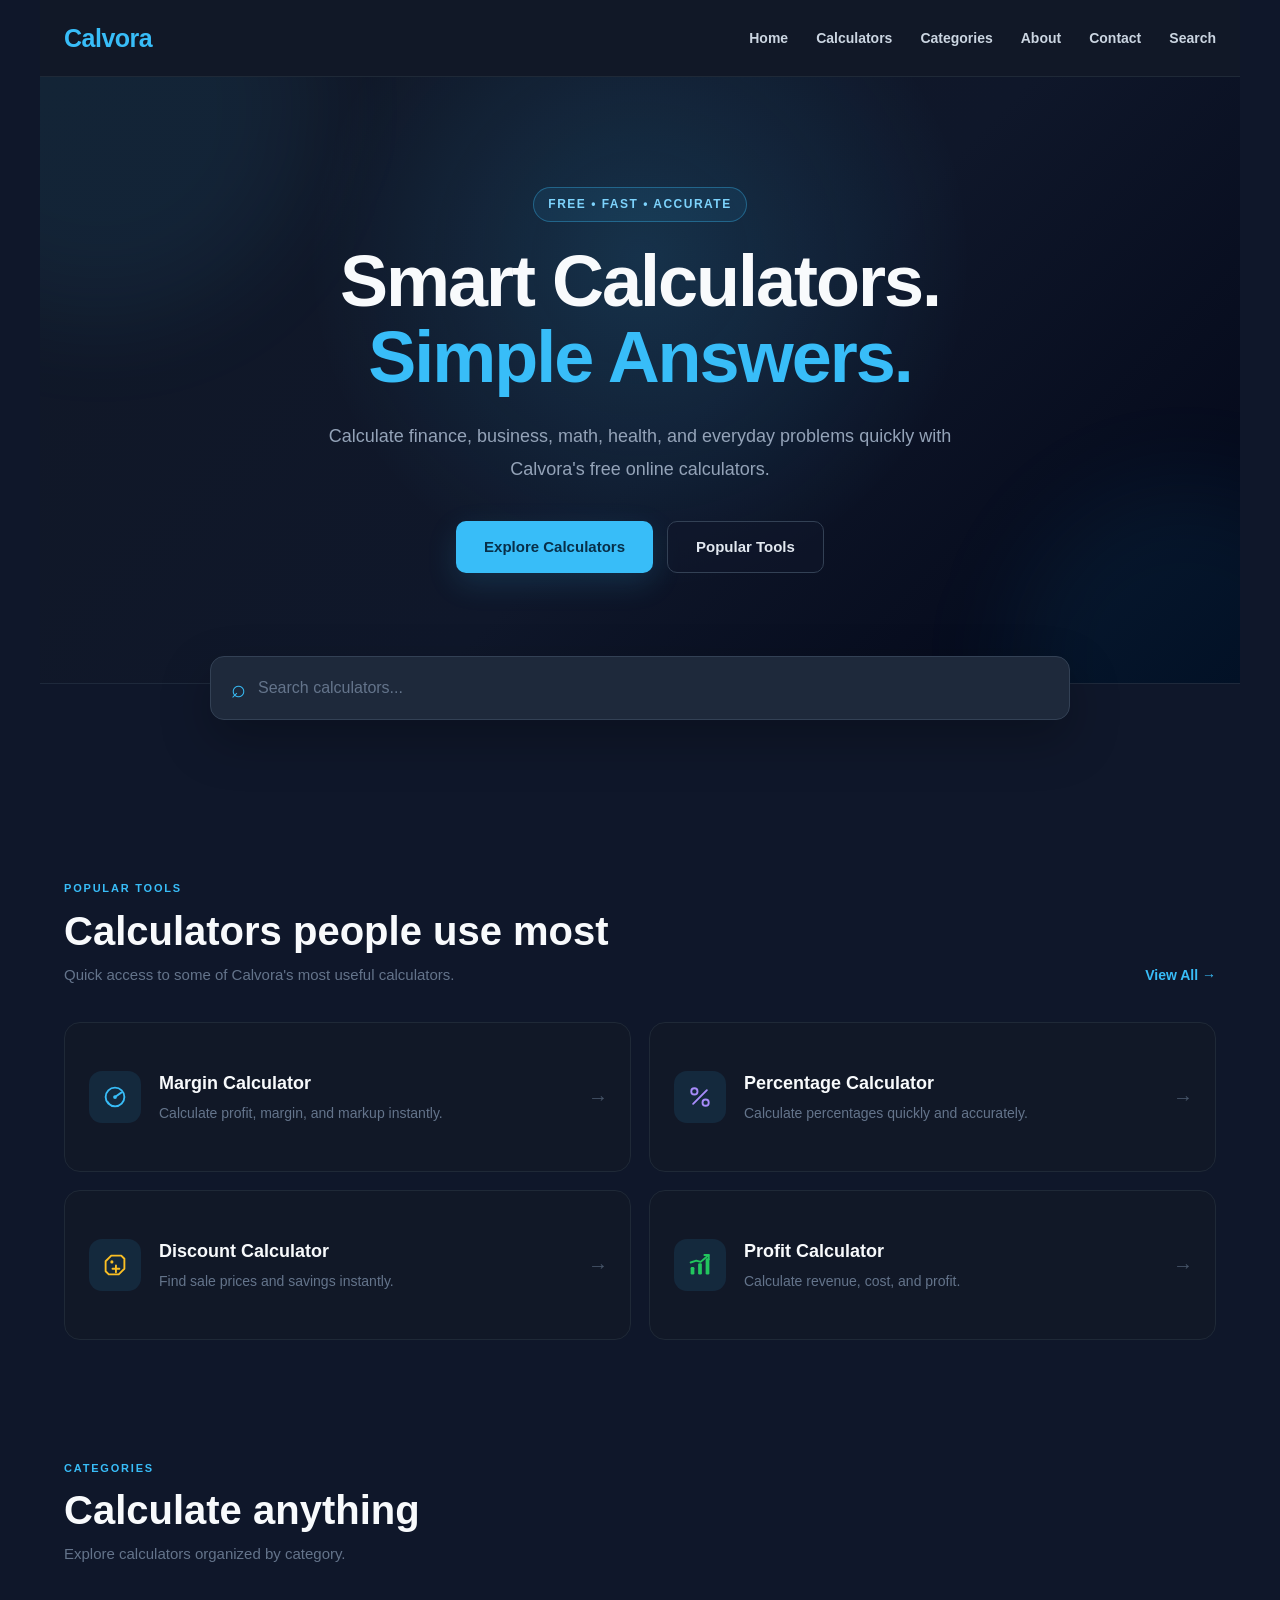
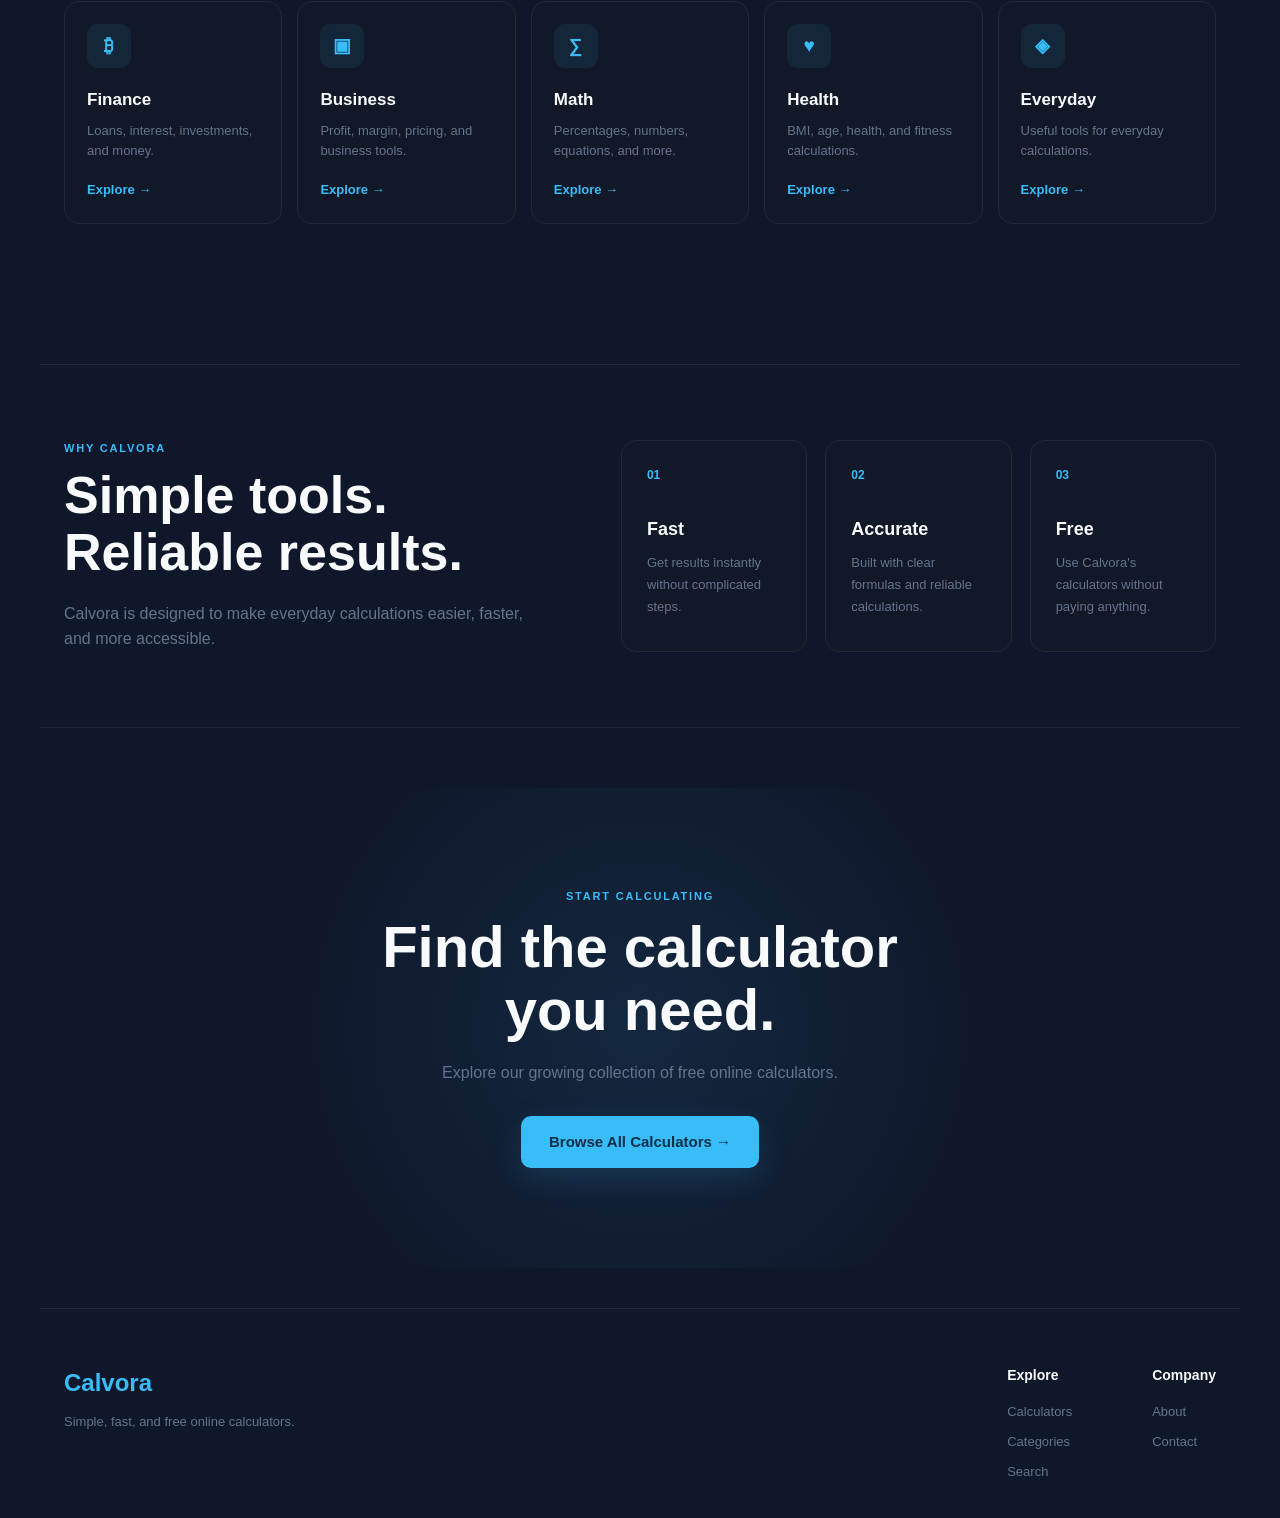
<file: index.html>
<!DOCTYPE html>
<html lang="en">
<head>
  <meta charset="UTF-8">
  <meta name="viewport" content="width=device-width, initial-scale=1.0">

  <title>Calvora – Free Online Calculators</title>

  <meta name="description" content="Calvora provides fast, accurate, and free online calculators for finance, business, math, health, and everyday calculations.">

  <link rel="stylesheet" href="assets/css/style.css">
</head>

<body>

<header id="site-header">

  <div class="logo">
    <a href="./">Calvora</a>
  </div>

  <nav class="main-nav">

    <a href="./">Home</a>

    <a href="./calculators/">Calculators</a>

    <a href="./categories/">Categories</a>

    <a href="./pages/about.html">About</a>

    <a href="./pages/contact.html">Contact</a>

    <a href="./search.html">Search</a>

  </nav>

</header>


<!-- =========================
     PREMIUM HERO SECTION
========================= -->

<section class="hero">

  <div class="hero-content">

    <span class="hero-badge">
      FREE • FAST • ACCURATE
    </span>

    <h1>
      Smart Calculators.<br>
      <span>Simple Answers.</span>
    </h1>

    <p>
      Calculate finance, business, math, health, and everyday problems
      quickly with Calvora's free online calculators.
    </p>

    <div class="hero-actions">

      <a href="./calculators/" class="hero-btn">
        Explore Calculators
      </a>

      <a href="#popular" class="hero-secondary-btn">
        Popular Tools
      </a>

    </div>

  </div>

</section>


<!-- =========================
     CALCULATOR SEARCH
========================= -->

<section class="calculator-search">

  <div class="search-box">

    <span class="search-icon">⌕</span>

    <input
      type="search"
      id="calculatorSearch"
      placeholder="Search calculators..."
      aria-label="Search calculators"
    >

  </div>

</section>


<!-- =========================
     POPULAR CALCULATORS
========================= -->

<section class="section" id="popular">

  <div class="section-heading">

    <div>
      <span class="section-label">POPULAR TOOLS</span>

      <h2>Calculators people use most</h2>

      <p>
        Quick access to some of Calvora's most useful calculators.
      </p>
    </div>

    <a href="./calculators/" class="view-all">
      View All →
    </a>

  </div>


  <div class="calculator-grid">


  <!-- MARGIN CALCULATOR -->

  <a href="./calculators/margin/" class="calculator-card">

    <div class="calculator-icon margin-icon" aria-hidden="true">

      <svg viewBox="0 0 48 48" fill="none">

        <circle
          cx="24"
          cy="24"
          r="15"
          stroke="currentColor"
          stroke-width="3"
        />

        <path
          d="M24 24L34 17"
          stroke="currentColor"
          stroke-width="3"
          stroke-linecap="round"
        />

        <circle
          cx="24"
          cy="24"
          r="3"
          fill="currentColor"
        />

        <path
          d="M13 32C16 37 20 39 24 39"
          stroke="currentColor"
          stroke-width="2"
          stroke-linecap="round"
        />

      </svg>

    </div>

    <div class="calculator-card-content">

      <h3>Margin Calculator</h3>

      <p>
        Calculate profit, margin, and markup instantly.
      </p>

    </div>

    <span class="card-arrow">→</span>

  </a>


  <!-- PERCENTAGE CALCULATOR -->

  <a href="./calculators/percentage/" class="calculator-card">

    <div class="calculator-icon percentage-icon" aria-hidden="true">

      <svg viewBox="0 0 48 48" fill="none">

        <circle
          cx="15"
          cy="15"
          r="5"
          stroke="currentColor"
          stroke-width="3"
        />

        <circle
          cx="33"
          cy="33"
          r="5"
          stroke="currentColor"
          stroke-width="3"
        />

        <path
          d="M35 13L13 35"
          stroke="currentColor"
          stroke-width="3"
          stroke-linecap="round"
        />

      </svg>

    </div>

    <div class="calculator-card-content">

      <h3>Percentage Calculator</h3>

      <p>
        Calculate percentages quickly and accurately.
      </p>

    </div>

    <span class="card-arrow">→</span>

  </a>


  <!-- DISCOUNT CALCULATOR -->

  <a href="./calculators/discount/" class="calculator-card">

    <div class="calculator-icon discount-icon" aria-hidden="true">

      <svg viewBox="0 0 48 48" fill="none">

        <path
          d="M9 18L18 9H34L39 14V30L30 39H14L9 34V18Z"
          stroke="currentColor"
          stroke-width="3"
          stroke-linejoin="round"
        />

        <circle
          cx="19"
          cy="19"
          r="2.5"
          fill="currentColor"
        />

        <path
          d="M20 30H31"
          stroke="currentColor"
          stroke-width="3"
          stroke-linecap="round"
        />

        <path
          d="M25.5 24.5V35.5"
          stroke="currentColor"
          stroke-width="3"
          stroke-linecap="round"
        />

      </svg>

    </div>

    <div class="calculator-card-content">

      <h3>Discount Calculator</h3>

      <p>
        Find sale prices and savings instantly.
      </p>

    </div>

    <span class="card-arrow">→</span>

  </a>


  <!-- PROFIT CALCULATOR -->

  <a href="./calculators/profit/" class="calculator-card">

    <div class="calculator-icon profit-icon" aria-hidden="true">

      <svg viewBox="0 0 48 48" fill="none">

        <rect
          x="9"
          y="27"
          width="6"
          height="12"
          rx="2"
          fill="currentColor"
        />

        <rect
          x="21"
          y="21"
          width="6"
          height="18"
          rx="2"
          fill="currentColor"
        />

        <rect
          x="33"
          y="13"
          width="6"
          height="26"
          rx="2"
          fill="currentColor"
        />

        <path
          d="M9 20L18 17L25 19L38 8"
          stroke="currentColor"
          stroke-width="3"
          stroke-linecap="round"
          stroke-linejoin="round"
        />

        <path
          d="M31 8H38V15"
          stroke="currentColor"
          stroke-width="3"
          stroke-linecap="round"
          stroke-linejoin="round"
        />

      </svg>

    </div>

    <div class="calculator-card-content">

      <h3>Profit Calculator</h3>

      <p>
        Calculate revenue, cost, and profit.
      </p>

    </div>

    <span class="card-arrow">→</span>

  </a>


</div>

</section>


<!-- =========================
     CATEGORIES
========================= -->

<section class="section categories-section">

  <div class="section-heading">

    <div>

      <span class="section-label">CATEGORIES</span>

      <h2>Calculate anything</h2>

      <p>
        Explore calculators organized by category.
      </p>

    </div>

  </div>


  <div class="category-grid">


    <a href="./categories/finance/" class="category-card">

      <span class="category-icon">₿</span>

      <h3>Finance</h3>

      <p>
        Loans, interest, investments, and money.
      </p>

      <span class="category-link">
        Explore →
      </span>

    </a>


    <a href="./categories/business/" class="category-card">

      <span class="category-icon">▣</span>

      <h3>Business</h3>

      <p>
        Profit, margin, pricing, and business tools.
      </p>

      <span class="category-link">
        Explore →
      </span>

    </a>


    <a href="./categories/math/" class="category-card">

      <span class="category-icon">∑</span>

      <h3>Math</h3>

      <p>
        Percentages, numbers, equations, and more.
      </p>

      <span class="category-link">
        Explore →
      </span>

    </a>


    <a href="./categories/health/" class="category-card">

      <span class="category-icon">♥</span>

      <h3>Health</h3>

      <p>
        BMI, age, health, and fitness calculations.
      </p>

      <span class="category-link">
        Explore →
      </span>

    </a>


    <a href="./categories/everyday/" class="category-card">

      <span class="category-icon">◈</span>

      <h3>Everyday</h3>

      <p>
        Useful tools for everyday calculations.
      </p>

      <span class="category-link">
        Explore →
      </span>

    </a>


  </div>

</section>


<!-- =========================
     WHY CALVORA
========================= -->

<section class="why-calvora">

  <div class="why-content">

    <span class="section-label">WHY CALVORA</span>

    <h2>
      Simple tools.<br>
      Reliable results.
    </h2>

    <p>
      Calvora is designed to make everyday calculations easier,
      faster, and more accessible.
    </p>

  </div>


  <div class="features-grid">

    <div class="feature">

      <strong>01</strong>

      <h3>Fast</h3>

      <p>
        Get results instantly without complicated steps.
      </p>

    </div>


    <div class="feature">

      <strong>02</strong>

      <h3>Accurate</h3>

      <p>
        Built with clear formulas and reliable calculations.
      </p>

    </div>


    <div class="feature">

      <strong>03</strong>

      <h3>Free</h3>

      <p>
        Use Calvora's calculators without paying anything.
      </p>

    </div>

  </div>

</section>


<!-- =========================
     CTA
========================= -->

<section class="final-cta">

  <div>

    <span class="section-label">START CALCULATING</span>

    <h2>
      Find the calculator<br>
      you need.
    </h2>

    <p>
      Explore our growing collection of free online calculators.
    </p>

    <a href="./calculators/" class="hero-btn">
      Browse All Calculators →
    </a>

  </div>

</section>


<!-- =========================
     FOOTER
========================= -->

<footer id="site-footer">

  <div class="footer-brand">

    <a href="./" class="footer-logo">
      Calvora
    </a>

    <p>
      Simple, fast, and free online calculators.
    </p>

  </div>


  <div class="footer-links">

    <div>

      <h4>Explore</h4>

      <a href="./calculators/">Calculators</a>
      <a href="./categories/">Categories</a>
      <a href="./search.html">Search</a>

    </div>


    <div>

      <h4>Company</h4>

      <a href="./pages/about.html">About</a>
      <a href="./pages/contact.html">Contact</a>

    </div>

  </div>

</footer>


<script src="assets/js/script.js"></script>

</body>
</html>
</file>
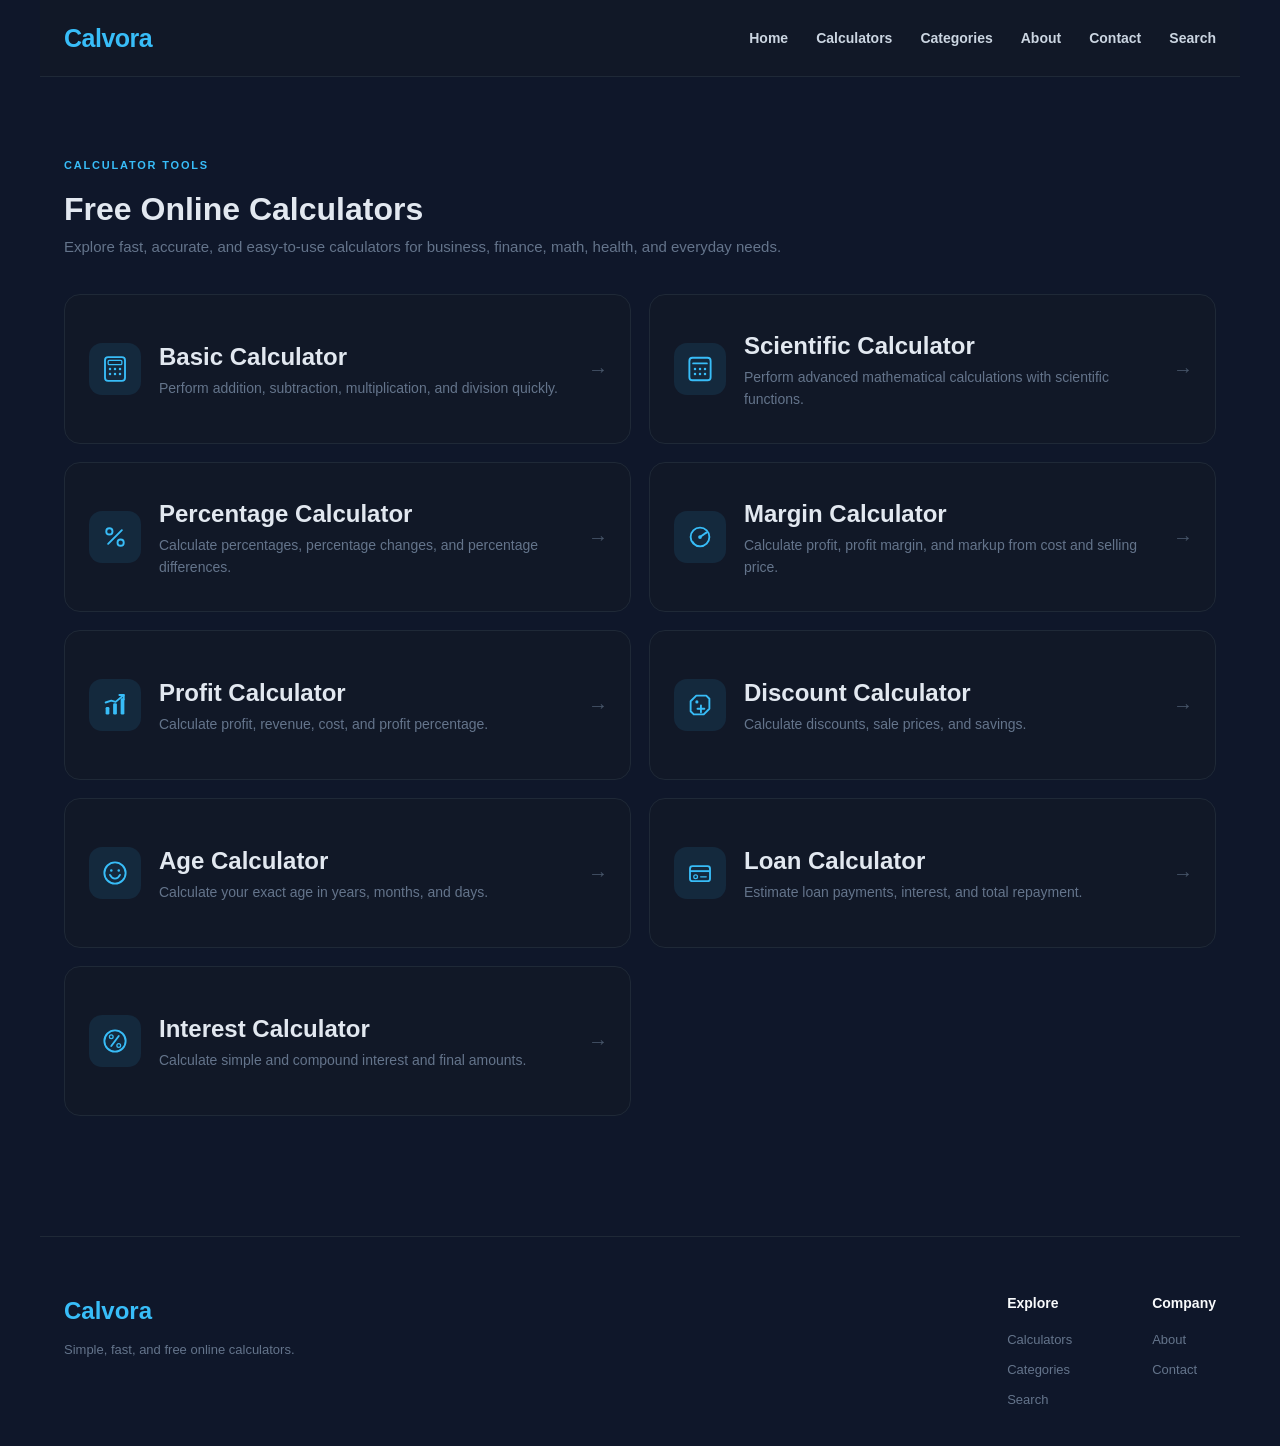
<file: calculators/index.html>
<!DOCTYPE html>
<html lang="en">

<head>

  <meta charset="UTF-8">

  <meta
    name="viewport"
    content="width=device-width, initial-scale=1.0"
  >

  <title>Calculators – Free Online Calculators | Calvora</title>

  <meta
    name="description"
    content="Explore Calvora's free online calculators for business, finance, math, health, and everyday calculations."
  >

  <meta
    name="robots"
    content="index, follow"
  >

  <meta
    name="author"
    content="Calvora"
  >

  <meta
    name="theme-color"
    content="#0f172a"
  >

  <link
    rel="canonical"
    href="https://calvora.net/calculators/"
  >

  <link
    rel="stylesheet"
    href="../assets/css/style.css"
  >

</head>


<body>


<!-- =====================================================
     HEADER
===================================================== -->

<header id="site-header">

  <div class="logo">

    <a href="../">
      Calvora
    </a>

  </div>


  <nav
    class="main-nav"
    aria-label="Main navigation"
  >

    <a href="../">
      Home
    </a>

    <a href="./">
      Calculators
    </a>

    <a href="../categories/">
      Categories
    </a>

    <a href="../pages/about.html">
      About
    </a>

    <a href="../pages/contact.html">
      Contact
    </a>

    <a href="../search.html">
      Search
    </a>

  </nav>

</header>



<!-- =====================================================
     MAIN
===================================================== -->

<main class="section">


  <!-- ===================================================
       PAGE HEADER
  ==================================================== -->

  <div class="section-heading">

    <div>

      <span class="section-label">
        CALCULATOR TOOLS
      </span>

      <h1>
        Free Online Calculators
      </h1>

      <p>
        Explore fast, accurate, and easy-to-use calculators
        for business, finance, math, health, and everyday needs.
      </p>

    </div>

  </div>



  <!-- ===================================================
       CALCULATOR GRID
  ==================================================== -->

  <div class="calculator-grid">


    <!-- BASIC CALCULATOR -->

<a
  href="./basic-calculator/"
  class="calculator-card"
>

      <div
        class="calculator-icon"
        aria-hidden="true"
      >

        <svg
          viewBox="0 0 48 48"
          fill="none"
        >

          <rect
            x="8"
            y="5"
            width="32"
            height="38"
            rx="5"
            stroke="currentColor"
            stroke-width="3"
          />

          <rect
            x="13"
            y="10"
            width="22"
            height="7"
            rx="2"
            stroke="currentColor"
            stroke-width="2"
          />

          <circle
            cx="16"
            cy="24"
            r="2"
            fill="currentColor"
          />

          <circle
            cx="24"
            cy="24"
            r="2"
            fill="currentColor"
          />

          <circle
            cx="32"
            cy="24"
            r="2"
            fill="currentColor"
          />

          <circle
            cx="16"
            cy="32"
            r="2"
            fill="currentColor"
          />

          <circle
            cx="24"
            cy="32"
            r="2"
            fill="currentColor"
          />

          <circle
            cx="32"
            cy="32"
            r="2"
            fill="currentColor"
          />

        </svg>

      </div>


      <div class="calculator-card-content">

        <h2>
          Basic Calculator
        </h2>

        <p>
          Perform addition, subtraction, multiplication,
          and division quickly.
        </p>

      </div>


      <span class="card-arrow">
        →
      </span>

    </a>



    <!-- SCIENTIFIC CALCULATOR -->

    <a
      href="./scientific/"
      class="calculator-card"
    >

      <div
        class="calculator-icon"
        aria-hidden="true"
      >

        <svg
          viewBox="0 0 48 48"
          fill="none"
        >

          <rect
            x="7"
            y="6"
            width="34"
            height="36"
            rx="5"
            stroke="currentColor"
            stroke-width="3"
          />

          <path
            d="M13 15H35"
            stroke="currentColor"
            stroke-width="3"
            stroke-linecap="round"
          />

          <circle
            cx="16"
            cy="24"
            r="2"
            fill="currentColor"
          />

          <circle
            cx="24"
            cy="24"
            r="2"
            fill="currentColor"
          />

          <circle
            cx="32"
            cy="24"
            r="2"
            fill="currentColor"
          />

          <circle
            cx="16"
            cy="32"
            r="2"
            fill="currentColor"
          />

          <circle
            cx="24"
            cy="32"
            r="2"
            fill="currentColor"
          />

          <circle
            cx="32"
            cy="32"
            r="2"
            fill="currentColor"
          />

        </svg>

      </div>


      <div class="calculator-card-content">

        <h2>
          Scientific Calculator
        </h2>

        <p>
          Perform advanced mathematical calculations
          with scientific functions.
        </p>

      </div>


      <span class="card-arrow">
        →
      </span>

    </a>



    <!-- PERCENTAGE CALCULATOR -->

    <a
      href="./percentage/"
      class="calculator-card"
    >

      <div
        class="calculator-icon"
        aria-hidden="true"
      >

        <svg
          viewBox="0 0 48 48"
          fill="none"
        >

          <circle
            cx="15"
            cy="15"
            r="5"
            stroke="currentColor"
            stroke-width="3"
          />

          <circle
            cx="33"
            cy="33"
            r="5"
            stroke="currentColor"
            stroke-width="3"
          />

          <path
            d="M35 13L13 35"
            stroke="currentColor"
            stroke-width="3"
            stroke-linecap="round"
          />

        </svg>

      </div>


      <div class="calculator-card-content">

        <h2>
          Percentage Calculator
        </h2>

        <p>
          Calculate percentages, percentage changes,
          and percentage differences.
        </p>

      </div>


      <span class="card-arrow">
        →
      </span>

    </a>



    <!-- MARGIN CALCULATOR -->

    <a
      href="./margin/"
      class="calculator-card"
    >

      <div
        class="calculator-icon"
        aria-hidden="true"
      >

        <svg
          viewBox="0 0 48 48"
          fill="none"
        >

          <circle
            cx="24"
            cy="24"
            r="15"
            stroke="currentColor"
            stroke-width="3"
          />

          <path
            d="M24 24L34 17"
            stroke="currentColor"
            stroke-width="3"
            stroke-linecap="round"
          />

          <circle
            cx="24"
            cy="24"
            r="3"
            fill="currentColor"
          />

          <path
            d="M13 32C16 37 20 39 24 39"
            stroke="currentColor"
            stroke-width="2"
            stroke-linecap="round"
          />

        </svg>

      </div>


      <div class="calculator-card-content">

        <h2>
          Margin Calculator
        </h2>

        <p>
          Calculate profit, profit margin,
          and markup from cost and selling price.
        </p>

      </div>


      <span class="card-arrow">
        →
      </span>

    </a>



    <!-- PROFIT CALCULATOR -->

    <a
      href="./profit/"
      class="calculator-card"
    >

      <div
        class="calculator-icon"
        aria-hidden="true"
      >

        <svg
          viewBox="0 0 48 48"
          fill="none"
        >

          <rect
            x="9"
            y="27"
            width="6"
            height="12"
            rx="2"
            fill="currentColor"
          />

          <rect
            x="21"
            y="21"
            width="6"
            height="18"
            rx="2"
            fill="currentColor"
          />

          <rect
            x="33"
            y="13"
            width="6"
            height="26"
            rx="2"
            fill="currentColor"
          />

          <path
            d="M9 20L18 17L25 19L38 8"
            stroke="currentColor"
            stroke-width="3"
            stroke-linecap="round"
            stroke-linejoin="round"
          />

          <path
            d="M31 8H38V15"
            stroke="currentColor"
            stroke-width="3"
            stroke-linecap="round"
            stroke-linejoin="round"
          />

        </svg>

      </div>


      <div class="calculator-card-content">

        <h2>
          Profit Calculator
        </h2>

        <p>
          Calculate profit, revenue, cost,
          and profit percentage.
        </p>

      </div>


      <span class="card-arrow">
        →
      </span>

    </a>



    <!-- DISCOUNT CALCULATOR -->

    <a
      href="./discount/"
      class="calculator-card"
    >

      <div
        class="calculator-icon"
        aria-hidden="true"
      >

        <svg
          viewBox="0 0 48 48"
          fill="none"
        >

          <path
            d="M9 18L18 9H34L39 14V30L30 39H14L9 34V18Z"
            stroke="currentColor"
            stroke-width="3"
            stroke-linejoin="round"
          />

          <circle
            cx="19"
            cy="19"
            r="2.5"
            fill="currentColor"
          />

          <path
            d="M20 30H31"
            stroke="currentColor"
            stroke-width="3"
            stroke-linecap="round"
          />

          <path
            d="M25.5 24.5V35.5"
            stroke="currentColor"
            stroke-width="3"
            stroke-linecap="round"
          />

        </svg>

      </div>


      <div class="calculator-card-content">

        <h2>
          Discount Calculator
        </h2>

        <p>
          Calculate discounts, sale prices,
          and savings.
        </p>

      </div>


      <span class="card-arrow">
        →
      </span>

    </a>



    <!-- AGE CALCULATOR -->

    <a
      href="./age/"
      class="calculator-card"
    >

      <div
        class="calculator-icon"
        aria-hidden="true"
      >

        <svg
          viewBox="0 0 48 48"
          fill="none"
        >

          <circle
            cx="24"
            cy="24"
            r="17"
            stroke="currentColor"
            stroke-width="3"
          />

          <path
            d="M16 27C18 31 21 33 24 33C27 33 30 31 32 27"
            stroke="currentColor"
            stroke-width="3"
            stroke-linecap="round"
          />

          <circle
            cx="18"
            cy="20"
            r="2"
            fill="currentColor"
          />

          <circle
            cx="30"
            cy="20"
            r="2"
            fill="currentColor"
          />

        </svg>

      </div>


      <div class="calculator-card-content">

        <h2>
          Age Calculator
        </h2>

        <p>
          Calculate your exact age in years,
          months, and days.
        </p>

      </div>


      <span class="card-arrow">
        →
      </span>

    </a>



    <!-- LOAN CALCULATOR -->

    <a
      href="./loan/"
      class="calculator-card"
    >

      <div
        class="calculator-icon"
        aria-hidden="true"
      >

        <svg
          viewBox="0 0 48 48"
          fill="none"
        >

          <rect
            x="8"
            y="13"
            width="32"
            height="24"
            rx="4"
            stroke="currentColor"
            stroke-width="3"
          />

          <path
            d="M8 21H40"
            stroke="currentColor"
            stroke-width="3"
          />

          <circle
            cx="17"
            cy="30"
            r="3"
            stroke="currentColor"
            stroke-width="2"
          />

          <path
            d="M25 30H34"
            stroke="currentColor"
            stroke-width="2"
            stroke-linecap="round"
          />

        </svg>

      </div>


      <div class="calculator-card-content">

        <h2>
          Loan Calculator
        </h2>

        <p>
          Estimate loan payments, interest,
          and total repayment.
        </p>

      </div>


      <span class="card-arrow">
        →
      </span>

    </a>



    <!-- INTEREST CALCULATOR -->

    <a
      href="./interest/"
      class="calculator-card"
    >

      <div
        class="calculator-icon"
        aria-hidden="true"
      >

        <svg
          viewBox="0 0 48 48"
          fill="none"
        >

          <circle
            cx="24"
            cy="24"
            r="17"
            stroke="currentColor"
            stroke-width="3"
          />

          <path
            d="M30 16L18 32"
            stroke="currentColor"
            stroke-width="3"
            stroke-linecap="round"
          />

          <circle
            cx="18"
            cy="17"
            r="3"
            stroke="currentColor"
            stroke-width="2"
          />

          <circle
            cx="30"
            cy="31"
            r="3"
            stroke="currentColor"
            stroke-width="2"
          />

        </svg>

      </div>


      <div class="calculator-card-content">

        <h2>
          Interest Calculator
        </h2>

        <p>
          Calculate simple and compound interest
          and final amounts.
        </p>

      </div>


      <span class="card-arrow">
        →
      </span>

    </a>


  </div>

</main>



<!-- =====================================================
     FOOTER
===================================================== -->

<footer id="site-footer">

  <div class="footer-brand">

    <a
      href="../"
      class="footer-logo"
    >
      Calvora
    </a>

    <p>
      Simple, fast, and free online calculators.
    </p>

  </div>


  <div class="footer-links">

    <div>

      <h4>
        Explore
      </h4>

      <a href="./">
        Calculators
      </a>

      <a href="../categories/">
        Categories
      </a>

      <a href="../search.html">
        Search
      </a>

    </div>


    <div>

      <h4>
        Company
      </h4>

      <a href="../pages/about.html">
        About
      </a>

      <a href="../pages/contact.html">
        Contact
      </a>

    </div>

  </div>

</footer>



<script src="../assets/js/script.js"></script>

</body>

</html>
</file>
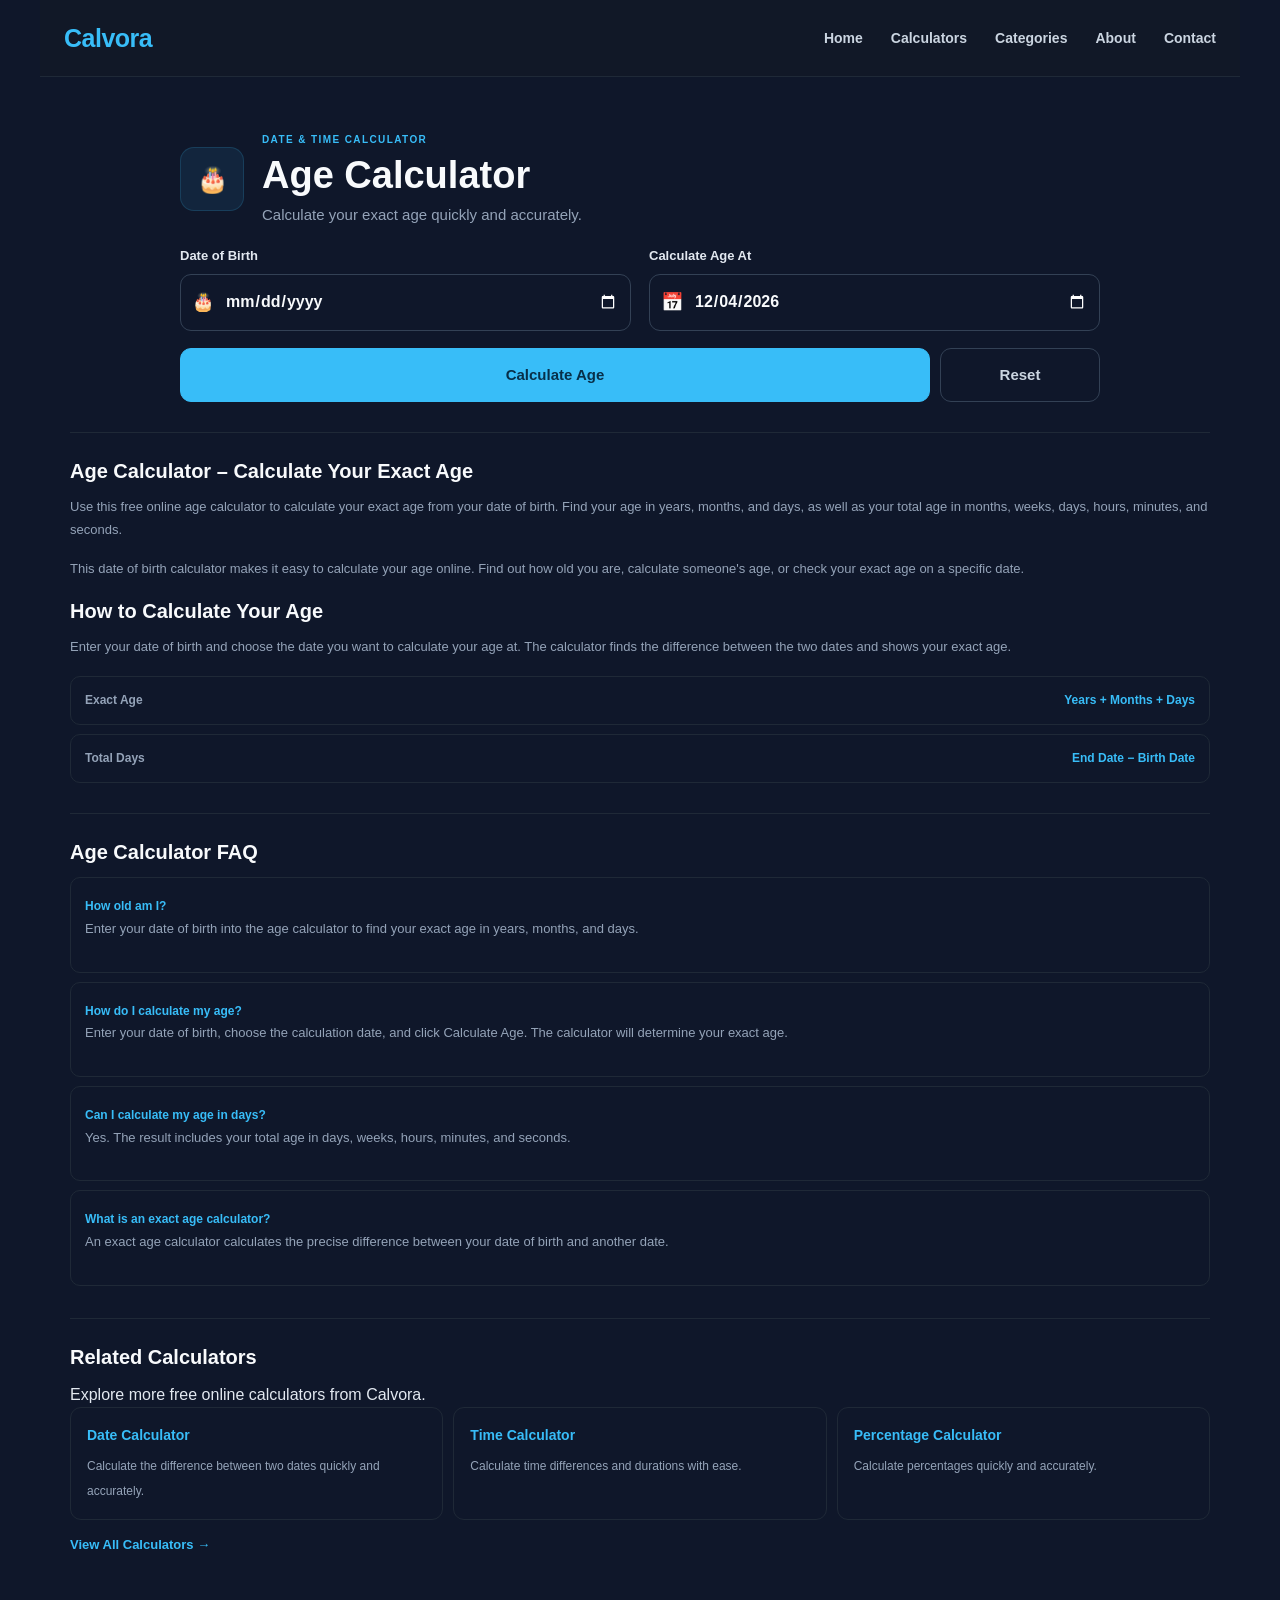
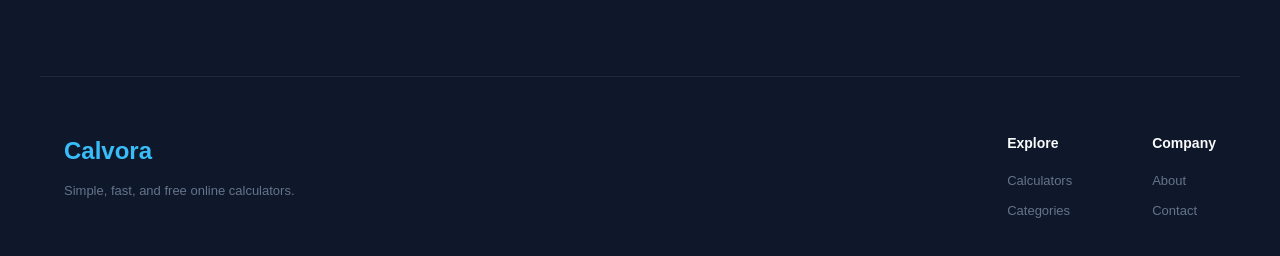
<file: calculators/age/index.html>
<!DOCTYPE html><html lang="en"><head>  <!-- =====================================================
       BASIC SEO
  ====================================================== -->  <meta charset="UTF-8"><meta
name="viewport"
content="width=device-width, initial-scale=1.0"

«»

 
  </title><meta
name="description"
content="Calculate your exact age online in years, months, days, weeks, hours, minutes, and seconds with Calvora's free age calculator."

«»

<meta
name="keywords"
content="age calculator, calculate age, exact age calculator, age calculator online, date of birth calculator, calculate my age, how old am I, age in years months and days, age in days"

«»

<meta
name="robots"
content="index, follow, max-image-preview:large, max-snippet:-1, max-video-preview:-1"

«»

<meta
name="googlebot"
content="index, follow, max-image-preview:large, max-snippet:-1, max-video-preview:-1"

«»

<meta
name="author"
content="Calvora"

«»

<meta
name="theme-color"
content="#0f172a"

«»

  <!-- =====================================================
       CANONICAL
  ====================================================== -->  <link
    rel="canonical"
    href="https://calvora.net/calculators/age/"
  >  <!-- =====================================================
       OPEN GRAPH
  ====================================================== --><meta
property="og:type"
content="website"

«»

<meta
property="og:title"
content="Age Calculator – Calculate Your Exact Age | Calvora"

«»

<meta
property="og:description"
content="Free online age calculator. Calculate your exact age in years, months, days, weeks, hours, minutes, and seconds."

«»

<meta
property="og:url"
content="https://calvora.net/calculators/age/"

«»

<meta
property="og:site_name"
content="Calvora"

«»

<meta
property="og:locale"
content="en_US"

«»

  <!-- =====================================================
       TWITTER CARD
  ====================================================== --><meta
name="twitter:card"
content="summary"

«»

<meta
name="twitter:title"
content="Age Calculator – Calculate Your Exact Age | Calvora"

«»

<meta
name="twitter:description"
content="Calculate your exact age in years, months, days, weeks, hours, minutes, and seconds with Calvora."

«»

<meta
name="twitter:url"
content="https://calvora.net/calculators/age/"

«»

  <!-- =====================================================
       CALVORA GLOBAL CSS
  ====================================================== -->  <link
    rel="stylesheet"
    href="../../assets/css/style.css"
  >  <!-- =====================================================
       AGE CALCULATOR CSS
  ====================================================== -->  <link
    rel="stylesheet"
    href="./age.css"
  >  <!-- =====================================================
       STRUCTURED DATA
       WebApplication
  ====================================================== -->  <script type="application/ld+json">
  {
    "@context": "https://schema.org",
    "@type": "WebApplication",
    "name": "Age Calculator",
    "alternateName": "Exact Age Calculator",
    "url": "https://calvora.net/calculators/age/",
    "description": "Free online age calculator that calculates exact age in years, months, days, weeks, hours, minutes, and seconds.",
    "applicationCategory": "UtilitiesApplication",
    "operatingSystem": "All",
    "browserRequirements": "Requires JavaScript",
    "isAccessibleForFree": true,
    "publisher": {
      "@type": "Organization",
      "name": "Calvora",
      "url": "https://calvora.net/"
    }
  }
  </script>  <!-- =====================================================
       BREADCRUMB STRUCTURED DATA
  ====================================================== -->  <script type="application/ld+json">
  {
    "@context": "https://schema.org",
    "@type": "BreadcrumbList",
    "itemListElement": [
      {
        "@type": "ListItem",
        "position": 1,
        "name": "Home",
        "item": "https://calvora.net/"
      },
      {
        "@type": "ListItem",
        "position": 2,
        "name": "Calculators",
        "item": "https://calvora.net/calculators/"
      },
      {
        "@type": "ListItem",
        "position": 3,
        "name": "Age Calculator",
        "item": "https://calvora.net/calculators/age/"
      }
    ]
  }
  </script>  <!-- =====================================================
       FAQ STRUCTURED DATA
  ====================================================== -->  <script type="application/ld+json">
  {
    "@context": "https://schema.org",
    "@type": "FAQPage",
    "mainEntity": [
      {
        "@type": "Question",
        "name": "How old am I?",
        "acceptedAnswer": {
          "@type": "Answer",
          "text": "Enter your date of birth and choose the date you want to calculate your age at. The calculator will show your exact age in years, months, and days."
        }
      },
      {
        "@type": "Question",
        "name": "How do I calculate my age?",
        "acceptedAnswer": {
          "@type": "Answer",
          "text": "Enter your date of birth, select the date to calculate your age at, and click Calculate Age. The calculator will calculate your exact age."
        }
      },
      {
        "@type": "Question",
        "name": "Can I calculate my age in days?",
        "acceptedAnswer": {
          "@type": "Answer",
          "text": "Yes. The Age Calculator shows your total age in days, weeks, hours, minutes, and seconds."
        }
      },
      {
        "@type": "Question",
        "name": "What is an exact age calculator?",
        "acceptedAnswer": {
          "@type": "Answer",
          "text": "An exact age calculator calculates the difference between a date of birth and a selected date in years, months, and days."
        }
      }
    ]
  }
  </script></head><body><!-- =====================================================
     HEADER
===================================================== --><header id="site-header">  <div class="logo"><a href="../../">
  Calvora
</a>

  </div>  <nav class="main-nav" aria-label="Main navigation"><a href="../../">
  Home
</a>

<a href="../">
  Calculators
</a>

<a href="../../categories/">
  Categories
</a>

<a href="../../pages/about.html">
  About
</a>

<a href="../../pages/contact.html">
  Contact
</a>

  </nav></header><!-- =====================================================
     MAIN CONTENT
===================================================== --><main class="age-page">  <!-- ===================================================
       CALCULATOR
  ==================================================== -->  <section
    class="age-calculator"
    aria-labelledby="age-calculator-title"
  ><!-- =================================================
     CALCULATOR HEADER
================================================== -->

<div class="age-header">

  <div
    class="age-icon"
    aria-hidden="true"
  >
    🎂
  </div>


  <div>

    <span class="calculator-label">
      DATE &amp; TIME CALCULATOR
    </span>


    <h1 id="age-calculator-title">
      Age Calculator
    </h1>


    <p>
      Calculate your exact age quickly and accurately.
    </p>

  </div>

</div>



<!-- =================================================
     INPUT FORM
================================================== -->

<div class="age-form">


  <!-- DATE OF BIRTH -->

  <div class="date-field">

    <label for="birthDate">
      Date of Birth
    </label>


    <div class="date-input-wrap">

      <span aria-hidden="true">
        🎂
      </span>


      <input
        type="date"
        id="birthDate"
        autocomplete="bday"
        aria-label="Date of Birth"
      >

    </div>

  </div>



  <!-- CALCULATION DATE -->

  <div class="date-field">

    <label for="ageAtDate">
      Calculate Age At
    </label>


    <div class="date-input-wrap">

      <span aria-hidden="true">
        📅
      </span>


      <input
        type="date"
        id="ageAtDate"
        aria-label="Calculate Age At"
      >

    </div>

  </div>

</div>



<!-- =================================================
     ERROR MESSAGE
================================================== -->

<div
  id="ageError"
  class="age-error"
  hidden
  role="alert"
></div>



<!-- =================================================
     BUTTONS
================================================== -->

<div class="age-actions">

  <button
    type="button"
    id="calculateAge"
    class="age-btn calculate-btn"
  >
    Calculate Age
  </button>


  <button
    type="button"
    id="resetAge"
    class="age-btn reset-btn"
  >
    Reset
  </button>

</div>



<!-- =================================================
     RESULTS
================================================== -->

<section
  id="ageResults"
  class="age-results"
  hidden
  aria-live="polite"
  aria-label="Age calculation result"
>


  <div class="result-heading">
    Your Exact Age
  </div>



  <div class="age-main-result">


    <div class="result-kicker">
      Age:
    </div>


    <strong id="exactAge">
      —
    </strong>



    <div class="age-lines">


      <div>
        <span>or</span>

        <strong id="totalMonths">
          —
        </strong>

        months

        <strong id="remainingMonthDays">
          —
        </strong>

        days
      </div>



      <div>
        <span>or</span>

        <strong id="totalWeeks">
          —
        </strong>

        weeks

        <strong id="remainingWeekDays">
          —
        </strong>

        days
      </div>



      <div>
        <span>or</span>

        <strong id="totalDays">
          —
        </strong>

        days
      </div>



      <div>
        <span>or</span>

        <strong id="totalHours">
          —
        </strong>

        hours
      </div>



      <div>
        <span>or</span>

        <strong id="totalMinutes">
          —
        </strong>

        minutes
      </div>



      <div>
        <span>or</span>

        <strong id="totalSeconds">
          —
        </strong>

        seconds
      </div>


    </div>

  </div>



  <!-- =================================================
       EXTRA INFORMATION
  ================================================== -->

  <div class="birthday-card">


    <div>

      <span>
        Next Birthday
      </span>

      <strong id="nextBirthday">
        —
      </strong>

    </div>



    <div>

      <span>
        Day of Birth
      </span>

      <strong id="birthWeekday">
        —
      </strong>

    </div>



    <div>

      <span>
        Days Until Birthday
      </span>

      <strong id="daysUntilBirthday">
        —
      </strong>

    </div>


  </div>


</section>

  </section>  <!-- =====================================================
       SEO CONTENT
  ====================================================== -->  <section
    class="age-info"
    aria-labelledby="age-seo-title"
  ><h2 id="age-seo-title">
  Age Calculator – Calculate Your Exact Age
</h2>


<p>
  Use this free online age calculator to calculate your exact age
  from your date of birth. Find your age in years, months, and days,
  as well as your total age in months, weeks, days, hours, minutes,
  and seconds.
</p>


<p>
  This date of birth calculator makes it easy to calculate your age
  online. Find out how old you are, calculate someone's age, or check
  your exact age on a specific date.
</p>



<!-- =================================================
     FORMULA
================================================== -->

<h2>
  How to Calculate Your Age
</h2>


<p>
  Enter your date of birth and choose the date you want to calculate
  your age at. The calculator finds the difference between the two
  dates and shows your exact age.
</p>



<div class="formula-box">

  <span>
    Exact Age
  </span>

  <strong>
    Years + Months + Days
  </strong>

</div>



<div class="formula-box">

  <span>
    Total Days
  </span>

  <strong>
    End Date − Birth Date
  </strong>

</div>

  </section>  <!-- =====================================================
       FAQ
  ====================================================== -->  <section
    class="age-info"
    aria-labelledby="age-faq-title"
  ><h2 id="age-faq-title">
  Age Calculator FAQ
</h2>


<div class="formula-box">

  <div>

    <strong>
      How old am I?
    </strong>

    <p>
      Enter your date of birth into the age calculator
      to find your exact age in years, months, and days.
    </p>

  </div>

</div>



<div class="formula-box">

  <div>

    <strong>
      How do I calculate my age?
    </strong>

    <p>
      Enter your date of birth, choose the calculation date,
      and click Calculate Age. The calculator will determine
      your exact age.
    </p>

  </div>

</div>



<div class="formula-box">

  <div>

    <strong>
      Can I calculate my age in days?
    </strong>

    <p>
      Yes. The result includes your total age in days,
      weeks, hours, minutes, and seconds.
    </p>

  </div>

</div>



<div class="formula-box">

  <div>

    <strong>
      What is an exact age calculator?
    </strong>

    <p>
      An exact age calculator calculates the precise difference
      between your date of birth and another date.
    </p>

  </div>

</div>

  </section>  <!-- =====================================================
       RELATED CALCULATORS
  ====================================================== -->  <section
    class="related-calculators"
    aria-labelledby="related-calculators-title"
  ><h2 id="related-calculators-title">
  Related Calculators
</h2>


<p>
  Explore more free online calculators from Calvora.
</p>



<div class="related-grid">


  <a
    href="../date/"
    class="related-card"
  >

    <strong>
      Date Calculator
    </strong>

    <span>
      Calculate the difference between two dates quickly and accurately.
    </span>

  </a>



  <a
    href="../time/"
    class="related-card"
  >

    <strong>
      Time Calculator
    </strong>

    <span>
      Calculate time differences and durations with ease.
    </span>

  </a>



  <a
    href="../percentage/"
    class="related-card"
  >

    <strong>
      Percentage Calculator
    </strong>

    <span>
      Calculate percentages quickly and accurately.
    </span>

  </a>


</div>



<a
  href="../"
  class="all-calculators-link"
>
  View All Calculators →
</a>

  </section></main><!-- =====================================================
     FOOTER
===================================================== --><footer id="site-footer">  <div class="footer-brand"><a
  href="../../"
  class="footer-logo"
>
  Calvora
</a>


<p>
  Simple, fast, and free online calculators.
</p>

  </div>  <div class="footer-links"><div>

  <h4>
    Explore
  </h4>


  <a href="../">
    Calculators
  </a>


  <a href="../../categories/">
    Categories
  </a>

</div>



<div>

  <h4>
    Company
  </h4>


  <a href="../../pages/about.html">
    About
  </a>


  <a href="../../pages/contact.html">
    Contact
  </a>

</div>

  </div></footer><!-- =====================================================
     JAVASCRIPT
===================================================== --><script src="./age.js"></script></body></html>
</file>
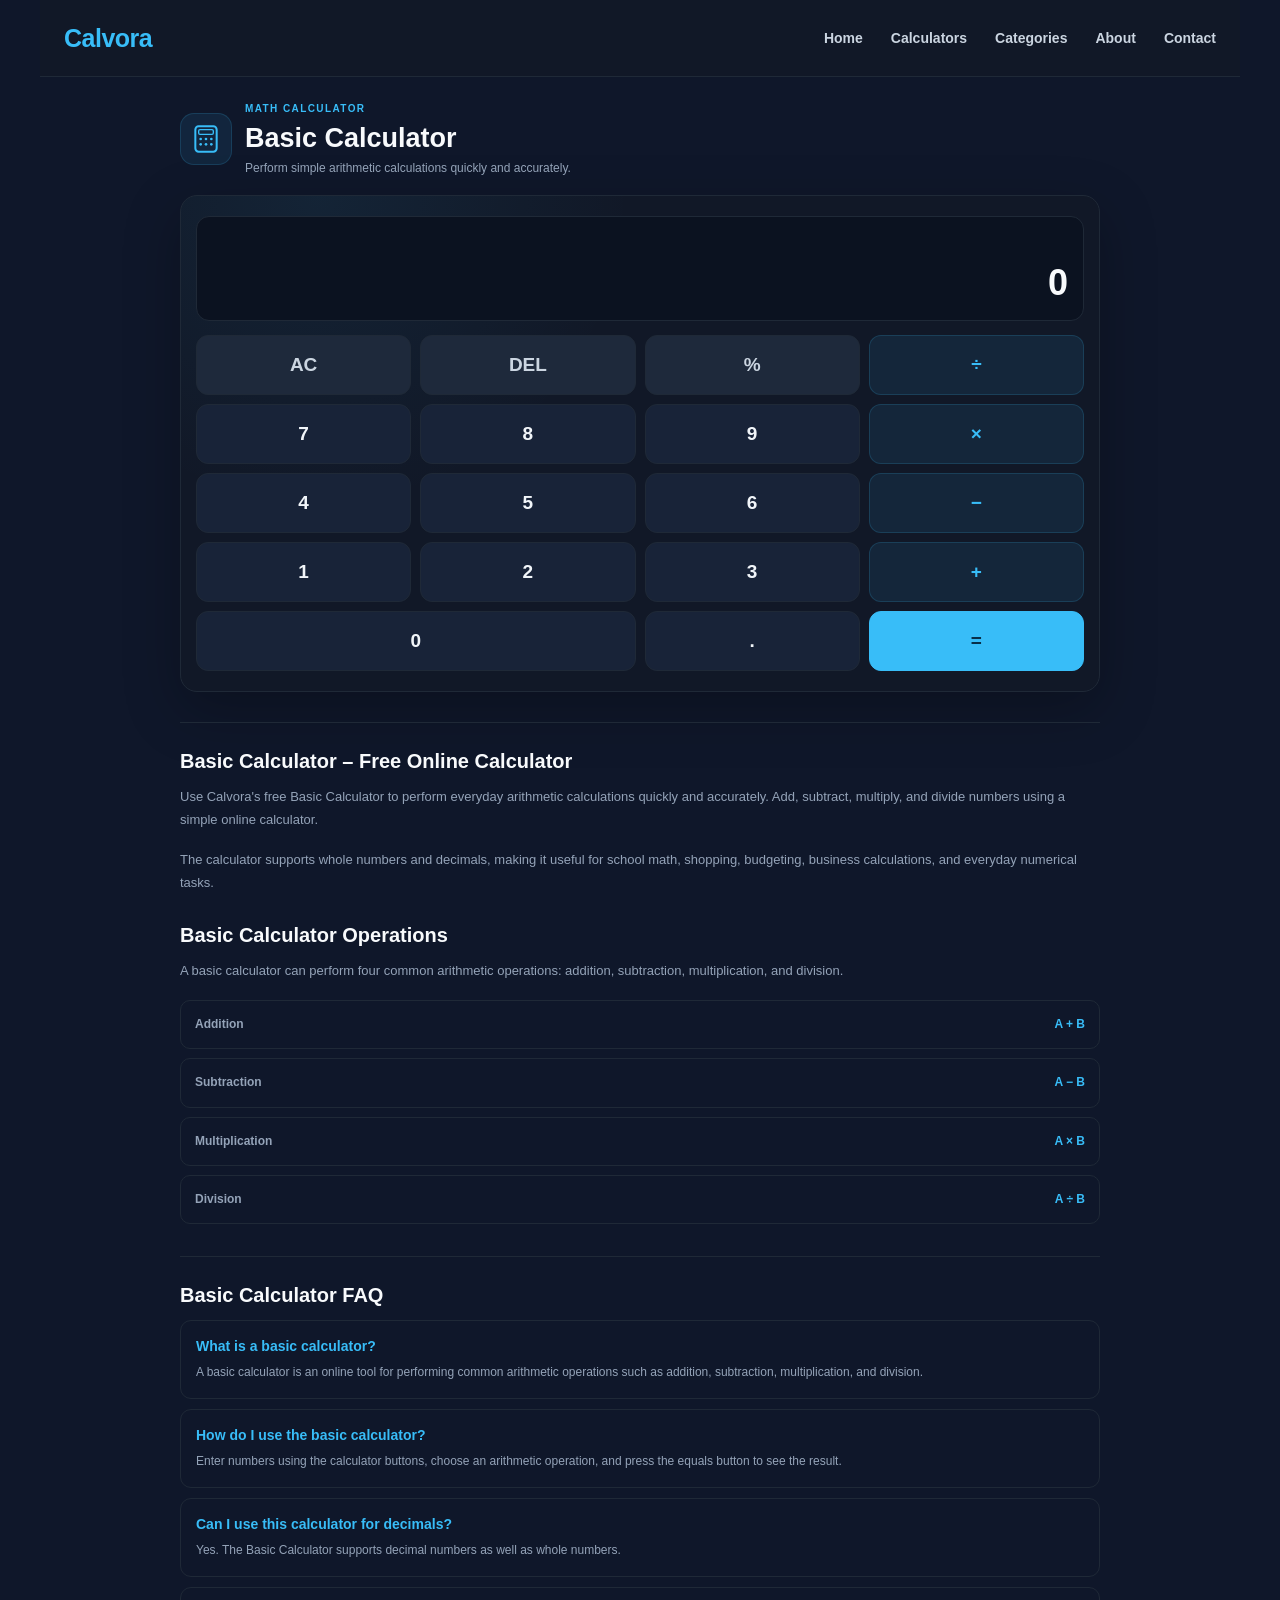
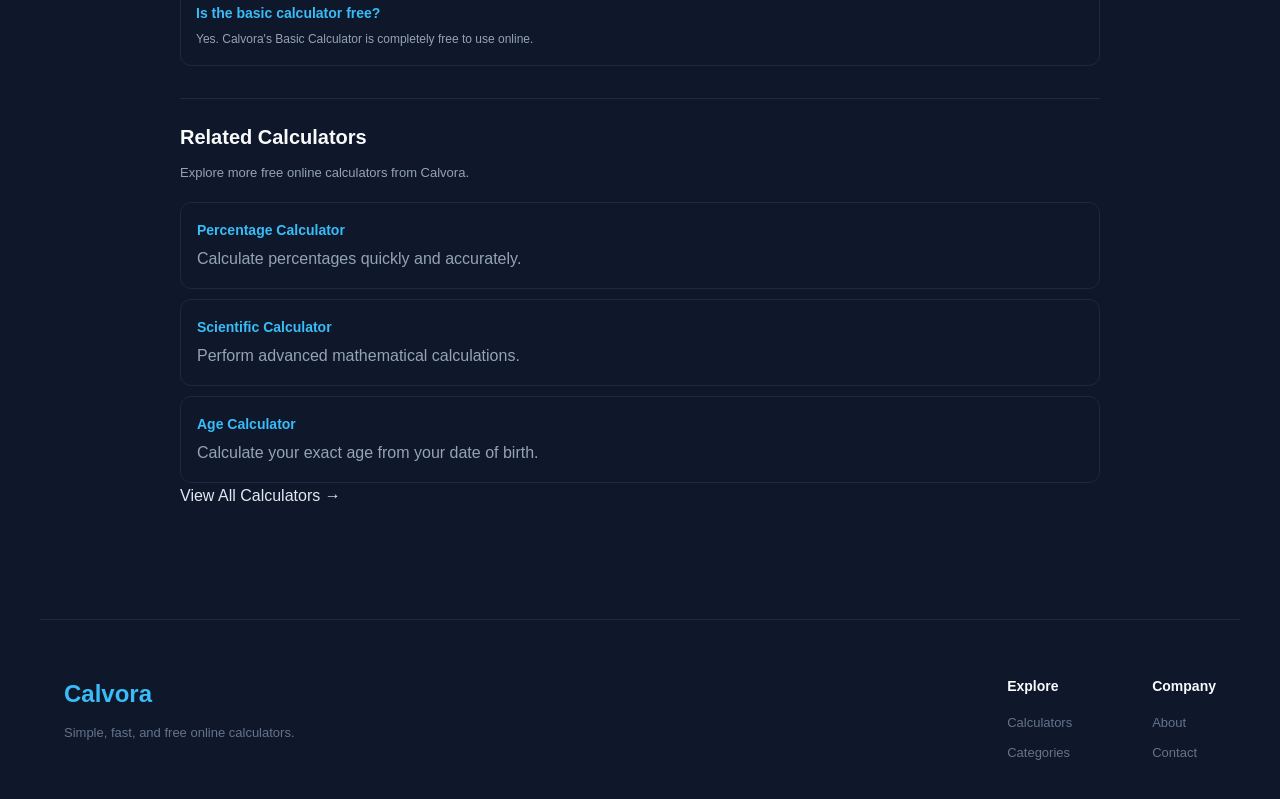
<file: calculators/basic-calculator/index.html>
<!DOCTYPE html>
<html lang="en">

<head>

  <!-- =====================================================
       BASIC SEO
  ====================================================== -->

  <meta charset="UTF-8">

  <meta
    name="viewport"
    content="width=device-width, initial-scale=1.0"
  >

  <title>
    Basic Calculator – Free Online Calculator | Calvora
  </title>

  <meta
    name="description"
    content="Use Calvora's free Basic Calculator for addition, subtraction, multiplication, division, percentages, decimals, and everyday calculations."
  >

  <meta
    name="keywords"
    content="basic calculator, online calculator, free calculator, simple calculator, math calculator, arithmetic calculator, addition calculator, subtraction calculator, multiplication calculator, division calculator"
  >

  <meta
    name="robots"
    content="index, follow, max-image-preview:large, max-snippet:-1, max-video-preview:-1"
  >

  <meta
    name="googlebot"
    content="index, follow, max-image-preview:large, max-snippet:-1, max-video-preview:-1"
  >

  <meta
    name="author"
    content="Calvora"
  >

  <meta
    name="theme-color"
    content="#0f172a"
  >


  <!-- =====================================================
       CANONICAL
  ====================================================== -->

  <link
    rel="canonical"
    href="https://calvora.net/calculators/basic-calculator/"
  >


  <!-- =====================================================
       OPEN GRAPH
  ====================================================== -->

  <meta
    property="og:type"
    content="website"
  >

  <meta
    property="og:title"
    content="Basic Calculator – Free Online Calculator | Calvora"
  >

  <meta
    property="og:description"
    content="Use Calvora's free Basic Calculator for everyday arithmetic calculations including addition, subtraction, multiplication, and division."
  >

  <meta
    property="og:url"
    content="https://calvora.net/calculators/basic-calculator/"
  >

  <meta
    property="og:site_name"
    content="Calvora"
  >

  <meta
    property="og:locale"
    content="en_US"
  >


  <!-- =====================================================
       TWITTER CARD
  ====================================================== -->

  <meta
    name="twitter:card"
    content="summary"
  >

  <meta
    name="twitter:title"
    content="Basic Calculator – Free Online Calculator | Calvora"
  >

  <meta
    name="twitter:description"
    content="Free online basic calculator for addition, subtraction, multiplication, division, percentages, and everyday math."
  >

  <meta
    name="twitter:url"
    content="https://calvora.net/calculators/basic-calculator/"
  >


  <!-- =====================================================
       GLOBAL CSS
  ====================================================== -->

  <link
    rel="stylesheet"
    href="../../assets/css/style.css"
  >


  <!-- =====================================================
       BASIC CALCULATOR CSS
  ====================================================== -->

  <link
    rel="stylesheet"
    href="./basic-calculator.css"
  >


  <!-- =====================================================
       WEB APPLICATION SCHEMA
  ====================================================== -->

  <script type="application/ld+json">
  {
    "@context": "https://schema.org",
    "@type": "WebApplication",
    "name": "Basic Calculator",
    "alternateName": "Online Basic Calculator",
    "url": "https://calvora.net/calculators/basic-calculator/",
    "description": "Free online basic calculator for addition, subtraction, multiplication, division, percentages, decimals, and everyday arithmetic.",
    "applicationCategory": "CalculatorApplication",
    "operatingSystem": "All",
    "browserRequirements": "Requires JavaScript",
    "isAccessibleForFree": true,
    "publisher": {
      "@type": "Organization",
      "name": "Calvora",
      "url": "https://calvora.net/"
    }
  }
  </script>


  <!-- =====================================================
       BREADCRUMB SCHEMA
  ====================================================== -->

  <script type="application/ld+json">
  {
    "@context": "https://schema.org",
    "@type": "BreadcrumbList",
    "itemListElement": [
      {
        "@type": "ListItem",
        "position": 1,
        "name": "Home",
        "item": "https://calvora.net/"
      },
      {
        "@type": "ListItem",
        "position": 2,
        "name": "Calculators",
        "item": "https://calvora.net/calculators/"
      },
      {
        "@type": "ListItem",
        "position": 3,
        "name": "Basic Calculator",
        "item": "https://calvora.net/calculators/basic-calculator/"
      }
    ]
  }
  </script>


  <!-- =====================================================
       FAQ SCHEMA
  ====================================================== -->

  <script type="application/ld+json">
  {
    "@context": "https://schema.org",
    "@type": "FAQPage",
    "mainEntity": [
      {
        "@type": "Question",
        "name": "What is a basic calculator?",
        "acceptedAnswer": {
          "@type": "Answer",
          "text": "A basic calculator is an online tool used for common arithmetic operations such as addition, subtraction, multiplication, and division."
        }
      },
      {
        "@type": "Question",
        "name": "How do I use the basic calculator?",
        "acceptedAnswer": {
          "@type": "Answer",
          "text": "Enter numbers using the calculator buttons and select the arithmetic operation you want to perform. Press the equals button to calculate the result."
        }
      },
      {
        "@type": "Question",
        "name": "Can I use this calculator for decimals?",
        "acceptedAnswer": {
          "@type": "Answer",
          "text": "Yes. The Basic Calculator supports decimal numbers and common arithmetic calculations."
        }
      },
      {
        "@type": "Question",
        "name": "Is the basic calculator free?",
        "acceptedAnswer": {
          "@type": "Answer",
          "text": "Yes. Calvora's Basic Calculator is free to use online."
        }
      }
    ]
  }
  </script>

</head>


<body>


<!-- =====================================================
     HEADER
===================================================== -->

<header id="site-header">

  <div class="logo">

    <a href="../../">
      Calvora
    </a>

  </div>


  <nav
    class="main-nav"
    aria-label="Main navigation"
  >

    <a href="../../">
      Home
    </a>

    <a href="../">
      Calculators
    </a>

    <a href="../../categories/">
      Categories
    </a>

    <a href="../../pages/about.html">
      About
    </a>

    <a href="../../pages/contact.html">
      Contact
    </a>

  </nav>

</header>



<!-- =====================================================
     MAIN
===================================================== -->

<main class="basic-calculator-page">


  <!-- ===================================================
       CALCULATOR
  ==================================================== -->

  <section
    class="basic-calculator"
    aria-labelledby="basic-calculator-title"
  >


    <!-- =================================================
         CALCULATOR HEADER
    ================================================== -->

    <div class="basic-header">


      <div
        class="basic-icon"
        aria-hidden="true"
      >

        <svg
          viewBox="0 0 48 48"
          fill="none"
        >

          <rect
            x="8"
            y="5"
            width="32"
            height="38"
            rx="5"
            stroke="currentColor"
            stroke-width="3"
          />

          <rect
            x="13"
            y="10"
            width="22"
            height="7"
            rx="2"
            stroke="currentColor"
            stroke-width="2"
          />

          <circle
            cx="16"
            cy="24"
            r="2"
            fill="currentColor"
          />

          <circle
            cx="24"
            cy="24"
            r="2"
            fill="currentColor"
          />

          <circle
            cx="32"
            cy="24"
            r="2"
            fill="currentColor"
          />

          <circle
            cx="16"
            cy="32"
            r="2"
            fill="currentColor"
          />

          <circle
            cx="24"
            cy="32"
            r="2"
            fill="currentColor"
          />

          <circle
            cx="32"
            cy="32"
            r="2"
            fill="currentColor"
          />

        </svg>

      </div>


      <div>

        <span class="calculator-label">
          MATH CALCULATOR
        </span>


        <h1 id="basic-calculator-title">
          Basic Calculator
        </h1>


        <p>
          Perform simple arithmetic calculations quickly and accurately.
        </p>

      </div>

    </div>



    <!-- =================================================
         CALCULATOR BOX
    ================================================== -->

    <div class="calculator-box">


      <!-- DISPLAY -->

      <div class="basic-display">

        <div
          id="basicExpression"
          class="basic-expression"
          aria-hidden="true"
        ></div>


        <output
          id="basicDisplay"
          class="basic-result"
          aria-label="Calculator display"
        >
          0
        </output>

      </div>



      <!-- =================================================
           CALCULATOR BUTTONS
      ================================================== -->

      <div
        class="basic-keypad"
        role="group"
        aria-label="Basic calculator keypad"
      >


        <!-- ROW 1 -->

        <button
          type="button"
          class="calc-key function-key"
          data-action="clear"
          aria-label="Clear"
        >
          AC
        </button>


        <button
          type="button"
          class="calc-key function-key"
          data-action="delete"
          aria-label="Delete"
        >
          DEL
        </button>


        <button
          type="button"
          class="calc-key function-key"
          data-action="percent"
          aria-label="Percent"
        >
          %
        </button>


        <button
          type="button"
          class="calc-key operator-key"
          data-action="operator"
          data-value="÷"
          aria-label="Divide"
        >
          ÷
        </button>



        <!-- ROW 2 -->

        <button
          type="button"
          class="calc-key number-key"
          data-value="7"
        >
          7
        </button>


        <button
          type="button"
          class="calc-key number-key"
          data-value="8"
        >
          8
        </button>


        <button
          type="button"
          class="calc-key number-key"
          data-value="9"
        >
          9
        </button>


        <button
          type="button"
          class="calc-key operator-key"
          data-action="operator"
          data-value="×"
          aria-label="Multiply"
        >
          ×
        </button>



        <!-- ROW 3 -->

        <button
          type="button"
          class="calc-key number-key"
          data-value="4"
        >
          4
        </button>


        <button
          type="button"
          class="calc-key number-key"
          data-value="5"
        >
          5
        </button>


        <button
          type="button"
          class="calc-key number-key"
          data-value="6"
        >
          6
        </button>


        <button
          type="button"
          class="calc-key operator-key"
          data-action="operator"
          data-value="−"
          aria-label="Subtract"
        >
          −
        </button>



        <!-- ROW 4 -->

        <button
          type="button"
          class="calc-key number-key"
          data-value="1"
        >
          1
        </button>


        <button
          type="button"
          class="calc-key number-key"
          data-value="2"
        >
          2
        </button>


        <button
          type="button"
          class="calc-key number-key"
          data-value="3"
        >
          3
        </button>


        <button
          type="button"
          class="calc-key operator-key"
          data-action="operator"
          data-value="+"
          aria-label="Add"
        >
          +
        </button>



        <!-- ROW 5 -->

        <button
          type="button"
          class="calc-key number-key zero-key"
          data-value="0"
        >
          0
        </button>


        <button
          type="button"
          class="calc-key number-key"
          data-value="."
          aria-label="Decimal point"
        >
          .
        </button>


        <button
          type="button"
          class="calc-key equals-key"
          data-action="equals"
          aria-label="Equals"
        >
          =
        </button>


      </div>


    </div>


  </section>



  <!-- =====================================================
       SEO CONTENT
  ====================================================== -->

  <section
    class="basic-info"
    aria-labelledby="basic-seo-title"
  >


    <h2 id="basic-seo-title">
      Basic Calculator – Free Online Calculator
    </h2>


    <p>
      Use Calvora's free Basic Calculator to perform everyday arithmetic
      calculations quickly and accurately. Add, subtract, multiply, and
      divide numbers using a simple online calculator.
    </p>


    <p>
      The calculator supports whole numbers and decimals, making it useful
      for school math, shopping, budgeting, business calculations, and
      everyday numerical tasks.
    </p>



    <!-- =================================================
         CALCULATOR OPERATIONS
    ================================================== -->

    <h2>
      Basic Calculator Operations
    </h2>


    <p>
      A basic calculator can perform four common arithmetic operations:
      addition, subtraction, multiplication, and division.
    </p>



    <div class="formula-box">

      <span>
        Addition
      </span>

      <strong>
        A + B
      </strong>

    </div>


    <div class="formula-box">

      <span>
        Subtraction
      </span>

      <strong>
        A − B
      </strong>

    </div>



    <div class="formula-box">

      <span>
        Multiplication
      </span>

      <strong>
        A × B
      </strong>

    </div>



    <div class="formula-box">

      <span>
        Division
      </span>

      <strong>
        A ÷ B
      </strong>

    </div>


  </section>



  <!-- =====================================================
       FAQ
  ====================================================== -->

  <section
    class="basic-faq"
    aria-labelledby="basic-faq-title"
  >


    <h2 id="basic-faq-title">
      Basic Calculator FAQ
    </h2>



    <div class="faq-card">

      <h3>
        What is a basic calculator?
      </h3>

      <p>
        A basic calculator is an online tool for performing common
        arithmetic operations such as addition, subtraction,
        multiplication, and division.
      </p>

    </div>



    <div class="faq-card">

      <h3>
        How do I use the basic calculator?
      </h3>

      <p>
        Enter numbers using the calculator buttons, choose an
        arithmetic operation, and press the equals button to see
        the result.
      </p>

    </div>



    <div class="faq-card">

      <h3>
        Can I use this calculator for decimals?
      </h3>

      <p>
        Yes. The Basic Calculator supports decimal numbers as well
        as whole numbers.
      </p>

    </div>



    <div class="faq-card">

      <h3>
        Is the basic calculator free?
      </h3>

      <p>
        Yes. Calvora's Basic Calculator is completely free to use
        online.
      </p>

    </div>


  </section>



  <!-- =====================================================
       RELATED CALCULATORS
  ====================================================== -->

  <section
    class="related-calculators"
    aria-labelledby="related-calculators-title"
  >


    <h2 id="related-calculators-title">
      Related Calculators
    </h2>


    <p>
      Explore more free online calculators from Calvora.
    </p>



    <div class="related-grid">


      <a
        href="../percentage/"
        class="related-card"
      >

        <strong>
          Percentage Calculator
        </strong>

        <span>
          Calculate percentages quickly and accurately.
        </span>

      </a>



      <a
        href="../scientific/"
        class="related-card"
      >

        <strong>
          Scientific Calculator
        </strong>

        <span>
          Perform advanced mathematical calculations.
        </span>

      </a>



      <a
        href="../age/"
        class="related-card"
      >

        <strong>
          Age Calculator
        </strong>

        <span>
          Calculate your exact age from your date of birth.
        </span>

      </a>


    </div>


    <a
      href="../"
      class="all-calculators-link"
    >
      View All Calculators →
    </a>


  </section>


</main>



<!-- =====================================================
     FOOTER
===================================================== -->

<footer id="site-footer">


  <div class="footer-brand">

    <a
      href="../../"
      class="footer-logo"
    >
      Calvora
    </a>


    <p>
      Simple, fast, and free online calculators.
    </p>

  </div>



  <div class="footer-links">


    <div>

      <h4>
        Explore
      </h4>


      <a href="../">
        Calculators
      </a>


      <a href="../../categories/">
        Categories
      </a>

    </div>



    <div>

      <h4>
        Company
      </h4>


      <a href="../../pages/about.html">
        About
      </a>


      <a href="../../pages/contact.html">
        Contact
      </a>

    </div>


  </div>


</footer>



<!-- =====================================================
     JAVASCRIPT
===================================================== -->

<script src="./basic-calculator.js"></script>


</body>

</html>
</file>
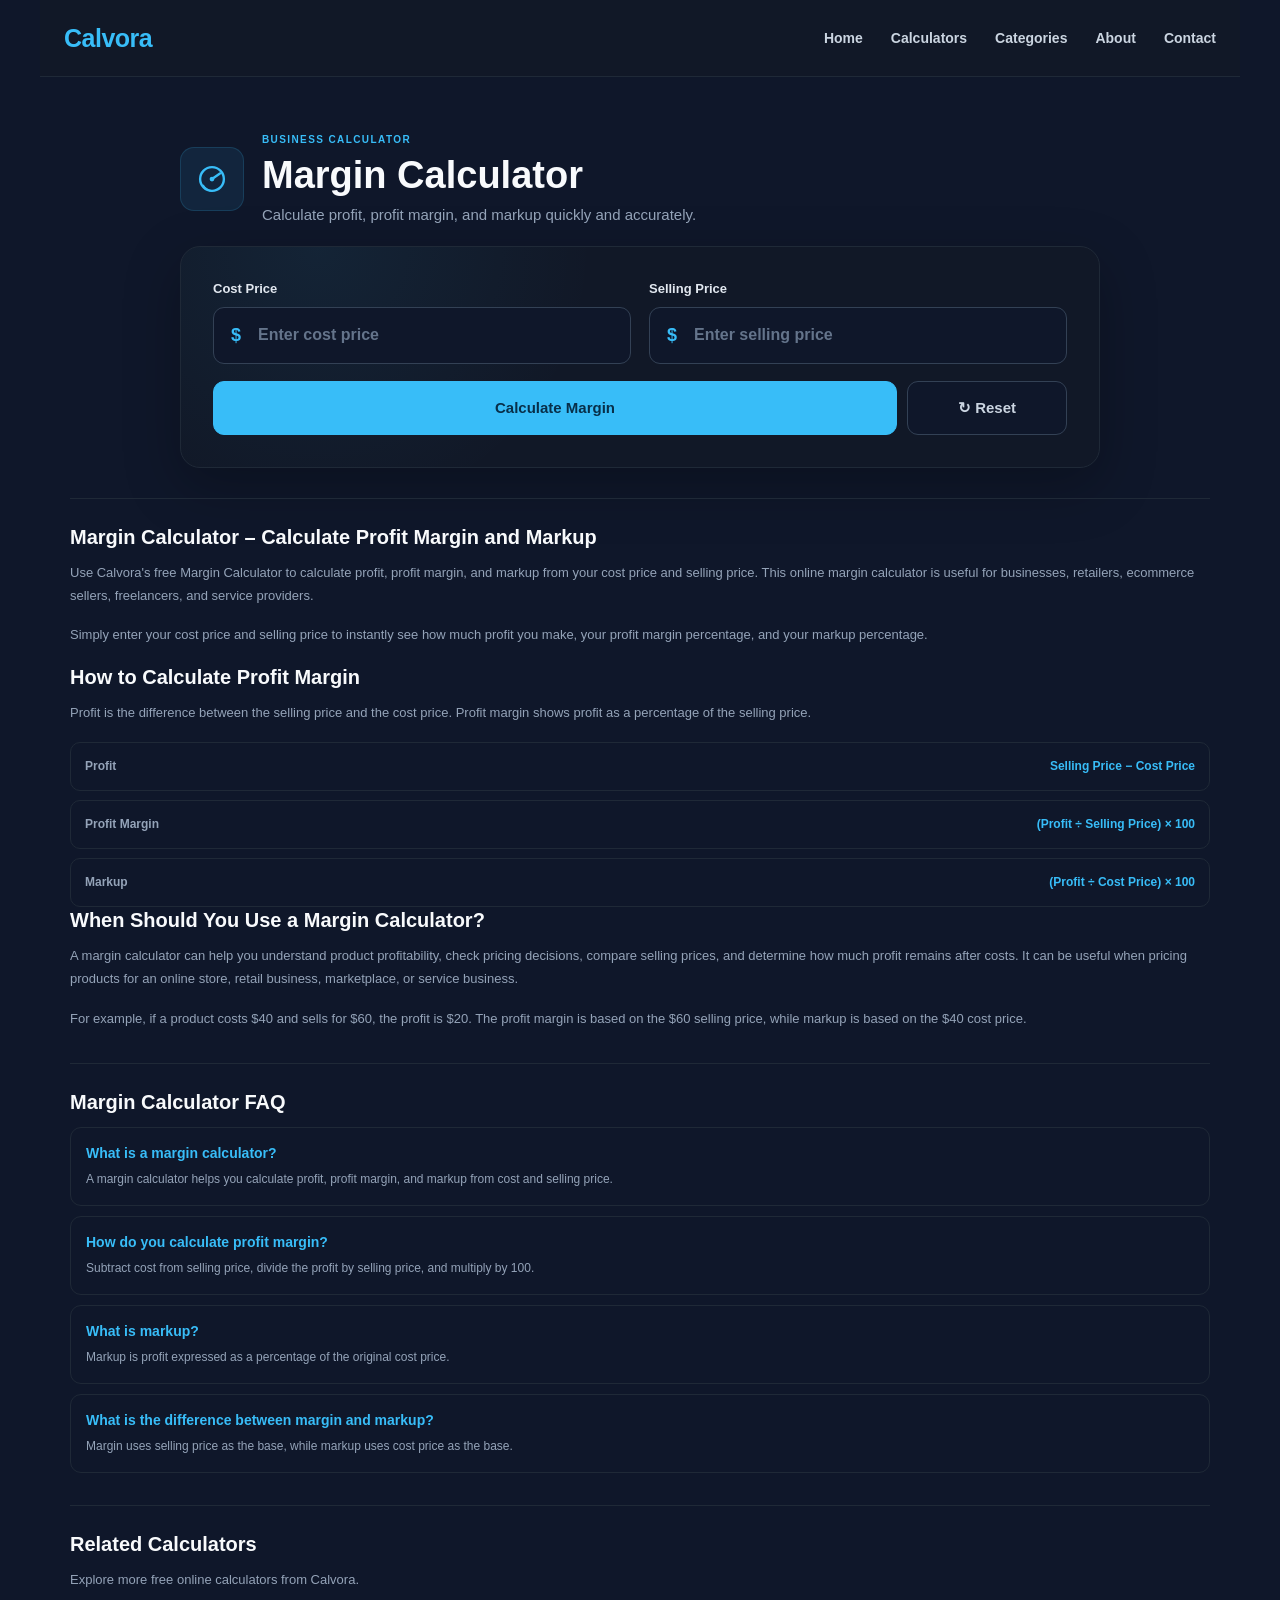
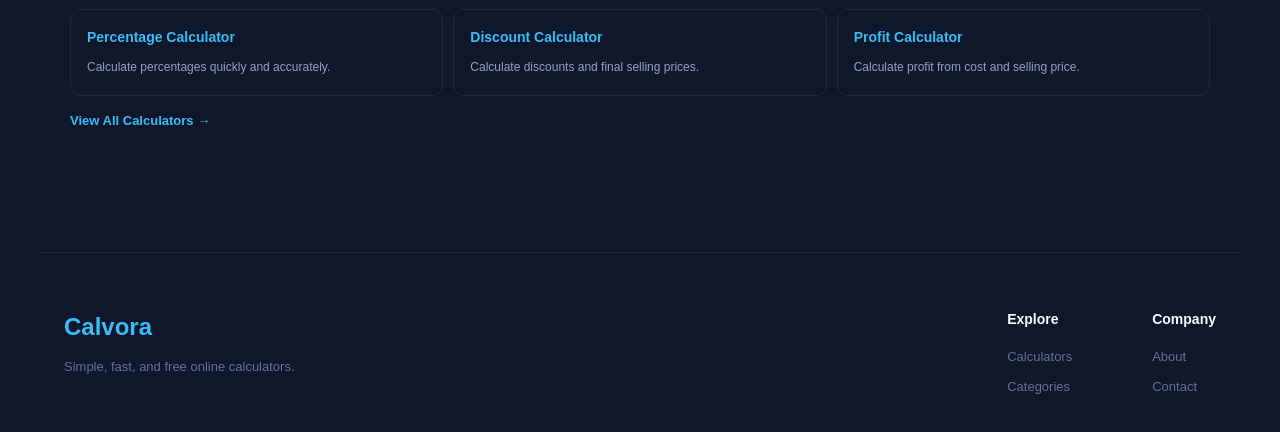
<file: calculators/margin/index.html>
<!DOCTYPE html>
<html lang="en">

<head>

  <meta charset="UTF-8">

  <meta
    name="viewport"
    content="width=device-width, initial-scale=1.0"
  >

  <title>Margin Calculator – Profit Margin & Markup Calculator | Calvora</title>

  <meta
    name="description"
    content="Use Calvora's free Margin Calculator to calculate profit, profit margin, and markup from cost price and selling price. Fast, simple, and accurate."
  >

  <meta
    name="keywords"
    content="margin calculator, profit margin calculator, markup calculator, gross margin calculator, profit calculator, calculate profit margin, selling price calculator, business margin calculator"
  >

  <meta
    name="robots"
    content="index, follow, max-image-preview:large, max-snippet:-1, max-video-preview:-1"
  >

  <meta
    name="googlebot"
    content="index, follow, max-image-preview:large, max-snippet:-1, max-video-preview:-1"
  >

  <meta
    name="author"
    content="Calvora"
  >

  <meta
    name="theme-color"
    content="#0f172a"
  >


  <!-- CANONICAL -->

  <link
    rel="canonical"
    href="https://calvora.net/calculators/margin/"
  >


  <!-- OPEN GRAPH -->

  <meta
    property="og:type"
    content="website"
  >

  <meta
    property="og:title"
    content="Margin Calculator – Profit Margin & Markup Calculator | Calvora"
  >

  <meta
    property="og:description"
    content="Calculate profit, profit margin, and markup instantly with Calvora's free Margin Calculator."
  >

  <meta
    property="og:url"
    content="https://calvora.net/calculators/margin/"
  >

  <meta
    property="og:site_name"
    content="Calvora"
  >

  <meta
    property="og:locale"
    content="en_US"
  >


  <!-- TWITTER -->

  <meta
    name="twitter:card"
    content="summary"
  >

  <meta
    name="twitter:title"
    content="Margin Calculator – Profit Margin & Markup Calculator | Calvora"
  >

  <meta
    name="twitter:description"
    content="Calculate profit, profit margin, and markup quickly with Calvora's free Margin Calculator."
  >

  <meta
    name="twitter:url"
    content="https://calvora.net/calculators/margin/"
  >


  <!-- GLOBAL CSS -->

  <link
    rel="stylesheet"
    href="../../assets/css/style.css"
  >

  <!-- MARGIN CSS -->

  <link
    rel="stylesheet"
    href="./margin.css"
  >


  <!-- WEB APPLICATION SCHEMA -->

  <script type="application/ld+json">
  {
    "@context": "https://schema.org",
    "@type": "WebApplication",
    "name": "Margin Calculator",
    "alternateName": "Profit Margin Calculator",
    "url": "https://calvora.net/calculators/margin/",
    "description": "Free online margin calculator for calculating profit, profit margin, and markup.",
    "applicationCategory": "BusinessApplication",
    "operatingSystem": "All",
    "browserRequirements": "Requires JavaScript",
    "isAccessibleForFree": true,
    "publisher": {
      "@type": "Organization",
      "name": "Calvora",
      "url": "https://calvora.net/"
    }
  }
  </script>


  <!-- BREADCRUMB SCHEMA -->

  <script type="application/ld+json">
  {
    "@context": "https://schema.org",
    "@type": "BreadcrumbList",
    "itemListElement": [
      {
        "@type": "ListItem",
        "position": 1,
        "name": "Home",
        "item": "https://calvora.net/"
      },
      {
        "@type": "ListItem",
        "position": 2,
        "name": "Calculators",
        "item": "https://calvora.net/calculators/"
      },
      {
        "@type": "ListItem",
        "position": 3,
        "name": "Margin Calculator",
        "item": "https://calvora.net/calculators/margin/"
      }
    ]
  }
  </script>


  <!-- FAQ SCHEMA -->

  <script type="application/ld+json">
  {
    "@context": "https://schema.org",
    "@type": "FAQPage",
    "mainEntity": [
      {
        "@type": "Question",
        "name": "What is a margin calculator?",
        "acceptedAnswer": {
          "@type": "Answer",
          "text": "A margin calculator calculates profit, profit margin, and markup using the cost price and selling price of a product or service."
        }
      },
      {
        "@type": "Question",
        "name": "How do you calculate profit margin?",
        "acceptedAnswer": {
          "@type": "Answer",
          "text": "Subtract the cost price from the selling price to find profit. Then divide the profit by the selling price and multiply by 100."
        }
      },
      {
        "@type": "Question",
        "name": "What is markup?",
        "acceptedAnswer": {
          "@type": "Answer",
          "text": "Markup is the profit expressed as a percentage of the cost price. It is calculated by dividing profit by cost price and multiplying by 100."
        }
      },
      {
        "@type": "Question",
        "name": "What is the difference between margin and markup?",
        "acceptedAnswer": {
          "@type": "Answer",
          "text": "Profit margin uses selling price as the base, while markup uses cost price as the base."
        }
      }
    ]
  }
  </script>

</head>


<body>


<header id="site-header">

  <div class="logo">
    <a href="../../">Calvora</a>
  </div>

  <nav
    class="main-nav"
    aria-label="Main navigation"
  >
    <a href="../../">Home</a>
    <a href="../">Calculators</a>
    <a href="../../categories/">Categories</a>
    <a href="../../pages/about.html">About</a>
    <a href="../../pages/contact.html">Contact</a>
  </nav>

</header>



<main class="margin-page">


  <!-- =====================================================
       CALCULATOR
  ====================================================== -->

  <section
    class="margin-calculator"
    aria-labelledby="margin-calculator-title"
  >


    <div class="margin-header">


      <!-- MARGIN SVG ICON -->

      <div
        class="margin-icon"
        aria-hidden="true"
      >

        <svg
          viewBox="0 0 48 48"
          fill="none"
        >

          <circle
            cx="24"
            cy="24"
            r="15"
            stroke="currentColor"
            stroke-width="3"
          />

          <path
            d="M24 24L34 17"
            stroke="currentColor"
            stroke-width="3"
            stroke-linecap="round"
          />

          <circle
            cx="24"
            cy="24"
            r="3"
            fill="currentColor"
          />

          <path
            d="M13 32C16 37 20 39 24 39"
            stroke="currentColor"
            stroke-width="2"
            stroke-linecap="round"
          />

        </svg>

      </div>


      <div>

        <span class="calculator-label">
          BUSINESS CALCULATOR
        </span>

        <h1 id="margin-calculator-title">
          Margin Calculator
        </h1>

        <p>
          Calculate profit, profit margin, and markup quickly and accurately.
        </p>

      </div>

    </div>



    <!-- CALCULATOR BOX -->

    <div class="calculator-box">


      <div class="margin-form">


        <!-- COST PRICE -->

        <div class="input-group">

          <label for="cost">
            Cost Price
          </label>

          <div class="input-wrapper">

            <span class="currency-symbol">
              $
            </span>

            <input
              type="number"
              id="cost"
              name="cost"
              placeholder="Enter cost price"
              min="0"
              step="0.01"
              inputmode="decimal"
              autocomplete="off"
            >

          </div>

        </div>


        <!-- SELLING PRICE -->

        <div class="input-group">

          <label for="price">
            Selling Price
          </label>

          <div class="input-wrapper">

            <span class="currency-symbol">
              $
            </span>

            <input
              type="number"
              id="price"
              name="price"
              placeholder="Enter selling price"
              min="0"
              step="0.01"
              inputmode="decimal"
              autocomplete="off"
            >

          </div>

        </div>

      </div>



      <!-- ERROR -->

      <div
        id="marginError"
        class="margin-error"
        hidden
        role="alert"
      ></div>



      <!-- BUTTONS -->

      <div class="margin-actions">

        <button
          type="button"
          id="calculateMargin"
          class="margin-btn calculate-btn"
        >
          Calculate Margin
        </button>


        <button
          type="button"
          id="resetMargin"
          class="margin-btn reset-btn"
        >
          <span aria-hidden="true">↻</span>
          Reset
        </button>

      </div>



      <!-- RESULTS -->

      <section
        id="marginResults"
        class="margin-results"
        hidden
        aria-live="polite"
        aria-label="Margin calculation result"
      >

        <div class="result-heading">
          Margin Calculation Results
        </div>


        <div class="result-grid">


          <div class="result-card">

            <span class="result-label">
              Profit / Loss
            </span>

            <strong
              id="profitResult"
              class="result-value"
            >
              —
            </strong>

          </div>


          <div class="result-card">

            <span class="result-label">
              Profit Margin
            </span>

            <strong
              id="marginResult"
              class="result-value"
            >
              —
            </strong>

          </div>


          <div class="result-card">

            <span class="result-label">
              Markup
            </span>

            <strong
              id="markupResult"
              class="result-value"
            >
              —
            </strong>

          </div>


        </div>

      </section>


    </div>

  </section>



  <!-- =====================================================
       SEO CONTENT
  ====================================================== -->

  <section
    class="margin-info"
    aria-labelledby="margin-seo-title"
  >

    <h2 id="margin-seo-title">
      Margin Calculator – Calculate Profit Margin and Markup
    </h2>

    <p>
      Use Calvora's free Margin Calculator to calculate profit,
      profit margin, and markup from your cost price and selling price.
      This online margin calculator is useful for businesses,
      retailers, ecommerce sellers, freelancers, and service providers.
    </p>

    <p>
      Simply enter your cost price and selling price to instantly see
      how much profit you make, your profit margin percentage, and your
      markup percentage.
    </p>


    <h2>
      How to Calculate Profit Margin
    </h2>

    <p>
      Profit is the difference between the selling price and the cost price.
      Profit margin shows profit as a percentage of the selling price.
    </p>


    <div class="formula-box">

      <span>Profit</span>

      <strong>
        Selling Price − Cost Price
      </strong>

    </div>


    <div class="formula-box">

      <span>Profit Margin</span>

      <strong>
        (Profit ÷ Selling Price) × 100
      </strong>

    </div>


    <div class="formula-box">

      <span>Markup</span>

      <strong>
        (Profit ÷ Cost Price) × 100
      </strong>

    </div>


    <h2>
      When Should You Use a Margin Calculator?
    </h2>

    <p>
      A margin calculator can help you understand product profitability,
      check pricing decisions, compare selling prices, and determine
      how much profit remains after costs. It can be useful when pricing
      products for an online store, retail business, marketplace, or
      service business.
    </p>

    <p>
      For example, if a product costs $40 and sells for $60, the profit
      is $20. The profit margin is based on the $60 selling price,
      while markup is based on the $40 cost price.
    </p>

  </section>



  <!-- =====================================================
       FAQ
  ====================================================== -->

  <section
    class="margin-faq"
    aria-labelledby="margin-faq-title"
  >

    <h2 id="margin-faq-title">
      Margin Calculator FAQ
    </h2>


    <div class="faq-card">

      <h3>
        What is a margin calculator?
      </h3>

      <p>
        A margin calculator helps you calculate profit,
        profit margin, and markup from cost and selling price.
      </p>

    </div>


    <div class="faq-card">

      <h3>
        How do you calculate profit margin?
      </h3>

      <p>
        Subtract cost from selling price, divide the profit by
        selling price, and multiply by 100.
      </p>

    </div>


    <div class="faq-card">

      <h3>
        What is markup?
      </h3>

      <p>
        Markup is profit expressed as a percentage of the original
        cost price.
      </p>

    </div>


    <div class="faq-card">

      <h3>
        What is the difference between margin and markup?
      </h3>

      <p>
        Margin uses selling price as the base, while markup uses
        cost price as the base.
      </p>

    </div>

  </section>



  <!-- =====================================================
       RELATED CALCULATORS
  ====================================================== -->

  <section
    class="related-calculators"
    aria-labelledby="related-calculators-title"
  >

    <h2 id="related-calculators-title">
      Related Calculators
    </h2>

    <p>
      Explore more free online calculators from Calvora.
    </p>


    <div class="related-grid">


      <a
        href="../percentage/"
        class="related-card"
      >

        <strong>
          Percentage Calculator
        </strong>

        <span>
          Calculate percentages quickly and accurately.
        </span>

      </a>


      <a
        href="../discount/"
        class="related-card"
      >

        <strong>
          Discount Calculator
        </strong>

        <span>
          Calculate discounts and final selling prices.
        </span>

      </a>


      <a
        href="../profit/"
        class="related-card"
      >

        <strong>
          Profit Calculator
        </strong>

        <span>
          Calculate profit from cost and selling price.
        </span>

      </a>


    </div>


    <a
      href="../"
      class="all-calculators-link"
    >
      View All Calculators →
    </a>

  </section>


</main>



<footer id="site-footer">

  <div class="footer-brand">

    <a
      href="../../"
      class="footer-logo"
    >
      Calvora
    </a>

    <p>
      Simple, fast, and free online calculators.
    </p>

  </div>


  <div class="footer-links">

    <div>

      <h4>
        Explore
      </h4>

      <a href="../">
        Calculators
      </a>

      <a href="../../categories/">
        Categories
      </a>

    </div>


    <div>

      <h4>
        Company
      </h4>

      <a href="../../pages/about.html">
        About
      </a>

      <a href="../../pages/contact.html">
        Contact
      </a>

    </div>

  </div>

</footer>



<script src="./margin.js"></script>

</body>

</html>
</file>
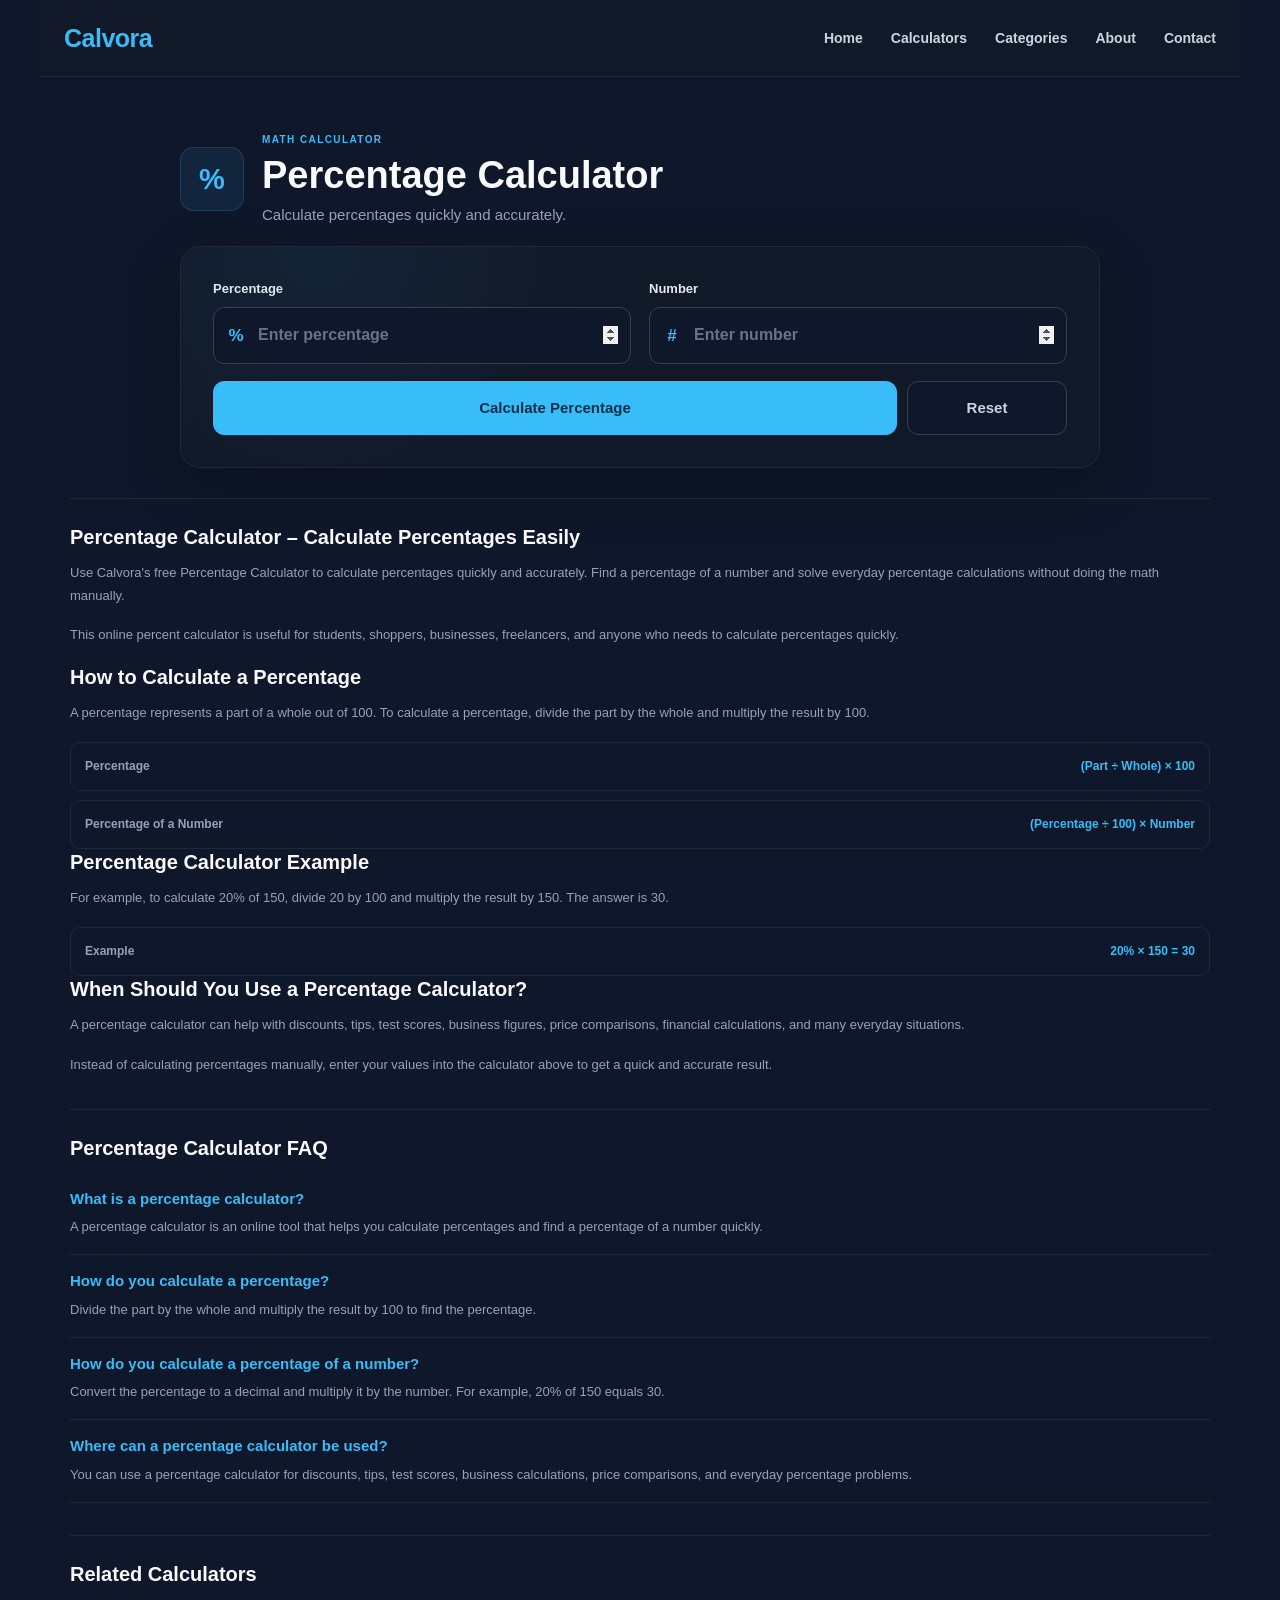
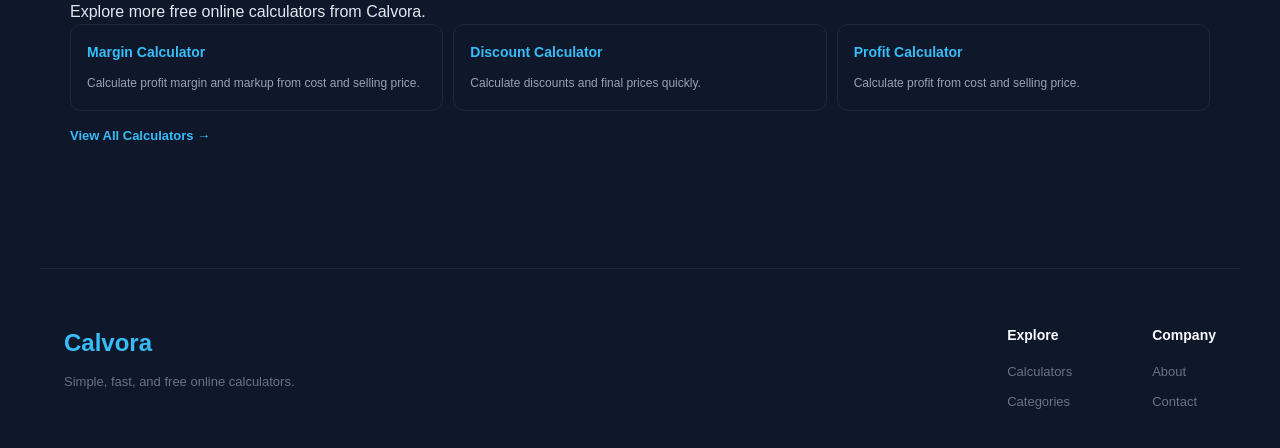
<file: calculators/percentage/index.html>
<!DOCTYPE html>
<html lang="en">

<head>

  <meta charset="UTF-8">

  <meta
    name="viewport"
    content="width=device-width, initial-scale=1.0"
  >

  <!-- =====================================================
       SEO
  ====================================================== -->

  <title>
    Percentage Calculator – Calculate Percentages Easily | Calvora
  </title>

  <meta
    name="description"
    content="Use Calvora's free Percentage Calculator to calculate percentages quickly and accurately. Find a percentage of a number and solve everyday percentage calculations."
  >

  <meta
    name="keywords"
    content="percentage calculator, percent calculator, calculate percentage, percentage of a number, percentage calculation, percentage increase calculator, percentage decrease calculator"
  >

  <meta
    name="robots"
    content="index, follow, max-image-preview:large, max-snippet:-1, max-video-preview:-1"
  >

  <meta
    name="googlebot"
    content="index, follow, max-image-preview:large, max-snippet:-1, max-video-preview:-1"
  >

  <meta
    name="author"
    content="Calvora"
  >

  <meta
    name="theme-color"
    content="#0f172a"
  >


  <!-- =====================================================
       CANONICAL
  ====================================================== -->

  <link
    rel="canonical"
    href="https://calvora.net/calculators/percentage/"
  >


  <!-- =====================================================
       OPEN GRAPH
  ====================================================== -->

  <meta
    property="og:type"
    content="website"
  >

  <meta
    property="og:title"
    content="Percentage Calculator – Calculate Percentages Easily | Calvora"
  >

  <meta
    property="og:description"
    content="Calculate percentages quickly and accurately with Calvora's free online Percentage Calculator."
  >

  <meta
    property="og:url"
    content="https://calvora.net/calculators/percentage/"
  >

  <meta
    property="og:site_name"
    content="Calvora"
  >

  <meta
    property="og:locale"
    content="en_US"
  >


  <!-- =====================================================
       TWITTER
  ====================================================== -->

  <meta
    name="twitter:card"
    content="summary"
  >

  <meta
    name="twitter:title"
    content="Percentage Calculator – Calculate Percentages Easily | Calvora"
  >

  <meta
    name="twitter:description"
    content="Calculate percentages quickly and accurately with Calvora's free Percentage Calculator."
  >

  <meta
    name="twitter:url"
    content="https://calvora.net/calculators/percentage/"
  >


  <!-- =====================================================
       GLOBAL CSS
  ====================================================== -->

  <link
    rel="stylesheet"
    href="../../assets/css/style.css"
  >


  <!-- =====================================================
       PAGE CSS
  ====================================================== -->

  <link
    rel="stylesheet"
    href="./percentage.css"
  >


  <!-- =====================================================
       WEB APPLICATION SCHEMA
  ====================================================== -->

  <script type="application/ld+json">

  {
    "@context": "https://schema.org",
    "@type": "WebApplication",
    "name": "Percentage Calculator",
    "alternateName": "Percent Calculator",
    "url": "https://calvora.net/calculators/percentage/",
    "description": "Free online percentage calculator for calculating percentages and percentage values.",
    "applicationCategory": "UtilitiesApplication",
    "operatingSystem": "All",
    "browserRequirements": "Requires JavaScript",
    "isAccessibleForFree": true,
    "publisher": {
      "@type": "Organization",
      "name": "Calvora",
      "url": "https://calvora.net/"
    }
  }

  </script>


  <!-- =====================================================
       BREADCRUMB SCHEMA
  ====================================================== -->

  <script type="application/ld+json">

  {
    "@context": "https://schema.org",
    "@type": "BreadcrumbList",
    "itemListElement": [
      {
        "@type": "ListItem",
        "position": 1,
        "name": "Home",
        "item": "https://calvora.net/"
      },
      {
        "@type": "ListItem",
        "position": 2,
        "name": "Calculators",
        "item": "https://calvora.net/calculators/"
      },
      {
        "@type": "ListItem",
        "position": 3,
        "name": "Percentage Calculator",
        "item": "https://calvora.net/calculators/percentage/"
      }
    ]
  }

  </script>


  <!-- =====================================================
       FAQ SCHEMA
  ====================================================== -->

  <script type="application/ld+json">

  {
    "@context": "https://schema.org",
    "@type": "FAQPage",
    "mainEntity": [

      {
        "@type": "Question",
        "name": "What is a percentage calculator?",
        "acceptedAnswer": {
          "@type": "Answer",
          "text": "A percentage calculator is an online tool that helps calculate percentages and find a percentage of a number quickly."
        }
      },

      {
        "@type": "Question",
        "name": "How do you calculate a percentage?",
        "acceptedAnswer": {
          "@type": "Answer",
          "text": "To calculate a percentage, divide the part by the whole and multiply the result by 100."
        }
      },

      {
        "@type": "Question",
        "name": "How do you calculate a percentage of a number?",
        "acceptedAnswer": {
          "@type": "Answer",
          "text": "Convert the percentage to a decimal and multiply it by the number. For example, 20% of 150 equals 30."
        }
      },

      {
        "@type": "Question",
        "name": "Where can a percentage calculator be used?",
        "acceptedAnswer": {
          "@type": "Answer",
          "text": "A percentage calculator can be used for discounts, tips, test scores, business calculations, price comparisons, and everyday percentage calculations."
        }
      }

    ]
  }

  </script>

</head>


<body>


<!-- =====================================================
     HEADER
===================================================== -->

<header id="site-header">

  <div class="logo">

    <a href="../../">
      Calvora
    </a>

  </div>


  <nav
    class="main-nav"
    aria-label="Main navigation"
  >

    <a href="../../">
      Home
    </a>

    <a href="../">
      Calculators
    </a>

    <a href="../../categories/">
      Categories
    </a>

    <a href="../../pages/about.html">
      About
    </a>

    <a href="../../pages/contact.html">
      Contact
    </a>

  </nav>

</header>



<!-- =====================================================
     MAIN
===================================================== -->

<main class="percentage-page">


  <!-- ===================================================
       CALCULATOR
  ==================================================== -->

  <section
    class="percentage-calculator"
    aria-labelledby="percentage-calculator-title"
  >


    <!-- CALCULATOR HEADER -->

    <div class="percentage-header">


      <div
        class="percentage-icon"
        aria-hidden="true"
      >
        %
      </div>


      <div>

        <span class="calculator-label">
          MATH CALCULATOR
        </span>


        <h1 id="percentage-calculator-title">
          Percentage Calculator
        </h1>


        <p>
          Calculate percentages quickly and accurately.
        </p>

      </div>

    </div>



    <!-- =================================================
         CALCULATOR BOX
    ================================================== -->

    <div class="calculator-box">


      <!-- =================================================
           INPUT FORM
      ================================================== -->

      <div class="percentage-form">


        <!-- PERCENTAGE -->

        <div class="input-group">

          <label for="percentage">
            Percentage
          </label>


          <div class="input-wrapper">

            <span
              class="input-symbol"
              aria-hidden="true"
            >
              %
            </span>


            <input
              type="number"
              id="percentage"
              name="percentage"
              placeholder="Enter percentage"
              step="0.01"
              inputmode="decimal"
              autocomplete="off"
              aria-label="Percentage"
            >

          </div>

        </div>



        <!-- NUMBER -->

        <div class="input-group">

          <label for="number">
            Number
          </label>


          <div class="input-wrapper">

            <span
              class="input-symbol"
              aria-hidden="true"
            >
              #
            </span>


            <input
              type="number"
              id="number"
              name="number"
              placeholder="Enter number"
              step="0.01"
              inputmode="decimal"
              autocomplete="off"
              aria-label="Number"
            >

          </div>

        </div>


      </div>



      <!-- =================================================
           ERROR
      ================================================== -->

      <div
        id="percentageError"
        class="percentage-error"
        hidden
        role="alert"
        aria-live="assertive"
      ></div>



      <!-- =================================================
           ACTION BUTTONS
      ================================================== -->

      <div class="percentage-actions">


        <button
          type="button"
          id="calculatePercentage"
          class="percentage-btn calculate-btn"
        >
          Calculate Percentage
        </button>


        <button
          type="button"
          id="resetPercentage"
          class="percentage-btn reset-btn"
        >
          Reset
        </button>


      </div>



      <!-- =================================================
           RESULTS
      ================================================== -->

      <section
        id="percentageResults"
        class="percentage-results"
        hidden
        aria-live="polite"
        aria-label="Percentage calculation result"
      >


        <div class="result-heading">
          Percentage Calculation Results
        </div>


        <div class="result-grid">


          <!-- RESULT -->

          <div class="result-card">

            <span class="result-label">
              Percentage Result
            </span>


            <strong
              id="percentageResult"
              class="result-value"
            >
              —
            </strong>

          </div>



          <!-- SECONDARY RESULT -->

          <div class="result-card">

            <span class="result-label">
              Calculation
            </span>


            <strong
              id="percentValueResult"
              class="result-value"
            >
              —
            </strong>

          </div>


        </div>


      </section>


    </div>

  </section>



  <!-- =====================================================
       SEO CONTENT
  ====================================================== -->

  <section
    class="percentage-info"
    aria-labelledby="percentage-seo-title"
  >


    <h2 id="percentage-seo-title">
      Percentage Calculator – Calculate Percentages Easily
    </h2>


    <p>
      Use Calvora's free Percentage Calculator to calculate
      percentages quickly and accurately. Find a percentage of
      a number and solve everyday percentage calculations
      without doing the math manually.
    </p>


    <p>
      This online percent calculator is useful for students,
      shoppers, businesses, freelancers, and anyone who needs
      to calculate percentages quickly.
    </p>



    <!-- =================================================
         HOW TO CALCULATE
    ================================================== -->

    <h2>
      How to Calculate a Percentage
    </h2>


    <p>
      A percentage represents a part of a whole out of 100.
      To calculate a percentage, divide the part by the whole
      and multiply the result by 100.
    </p>


    <div class="formula-box">

      <span>
        Percentage
      </span>


      <strong>
        (Part ÷ Whole) × 100
      </strong>

    </div>



    <div class="formula-box">

      <span>
        Percentage of a Number
      </span>


      <strong>
        (Percentage ÷ 100) × Number
      </strong>

    </div>



    <!-- =================================================
         EXAMPLE
    ================================================== -->

    <h2>
      Percentage Calculator Example
    </h2>


    <p>
      For example, to calculate 20% of 150, divide 20 by 100
      and multiply the result by 150. The answer is 30.
    </p>


    <div class="formula-box">

      <span>
        Example
      </span>


      <strong>
        20% × 150 = 30
      </strong>

    </div>



    <!-- =================================================
         USE CASES
    ================================================== -->

    <h2>
      When Should You Use a Percentage Calculator?
    </h2>


    <p>
      A percentage calculator can help with discounts,
      tips, test scores, business figures, price comparisons,
      financial calculations, and many everyday situations.
    </p>


    <p>
      Instead of calculating percentages manually, enter
      your values into the calculator above to get a quick
      and accurate result.
    </p>


  </section>



  <!-- =====================================================
       FAQ
  ===================================================== -->

  <section
    class="percentage-faq"
    aria-labelledby="percentage-faq-title"
  >


    <h2 id="percentage-faq-title">
      Percentage Calculator FAQ
    </h2>



    <!-- FAQ 1 -->

    <div class="faq-card">

      <h3>
        What is a percentage calculator?
      </h3>


      <p>
        A percentage calculator is an online tool that helps
        you calculate percentages and find a percentage of
        a number quickly.
      </p>

    </div>



    <!-- FAQ 2 -->

    <div class="faq-card">

      <h3>
        How do you calculate a percentage?
      </h3>


      <p>
        Divide the part by the whole and multiply the result
        by 100 to find the percentage.
      </p>

    </div>



    <!-- FAQ 3 -->

    <div class="faq-card">

      <h3>
        How do you calculate a percentage of a number?
      </h3>


      <p>
        Convert the percentage to a decimal and multiply it
        by the number. For example, 20% of 150 equals 30.
      </p>

    </div>



    <!-- FAQ 4 -->

    <div class="faq-card">

      <h3>
        Where can a percentage calculator be used?
      </h3>


      <p>
        You can use a percentage calculator for discounts,
        tips, test scores, business calculations, price
        comparisons, and everyday percentage problems.
      </p>

    </div>


  </section>



  <!-- =====================================================
       RELATED CALCULATORS
  ====================================================== -->

  <section
    class="related-calculators"
    aria-labelledby="related-calculators-title"
  >


    <h2 id="related-calculators-title">
      Related Calculators
    </h2>


    <p>
      Explore more free online calculators from Calvora.
    </p>



    <div class="related-grid">


      <!-- MARGIN -->

      <a
        href="../margin/"
        class="related-card"
      >

        <strong>
          Margin Calculator
        </strong>


        <span>
          Calculate profit margin and markup from cost
          and selling price.
        </span>

      </a>



      <!-- DISCOUNT -->

      <a
        href="../discount/"
        class="related-card"
      >

        <strong>
          Discount Calculator
        </strong>


        <span>
          Calculate discounts and final prices quickly.
        </span>

      </a>



      <!-- PROFIT -->

      <a
        href="../profit/"
        class="related-card"
      >

        <strong>
          Profit Calculator
        </strong>


        <span>
          Calculate profit from cost and selling price.
        </span>

      </a>


    </div>



    <a
      href="../"
      class="all-calculators-link"
    >
      View All Calculators →
    </a>


  </section>


</main>



<!-- =====================================================
     FOOTER
===================================================== -->

<footer id="site-footer">


  <div class="footer-brand">


    <a
      href="../../"
      class="footer-logo"
    >
      Calvora
    </a>


    <p>
      Simple, fast, and free online calculators.
    </p>


  </div>



  <div class="footer-links">


    <div>

      <h4>
        Explore
      </h4>


      <a href="../">
        Calculators
      </a>


      <a href="../../categories/">
        Categories
      </a>

    </div>



    <div>

      <h4>
        Company
      </h4>


      <a href="../../pages/about.html">
        About
      </a>


      <a href="../../pages/contact.html">
        Contact
      </a>

    </div>


  </div>


</footer>



<!-- =====================================================
     JAVASCRIPT
===================================================== -->

<script src="./percentage.js"></script>


</body>

</html>
</file>
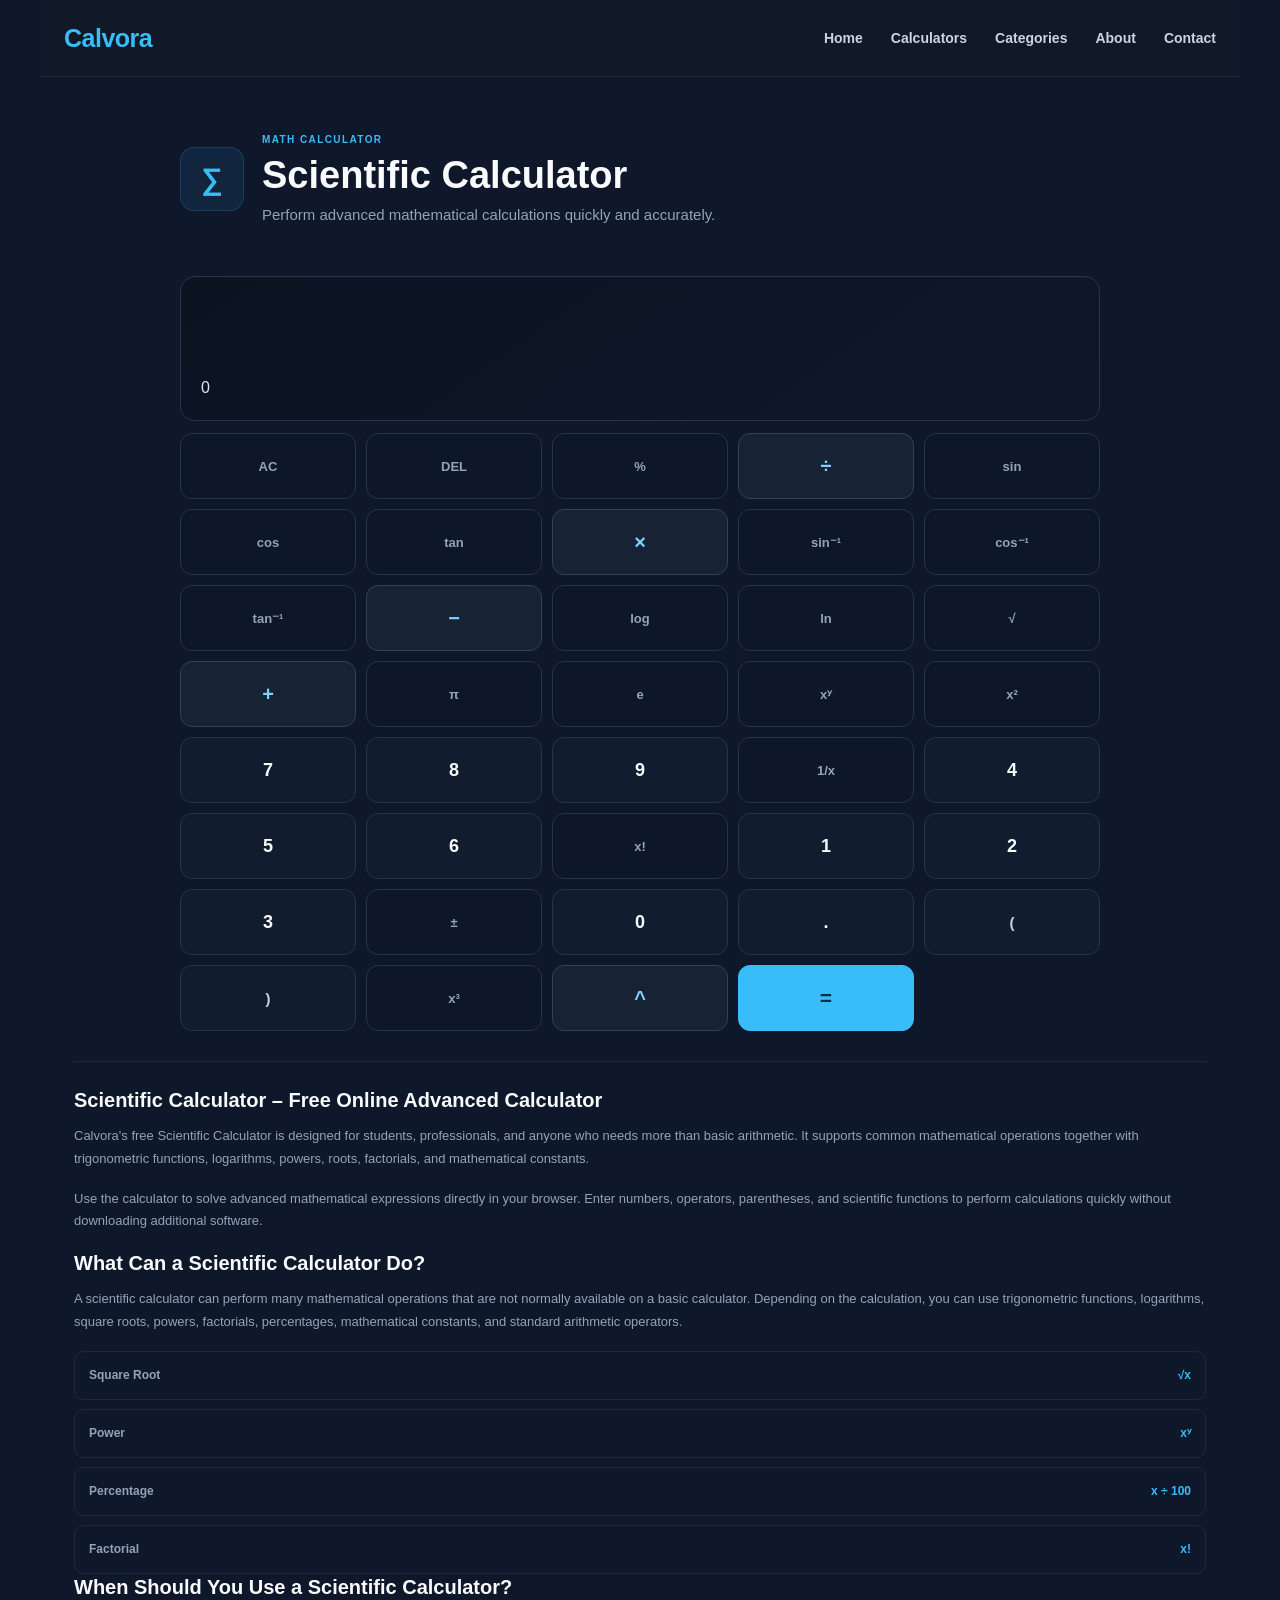
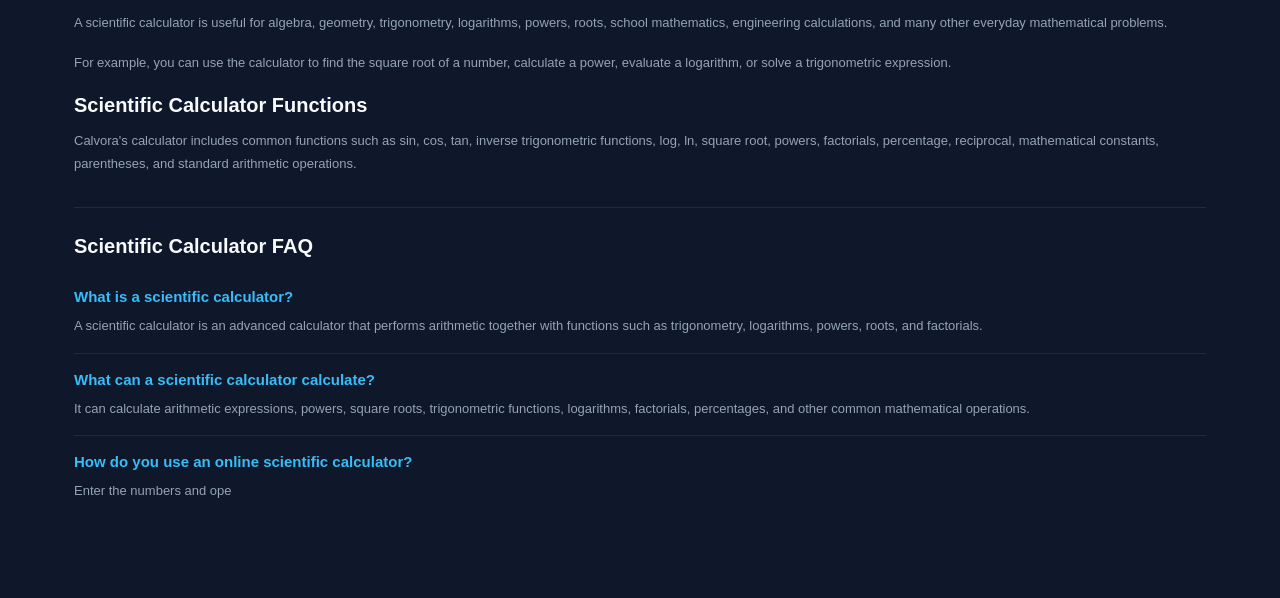
<file: calculators/scientific/index.html>
<!DOCTYPE html>
<html lang="en">

<head>

  <meta charset="UTF-8">

  <meta
    name="viewport"
    content="width=device-width, initial-scale=1.0"
  >

  <!-- =====================================================
       SEO
  ====================================================== -->

  <title>
    Scientific Calculator – Free Online Scientific Calculator | Calvora
  </title>

  <meta
    name="description"
    content="Use Calvora's free Scientific Calculator to perform advanced math calculations with trigonometric functions, logarithms, powers, square roots, factorials, constants, and more."
  >

  <meta
    name="keywords"
    content="scientific calculator, online scientific calculator, free scientific calculator, advanced calculator, math calculator, trigonometric calculator, logarithm calculator, power calculator"
  >

  <meta
    name="robots"
    content="index, follow, max-image-preview:large, max-snippet:-1, max-video-preview:-1"
  >

  <meta
    name="googlebot"
    content="index, follow, max-image-preview:large, max-snippet:-1, max-video-preview:-1"
  >

  <meta
    name="author"
    content="Calvora"
  >

  <meta
    name="theme-color"
    content="#0f172a"
  >


  <!-- =====================================================
       CANONICAL
  ====================================================== -->

  <link
    rel="canonical"
    href="https://calvora.net/calculators/scientific/"
  >


  <!-- =====================================================
       OPEN GRAPH
  ====================================================== -->

  <meta
    property="og:type"
    content="website"
  >

  <meta
    property="og:title"
    content="Scientific Calculator – Free Online Scientific Calculator | Calvora"
  >

  <meta
    property="og:description"
    content="Perform advanced mathematical calculations with Calvora's free online Scientific Calculator."
  >

  <meta
    property="og:url"
    content="https://calvora.net/calculators/scientific/"
  >

  <meta
    property="og:site_name"
    content="Calvora"
  >

  <meta
    property="og:locale"
    content="en_US"
  >


  <!-- =====================================================
       TWITTER
  ====================================================== -->

  <meta
    name="twitter:card"
    content="summary"
  >

  <meta
    name="twitter:title"
    content="Scientific Calculator – Free Online Scientific Calculator | Calvora"
  >

  <meta
    name="twitter:description"
    content="Free online scientific calculator with advanced mathematical functions from Calvora."
  >

  <meta
    name="twitter:url"
    content="https://calvora.net/calculators/scientific/"
  >


  <!-- =====================================================
       GLOBAL CSS
  ====================================================== -->

  <link
    rel="stylesheet"
    href="../../assets/css/style.css"
  >


  <!-- =====================================================
       SCIENTIFIC CALCULATOR CSS
  ====================================================== -->

  <link
    rel="stylesheet"
    href="./scientific.css"
  >


  <!-- =====================================================
       WEB APPLICATION SCHEMA
  ====================================================== -->

  <script type="application/ld+json">
  {
    "@context": "https://schema.org",
    "@type": "WebApplication",
    "name": "Scientific Calculator",
    "alternateName": "Online Scientific Calculator",
    "url": "https://calvora.net/calculators/scientific/",
    "description": "Free online scientific calculator for advanced mathematical calculations including trigonometric functions, logarithms, powers, square roots, factorials, and mathematical constants.",
    "applicationCategory": "CalculatorApplication",
    "operatingSystem": "All",
    "browserRequirements": "Requires JavaScript",
    "isAccessibleForFree": true,
    "publisher": {
      "@type": "Organization",
      "name": "Calvora",
      "url": "https://calvora.net/"
    }
  }
  </script>


  <!-- =====================================================
       BREADCRUMB SCHEMA
  ====================================================== -->

  <script type="application/ld+json">
  {
    "@context": "https://schema.org",
    "@type": "BreadcrumbList",
    "itemListElement": [
      {
        "@type": "ListItem",
        "position": 1,
        "name": "Home",
        "item": "https://calvora.net/"
      },
      {
        "@type": "ListItem",
        "position": 2,
        "name": "Calculators",
        "item": "https://calvora.net/calculators/"
      },
      {
        "@type": "ListItem",
        "position": 3,
        "name": "Scientific Calculator",
        "item": "https://calvora.net/calculators/scientific/"
      }
    ]
  }
  </script>


  <!-- =====================================================
       FAQ SCHEMA
  ====================================================== -->

  <script type="application/ld+json">
  {
    "@context": "https://schema.org",
    "@type": "FAQPage",
    "mainEntity": [
      {
        "@type": "Question",
        "name": "What is a scientific calculator?",
        "acceptedAnswer": {
          "@type": "Answer",
          "text": "A scientific calculator is an advanced calculator that can perform arithmetic operations as well as functions such as trigonometry, logarithms, powers, roots, factorials, and mathematical constants."
        }
      },
      {
        "@type": "Question",
        "name": "What can a scientific calculator calculate?",
        "acceptedAnswer": {
          "@type": "Answer",
          "text": "A scientific calculator can calculate arithmetic expressions, powers, square roots, trigonometric functions, logarithms, natural logarithms, factorials, percentages, and other common mathematical operations."
        }
      },
      {
        "@type": "Question",
        "name": "How do you use an online scientific calculator?",
        "acceptedAnswer": {
          "@type": "Answer",
          "text": "Enter numbers and mathematical operators using the calculator buttons. Select the required scientific function, then press the equals button to calculate the result."
        }
      },
      {
        "@type": "Question",
        "name": "Is this scientific calculator free?",
        "acceptedAnswer": {
          "@type": "Answer",
          "text": "Yes. Calvora's Scientific Calculator is free to use online and does not require a download."
        }
      }
    ]
  }
  </script>

</head>


<body>


  <!-- =====================================================
       HEADER
  ====================================================== -->

  <header id="site-header">

    <div class="logo">

      <a href="../../">
        Calvora
      </a>

    </div>


    <nav
      class="main-nav"
      aria-label="Main navigation"
    >

      <a href="../../">
        Home
      </a>

      <a href="../">
        Calculators
      </a>

      <a href="../../categories/">
        Categories
      </a>

      <a href="../../pages/about.html">
        About
      </a>

      <a href="../../pages/contact.html">
        Contact
      </a>

    </nav>

  </header>



  <!-- =====================================================
       MAIN
  ====================================================== -->

  <main class="scientific-page">


    <!-- ===================================================
         CALCULATOR
    ==================================================== -->

    <section
      class="scientific-calculator"
      aria-labelledby="scientific-calculator-title"
    >


      <!-- CALCULATOR HEADER -->

      <div class="scientific-header">


        <div
          class="scientific-icon"
          aria-hidden="true"
        >
          ∑
        </div>


        <div>

          <span class="calculator-label">
            MATH CALCULATOR
          </span>


          <h1 id="scientific-calculator-title">
            Scientific Calculator
          </h1>


          <p>
            Perform advanced mathematical calculations quickly and accurately.
          </p>

        </div>

      </div>



      <!-- =================================================
           CALCULATOR BOX
      ================================================== -->

      <div class="calculator-box">


        <!-- DISPLAY -->

        <div
          class="scientific-display-area"
          aria-live="polite"
        >

          <div
            id="scientificExpression"
            class="scientific-expression"
          ></div>


          <div
            id="scientificDisplay"
            class="scientific-display"
          >
            0
          </div>

        </div>



        <!-- =================================================
             KEYPAD
        ================================================== -->

        <div
          class="scientific-keypad"
          role="group"
          aria-label="Scientific calculator keypad"
        >


          <!-- ROW 1 -->

          <button
            type="button"
            class="scientific-key function-key"
            data-action="clear"
          >
            AC
          </button>


          <button
            type="button"
            class="scientific-key function-key"
            data-action="delete"
          >
            DEL
          </button>


          <button
            type="button"
            class="scientific-key function-key"
            data-action="percent"
          >
            %
          </button>


          <button
            type="button"
            class="scientific-key operator-key"
            data-value="/"
          >
            ÷
          </button>



          <!-- ROW 2 -->

          <button
            type="button"
            class="scientific-key function-key"
            data-action="sin"
          >
            sin
          </button>


          <button
            type="button"
            class="scientific-key function-key"
            data-action="cos"
          >
            cos
          </button>


          <button
            type="button"
            class="scientific-key function-key"
            data-action="tan"
          >
            tan
          </button>


          <button
            type="button"
            class="scientific-key operator-key"
            data-value="*"
          >
            ×
          </button>



          <!-- ROW 3 -->

          <button
            type="button"
            class="scientific-key function-key"
            data-action="asin"
          >
            sin⁻¹
          </button>


          <button
            type="button"
            class="scientific-key function-key"
            data-action="acos"
          >
            cos⁻¹
          </button>


          <button
            type="button"
            class="scientific-key function-key"
            data-action="atan"
          >
            tan⁻¹
          </button>


          <button
            type="button"
            class="scientific-key operator-key"
            data-value="-"
          >
            −
          </button>



          <!-- ROW 4 -->

          <button
            type="button"
            class="scientific-key function-key"
            data-action="log"
          >
            log
          </button>


          <button
            type="button"
            class="scientific-key function-key"
            data-action="ln"
          >
            ln
          </button>


          <button
            type="button"
            class="scientific-key function-key"
            data-action="sqrt"
          >
            √
          </button>


          <button
            type="button"
            class="scientific-key operator-key"
            data-value="+"
          >
            +
          </button>



          <!-- ROW 5 -->

          <button
            type="button"
            class="scientific-key function-key"
            data-value="π"
          >
            π
          </button>


          <button
            type="button"
            class="scientific-key function-key"
            data-value="e"
          >
            e
          </button>


          <button
            type="button"
            class="scientific-key function-key"
            data-value="^"
          >
            xʸ
          </button>


          <button
            type="button"
            class="scientific-key function-key"
            data-action="square"
          >
            x²
          </button>



          <!-- ROW 6 -->

          <button
            type="button"
            class="scientific-key number-key"
            data-value="7"
          >
            7
          </button>


          <button
            type="button"
            class="scientific-key number-key"
            data-value="8"
          >
            8
          </button>


          <button
            type="button"
            class="scientific-key number-key"
            data-value="9"
          >
            9
          </button>


          <button
            type="button"
            class="scientific-key function-key"
            data-action="inverse"
          >
            1/x
          </button>



          <!-- ROW 7 -->

          <button
            type="button"
            class="scientific-key number-key"
            data-value="4"
          >
            4
          </button>


          <button
            type="button"
            class="scientific-key number-key"
            data-value="5"
          >
            5
          </button>


          <button
            type="button"
            class="scientific-key number-key"
            data-value="6"
          >
            6
          </button>


          <button
            type="button"
            class="scientific-key function-key"
            data-action="factorial"
          >
            x!
          </button>



          <!-- ROW 8 -->

          <button
            type="button"
            class="scientific-key number-key"
            data-value="1"
          >
            1
          </button>


          <button
            type="button"
            class="scientific-key number-key"
            data-value="2"
          >
            2
          </button>


          <button
            type="button"
            class="scientific-key number-key"
            data-value="3"
          >
            3
          </button>


          <button
            type="button"
            class="scientific-key function-key"
            data-action="sign"
          >
            ±
          </button>



          <!-- ROW 9 -->

          <button
            type="button"
            class="scientific-key number-key"
            data-value="0"
          >
            0
          </button>


          <button
            type="button"
            class="scientific-key number-key"
            data-value="."
          >
            .
          </button>


          <button
            type="button"
            class="scientific-key bracket-key"
            data-value="("
          >
            (
          </button>


          <button
            type="button"
            class="scientific-key bracket-key"
            data-value=")"
          >
            )
          </button>



          <!-- ROW 10 -->

          <button
            type="button"
            class="scientific-key function-key"
            data-action="cube"
          >
            x³
          </button>


          <button
            type="button"
            class="scientific-key operator-key"
            data-value="^"
          >
            ^
          </button>


          <button
            type="button"
            class="scientific-key equals-key"
            data-action="equals"
          >
            =
          </button>


        </div>


      </div>

    </section>



    <!-- =====================================================
         SEO CONTENT
    ====================================================== -->

    <section
      class="scientific-info"
      aria-labelledby="scientific-seo-title"
    >

      <h2 id="scientific-seo-title">
        Scientific Calculator – Free Online Advanced Calculator
      </h2>


      <p>
        Calvora's free Scientific Calculator is designed for students,
        professionals, and anyone who needs more than basic arithmetic.
        It supports common mathematical operations together with
        trigonometric functions, logarithms, powers, roots, factorials,
        and mathematical constants.
      </p>


      <p>
        Use the calculator to solve advanced mathematical expressions
        directly in your browser. Enter numbers, operators, parentheses,
        and scientific functions to perform calculations quickly without
        downloading additional software.
      </p>



      <h2>
        What Can a Scientific Calculator Do?
      </h2>


      <p>
        A scientific calculator can perform many mathematical operations
        that are not normally available on a basic calculator. Depending
        on the calculation, you can use trigonometric functions,
        logarithms, square roots, powers, factorials, percentages,
        mathematical constants, and standard arithmetic operators.
      </p>



      <div class="formula-box">

        <span>
          Square Root
        </span>

        <strong>
          √x
        </strong>

      </div>


      <div class="formula-box">

        <span>
          Power
        </span>

        <strong>
          xʸ
        </strong>

      </div>


      <div class="formula-box">

        <span>
          Percentage
        </span>

        <strong>
          x ÷ 100
        </strong>

      </div>


      <div class="formula-box">

        <span>
          Factorial
        </span>

        <strong>
          x!
        </strong>

      </div>



      <h2>
        When Should You Use a Scientific Calculator?
      </h2>


      <p>
        A scientific calculator is useful for algebra, geometry,
        trigonometry, logarithms, powers, roots, school mathematics,
        engineering calculations, and many other everyday mathematical
        problems.
      </p>


      <p>
        For example, you can use the calculator to find the square root
        of a number, calculate a power, evaluate a logarithm, or solve
        a trigonometric expression.
      </p>



      <h2>
        Scientific Calculator Functions
      </h2>


      <p>
        Calvora's calculator includes common functions such as sin,
        cos, tan, inverse trigonometric functions, log, ln, square root,
        powers, factorials, percentage, reciprocal, mathematical
        constants, parentheses, and standard arithmetic operations.
      </p>

    </section>



    <!-- =====================================================
         FAQ
    ====================================================== -->

    <section
      class="scientific-faq"
      aria-labelledby="scientific-faq-title"
    >

      <h2 id="scientific-faq-title">
        Scientific Calculator FAQ
      </h2>


      <div class="faq-card">

        <h3>
          What is a scientific calculator?
        </h3>

        <p>
          A scientific calculator is an advanced calculator that
          performs arithmetic together with functions such as
          trigonometry, logarithms, powers, roots, and factorials.
        </p>

      </div>


      <div class="faq-card">

        <h3>
          What can a scientific calculator calculate?
        </h3>

        <p>
          It can calculate arithmetic expressions, powers, square roots,
          trigonometric functions, logarithms, factorials, percentages,
          and other common mathematical operations.
        </p>

      </div>


      <div class="faq-card">

        <h3>
          How do you use an online scientific calculator?
        </h3>

        <p>
          Enter the numbers and ope
</file>
<file: assets/css/style.css>
/* =========================================================
   CALVORA — PREMIUM GLOBAL STYLES
========================================================= */

* {
  margin: 0;
  padding: 0;
  box-sizing: border-box;
}

html {
  scroll-behavior: smooth;
}

body {
  margin: 0;
  font-family:
    -apple-system,
    BlinkMacSystemFont,
    "Segoe UI",
    Roboto,
    Helvetica,
    Arial,
    sans-serif;
  background: #0f172a;
  color: #e2e8f0;
  line-height: 1.6;
}

a {
  text-decoration: none;
  color: inherit;
}


/* =========================================================
   HEADER
========================================================= */

#site-header {
  width: 100%;
  max-width: 1200px;
  margin: 0 auto;
  padding: 18px 24px;

  display: flex;
  align-items: center;
  justify-content: space-between;

  background: #111827;
  border-bottom: 1px solid #1f2937;
}

.logo a {
  color: #38bdf8;
  font-size: 25px;
  font-weight: 800;
  letter-spacing: -0.5px;
}

.main-nav {
  display: flex;
  align-items: center;
  gap: 28px;
}

.main-nav a {
  color: #cbd5e1;
  font-size: 14px;
  font-weight: 600;
  transition: color 0.25s ease;
}

.main-nav a:hover {
  color: #38bdf8;
}


/* =========================================================
   HERO
========================================================= */

.hero {
  position: relative;
  overflow: hidden;

  max-width: 1200px;
  min-height: 560px;

  margin: 0 auto;
  padding: 110px 30px;

  display: flex;
  align-items: center;
  justify-content: center;

  text-align: center;

  background:
    radial-gradient(
      circle at 50% 30%,
      rgba(56, 189, 248, 0.16),
      transparent 45%
    ),
    linear-gradient(
      135deg,
      #111827 0%,
      #0f172a 55%,
      #020617 100%
    );

  border-bottom: 1px solid #1e293b;
}

.hero::before {
  content: "";
  position: absolute;

  width: 420px;
  height: 420px;

  top: -180px;
  left: -150px;

  border-radius: 50%;

  background: rgba(56, 189, 248, 0.07);

  filter: blur(50px);

  pointer-events: none;
}

.hero::after {
  content: "";
  position: absolute;

  width: 350px;
  height: 350px;

  right: -120px;
  bottom: -150px;

  border-radius: 50%;

  background: rgba(14, 165, 233, 0.07);

  filter: blur(45px);

  pointer-events: none;
}

.hero-content {
  position: relative;
  z-index: 2;

  max-width: 850px;
}

.hero-badge {
  display: inline-block;

  margin-bottom: 22px;
  padding: 7px 14px;

  border: 1px solid rgba(56, 189, 248, 0.35);
  border-radius: 999px;

  background: rgba(56, 189, 248, 0.08);

  color: #7dd3fc;

  font-size: 12px;
  font-weight: 700;
  letter-spacing: 1.5px;
}

.hero-content h1 {
  margin-bottom: 25px;

  color: #f8fafc;

  font-size: clamp(42px, 7vw, 72px);
  line-height: 1.05;
  font-weight: 800;

  letter-spacing: -2px;
}

.hero-content h1 span {
  color: #38bdf8;
}

.hero-content p {
  max-width: 700px;

  margin: 0 auto 36px;

  color: #94a3b8;

  font-size: 18px;
  line-height: 1.8;
}

.hero-actions {
  display: flex;
  align-items: center;
  justify-content: center;

  gap: 14px;
  flex-wrap: wrap;
}

.hero-btn,
.hero-secondary-btn {
  display: inline-flex;
  align-items: center;
  justify-content: center;

  min-height: 52px;

  padding: 0 28px;

  border-radius: 10px;

  font-size: 15px;
  font-weight: 700;

  transition:
    transform 0.25s ease,
    background 0.25s ease,
    border-color 0.25s ease;
}

.hero-btn {
  background: #38bdf8;
  color: #082f49;

  box-shadow:
    0 10px 30px rgba(56, 189, 248, 0.15);
}

.hero-btn:hover {
  background: #7dd3fc;
  transform: translateY(-3px);
}

.hero-secondary-btn {
  border: 1px solid #334155;
  background: rgba(15, 23, 42, 0.6);
  color: #e2e8f0;
}

.hero-secondary-btn:hover {
  border-color: #38bdf8;
  color: #38bdf8;
  transform: translateY(-3px);
}


/* =========================================================
   CALCULATOR SEARCH
========================================================= */

.calculator-search {
  max-width: 900px;
  margin: -28px auto 80px;

  padding: 0 20px;

  position: relative;
  z-index: 5;
}

.search-box {
  display: flex;
  align-items: center;

  min-height: 64px;

  padding: 0 20px;

  background: #1e293b;

  border: 1px solid #334155;
  border-radius: 14px;

  box-shadow:
    0 20px 50px rgba(0, 0, 0, 0.25);
}

.search-icon {
  margin-right: 12px;

  color: #38bdf8;

  font-size: 25px;
}

.search-box input {
  width: 100%;

  border: none;
  outline: none;

  background: transparent;

  color: #f8fafc;

  font-size: 16px;
}

.search-box input::placeholder {
  color: #64748b;
}


/* =========================================================
   GENERAL SECTIONS
========================================================= */

.section {
  max-width: 1200px;

  margin: 0 auto;

  padding: 80px 24px;
}

.section-heading {
  display: flex;
  align-items: flex-end;
  justify-content: space-between;

  gap: 30px;

  margin-bottom: 35px;
}

.section-label {
  display: block;

  margin-bottom: 9px;

  color: #38bdf8;

  font-size: 11px;
  font-weight: 800;

  letter-spacing: 1.8px;
}

.section-heading h2 {
  margin-bottom: 8px;

  color: #f8fafc;

  font-size: clamp(28px, 4vw, 40px);
  line-height: 1.2;
}

.section-heading p {
  color: #64748b;
  font-size: 15px;
}

.view-all {
  flex-shrink: 0;

  color: #38bdf8;

  font-size: 14px;
  font-weight: 700;
}

.view-all:hover {
  color: #7dd3fc;
}


/* =========================================================
   CALCULATOR CARDS
========================================================= */

.calculator-grid {
  display: grid;

  grid-template-columns: repeat(2, minmax(0, 1fr));

  gap: 18px;
}

.calculator-card {
  position: relative;

  display: flex;
  align-items: center;

  min-height: 150px;

  padding: 24px;

  background: #111827;

  border: 1px solid #1f2937;
  border-radius: 16px;

  transition:
    transform 0.25s ease,
    border-color 0.25s ease,
    background 0.25s ease;
}

.calculator-card:hover {
  transform: translateY(-5px);

  border-color: rgba(56, 189, 248, 0.5);

  background: #172033;
}

.calculator-icon {
  width: 52px;
  height: 52px;

  flex-shrink: 0;

  display: flex;
  align-items: center;
  justify-content: center;

  margin-right: 18px;

  border-radius: 13px;

  background: rgba(56, 189, 248, 0.1);

  color: #38bdf8;

  font-size: 21px;
  font-weight: 800;

  transition: transform 0.3s ease;
}

.calculator-icon svg {
  width: 30px;
  height: 30px;

  display: block;
}

.calculator-card-content {
  padding-right: 25px;
}

.calculator-card h3 {
  margin-bottom: 5px;

  color: #f8fafc;

  font-size: 18px;
}

.calculator-card p {
  color: #64748b;

  font-size: 14px;
  line-height: 1.6;
}

.card-arrow {
  position: absolute;

  right: 22px;
  top: 50%;

  color: #475569;

  font-size: 20px;

  transform: translateY(-50%);

  transition:
    color 0.25s ease,
    transform 0.25s ease;
}

.calculator-card:hover .card-arrow {
  color: #38bdf8;
  transform: translate(4px, -50%);
}

.calculator-card:hover .calculator-icon {
  transform: translateY(-2px);
}


/* =========================================================
   PREMIUM CALCULATOR ICON COLORS
========================================================= */

.margin-icon {
  color: #38bdf8;
}

.percentage-icon {
  color: #a78bfa;
}

.discount-icon {
  color: #fbbf24;
}

.profit-icon {
  color: #22c55e;
}


/* =========================================================
   CATEGORIES
========================================================= */

.categories-section {
  padding-top: 40px;
}

.category-grid {
  display: grid;

  grid-template-columns: repeat(5, minmax(0, 1fr));

  gap: 15px;
}

.category-card {
  min-height: 220px;

  padding: 22px;

  display: flex;
  flex-direction: column;

  background: #111827;

  border: 1px solid #1f2937;
  border-radius: 15px;

  transition:
    transform 0.25s ease,
    border-color 0.25s ease;
}

.category-card:hover {
  transform: translateY(-5px);

  border-color: rgba(56, 189, 248, 0.45);
}

.category-icon {
  width: 44px;
  height: 44px;

  display: flex;
  align-items: center;
  justify-content: center;

  margin-bottom: 18px;

  border-radius: 11px;

  background: rgba(56, 189, 248, 0.09);

  color: #38bdf8;

  font-size: 19px;
  font-weight: 700;
}

.category-card h3 {
  margin-bottom: 7px;

  color: #f8fafc;

  font-size: 17px;
}

.category-card p {
  color: #64748b;

  font-size: 13px;

  line-height: 1.6;
}

.category-link {
  margin-top: auto;
  padding-top: 18px;

  color: #38bdf8;

  font-size: 13px;
  font-weight: 700;
}


/* =========================================================
   WHY CALVORA
========================================================= */

.why-calvora {
  max-width: 1200px;

  margin: 60px auto;

  padding: 75px 24px;

  display: grid;

  grid-template-columns: 0.9fr 1.1fr;

  gap: 70px;

  border-top: 1px solid #1f2937;
  border-bottom: 1px solid #1f2937;
}

.why-content h2 {
  margin-bottom: 20px;

  color: #f8fafc;

  font-size: clamp(34px, 5vw, 52px);

  line-height: 1.1;
}

.why-content p {
  max-width: 500px;

  color: #64748b;

  font-size: 16px;
}

.features-grid {
  display: grid;

  grid-template-columns: repeat(3, 1fr);

  gap: 18px;
}

.feature {
  padding: 25px;

  background: #111827;

  border: 1px solid #1f2937;
  border-radius: 15px;
}

.feature strong {
  display: block;

  margin-bottom: 30px;

  color: #38bdf8;

  font-size: 12px;
}

.feature h3 {
  margin-bottom: 8px;

  color: #f8fafc;

  font-size: 18px;
}

.feature p {
  color: #64748b;

  font-size: 13px;
  line-height: 1.7;
}


/* =========================================================
   FINAL CTA
========================================================= */

.final-cta {
  max-width: 1200px;

  margin: 0 auto;

  padding: 100px 24px;

  text-align: center;

  background:
    radial-gradient(
      circle at center,
      rgba(56, 189, 248, 0.1),
      transparent 55%
    );
}

.final-cta h2 {
  margin-bottom: 18px;

  color: #f8fafc;

  font-size: clamp(36px, 6vw, 58px);
  line-height: 1.1;
}

.final-cta p {
  margin-bottom: 30px;

  color: #64748b;

  font-size: 16px;
}


/* =========================================================
   FOOTER
========================================================= */

#site-footer {
  max-width: 1200px;

  margin: 40px auto 0;

  padding: 55px 24px 35px;

  display: flex;
  justify-content: space-between;

  gap: 50px;

  border-top: 1px solid #1f2937;
}

.footer-logo {
  display: inline-block;

  margin-bottom: 10px;

  color: #38bdf8;

  font-size: 24px;
  font-weight: 800;
}

.footer-brand p {
  max-width: 280px;

  color: #64748b;

  font-size: 13px;
}

.footer-links {
  display: flex;

  gap: 80px;
}

.footer-links div {
  display: flex;
  flex-direction: column;

  gap: 9px;
}

.footer-links h4 {
  margin-bottom: 7px;

  color: #f8fafc;

  font-size: 14px;
}

.footer-links a {
  color: #64748b;

  font-size: 13px;

  transition: color 0.2s ease;
}

.footer-links a:hover {
  color: #38bdf8;
}


/* =========================================================
   RESPONSIVE — TABLET
========================================================= */

@media (max-width: 900px) {

  #site-header {
    padding: 16px 20px;
  }

  .main-nav {
    gap: 15px;
  }

  .main-nav a {
    font-size: 13px;
  }

  .category-grid {
    grid-template-columns: repeat(3, 1fr);
  }

  .why-calvora {
    grid-template-columns: 1fr;

    gap: 40px;
  }

}


/* =========================================================
   RESPONSIVE — MOBILE
========================================================= */

@media (max-width: 650px) {

  body {
    overflow-x: hidden;
  }

  #site-header {
    flex-direction: column;

    gap: 15px;

    padding: 18px 15px;

    text-align: center;
  }

  .main-nav {
    width: 100%;

    justify-content: center;

    gap: 13px;

    flex-wrap: wrap;
  }

  .main-nav a {
    font-size: 12px;
  }


  /* Hero */

  .hero {
    min-height: 520px;

    padding: 80px 20px;
  }

  .hero-content h1 {
    font-size: 43px;

    letter-spacing: -1.5px;
  }

  .hero-content p {
    font-size: 15px;

    line-height: 1.7;
  }

  .hero-actions {
    flex-direction: column;

    width: 100%;
  }

  .hero-btn,
  .hero-secondary-btn {
    width: 100%;

    max-width: 300px;
  }


  /* Search */

  .calculator-search {
    margin-bottom: 50px;
  }

  .search-box {
    min-height: 58px;
  }


  /* Sections */

  .section {
    padding: 55px 18px;
  }

  .section-heading {
    flex-direction: column;

    align-items: flex-start;

    gap: 15px;
  }


  /* Calculator cards */

  .calculator-grid {
    grid-template-columns: 1fr;
  }

  .calculator-card {
    min-height: 135px;

    padding: 20px;
  }


  /* Categories */

  .category-grid {
    grid-template-columns: repeat(2, 1fr);

    gap: 12px;
  }

  .category-card {
    min-height: 200px;

    padding: 18px;
  }


  /* Why */

  .why-calvora {
    margin: 30px 0;

    padding: 60px 18px;

    gap: 35px;
  }

  .features-grid {
    grid-template-columns: 1fr;
  }


  /* CTA */

  .final-cta {
    padding: 75px 20px;
  }


  /* Footer */

  #site-footer {
    flex-direction: column;

    padding: 45px 20px 30px;
  }

  .footer-links {
    gap: 50px;
  }

}


/* =========================================================
   VERY SMALL MOBILE
========================================================= */

@media (max-width: 380px) {

  .hero-content h1 {
    font-size: 36px;
  }

  .category-grid {
    grid-template-columns: 1fr;
  }

  .main-nav {
    gap: 10px;
  }

}


/* =========================================================
   CALVORA — CALCULATORS PAGE
========================================================= */

.calculators-hero {
  max-width: 1200px;
  margin: 0 auto;
  padding: 110px 20px 80px;
  text-align: center;

  background:
    radial-gradient(
      circle at 50% 35%,
      rgba(56, 189, 248, 0.10),
      transparent 42%
    );
}

.calculators-hero-content {
  max-width: 850px;
  margin: 0 auto;
}

.calculators-hero h1 {
  margin: 18px 0 22px;

  font-size: 56px;
  line-height: 1.08;
  font-weight: 800;

  color: #f8fafc;
}

.calculators-hero h1 span {
  color: #38bdf8;
}

.calculators-hero p {
  max-width: 680px;

  margin: 0 auto;

  color: #94a3b8;

  font-size: 18px;
  line-height: 1.7;
}


/* =========================================================
   CALCULATORS PAGE SEARCH
========================================================= */

.calculators-search-page {
  margin-top: -10px;
  margin-bottom: 30px;
}


/* =========================================================
   CALCULATORS PAGE
========================================================= */

.calculators-page {
  max-width: 1200px;

  margin: 0 auto;
}


/* =========================================================
   CATEGORY LABEL INSIDE CALCULATOR CARDS
========================================================= */

.calculator-category {
  display: inline-block;

  margin-bottom: 8px;

  color: #38bdf8;

  font-size: 11px;
  font-weight: 700;

  letter-spacing: 1.2px;

  text-transform: uppercase;
}


/* =========================================================
   SVG CALCULATOR ICONS
========================================================= */

.calculators-page .calculator-icon {
  flex-shrink: 0;
}

.calculators-page .calculator-icon svg {
  width: 30px;
  height: 30px;

  display: block;
}


/* =========================================================
   INDIVIDUAL ICON IDENTITIES
========================================================= */

.calculator-icon-margin {
  color: #38bdf8;
}

.calculator-icon-percentage {
  color: #a78bfa;
}

.calculator-icon-discount {
  color: #fbbf24;
}

.calculator-icon-profit {
  color: #22c55e;
}

.calculator-icon-bmi {
  color: #f472b6;
}

.calculator-icon-age {
  color: #60a5fa;
}

.calculator-icon-loan {
  color: #34d399;
}

.calculator-icon-interest {
  color: #fb923c;
}


/* =========================================================
   CALCULATORS PAGE CARDS
========================================================= */

.calculators-page .calculator-card {
  position: relative;

  display: flex;
  align-items: center;

  gap: 20px;

  min-height: 170px;

  padding: 28px;

  background: rgba(17, 24, 39, 0.78);

  border: 1px solid rgba(51, 65, 85, 0.45);

  border-radius: 16px;

  text-decoration: none;

  overflow: hidden;

  transition:
    transform 0.3s ease,
    border-color 0.3s ease,
    background 0.3s ease,
    box-shadow 0.3s ease;
}

.calculators-page .calculator-card::before {
  content: "";

  position: absolute;

  inset: 0;

  background:
    radial-gradient(
      circle at 0% 50%,
      rgba(56, 189, 248, 0.07),
      transparent 45%
    );

  opacity: 0;

  transition: opacity 0.3s ease;

  pointer-events: none;
}

.calculators-page .calculator-card:hover {
  transform: translateY(-4px);

  border-color: rgba(56, 189, 248, 0.45);

  background: rgba(22, 34, 54, 0.95);

  box-shadow:
    0 18px 45px rgba(0, 0, 0, 0.20);
}

.calculators-page .calculator-card:hover::before {
  opacity: 1;
}


/* =========================================================
   CALCULATORS PAGE ICON CONTAINER
========================================================= */

.calculators-page .calculator-icon {
  position: relative;

  z-index: 1;

  width: 62px;
  height: 62px;

  display: flex;
  align-items: center;
  justify-content: center;

  flex-shrink: 0;

  border-radius: 15px;

  background: rgba(14, 165, 233, 0.08);

  border: 1px solid rgba(56, 189, 248, 0.10);
}


/* =========================================================
   CALCULATORS PAGE CARD CONTENT
========================================================= */

.calculators-page .calculator-card-content {
  position: relative;

  z-index: 1;

  flex: 1;

  min-width: 0;
}

.calculators-page .calculator-card-content h3 {
  margin: 0 0 7px;

  color: #f8fafc;

  font-size: 20px;
  line-height: 1.3;
  font-weight: 700;
}

.calculators-page .calculator-card-content p {
  margin: 0;

  max-width: 430px;

  color: #64748b;

  font-size: 14px;
  line-height: 1.6;
}


/* =========================================================
   CALCULATORS PAGE ARROW
========================================================= */

.calculators-page .card-arrow {
  position: relative;

  z-index: 1;

  flex-shrink: 0;

  color: #475569;

  font-size: 22px;

  transition:
    color 0.3s ease,
    transform 0.3s ease;
}

.calculators-page .calculator-card:hover .card-arrow {
  color: #38bdf8;

  transform: translateX(5px);
}


/* =========================================================
   CALCULATORS PAGE — MOBILE
========================================================= */

@media (max-width: 700px) {

  .calculators-hero {
    padding: 75px 20px 60px;
  }

  .calculators-hero h1 {
    font-size: 38px;

    line-height: 1.12;
  }

  .calculators-hero p {
    font-size: 15px;

    line-height: 1.65;
  }

  .calculators-page .calculator-grid {
    grid-template-columns: 1fr;
  }

  .calculators-page .calculator-card {
    min-height: 145px;

    padding: 20px;

    gap: 15px;
  }

  .calculators-page .calculator-icon {
    width: 54px;
    height: 54px;

    border-radius: 13px;
  }

  .calculators-page .calculator-icon svg {
    width: 27px;
    height: 27px;
  }

  .calculators-page .calculator-card-content h3 {
    font-size: 17px;
  }

  .calculators-page .calculator-card-content p {
    font-size: 13px;
  }

  .calculators-page .card-arrow {
    font-size: 19px;
  }

}
/* =========================================================
   CALVORA — EXTRA COMPACT MOBILE
   MOBILE ONLY — DESKTOP UNCHANGED
========================================================= */

@media screen and (max-width: 600px) {

  /* =========================
     GLOBAL
  ========================= */

  body {
    font-size: 12px !important;
  }


  /* =========================
     HEADER
  ========================= */

  #site-header {
    padding: 8px 10px !important;
    gap: 6px !important;
  }

  .logo a {
    font-size: 17px !important;
  }

  .main-nav {
    gap: 7px !important;
  }

  .main-nav a {
    font-size: 9px !important;
  }


  /* =========================
     HOMEPAGE HERO
  ========================= */

  .hero {
    min-height: 300px !important;
    padding: 38px 10px !important;
  }

  .hero-badge {
    margin-bottom: 9px !important;
    padding: 4px 8px !important;
    font-size: 7px !important;
  }

  .hero-content h1 {
    margin-bottom: 10px !important;
    font-size: 28px !important;
    letter-spacing: -0.8px !important;
  }

  .hero-content p {
    margin-bottom: 16px !important;
    font-size: 10px !important;
    line-height: 1.45 !important;
  }

  .hero-actions {
    gap: 6px !important;
  }

  .hero-btn,
  .hero-secondary-btn {
    min-height: 34px !important;
    padding: 0 14px !important;
    border-radius: 6px !important;
    font-size: 9px !important;
  }


  /* =========================
     SEARCH
  ========================= */

  .calculator-search {
    margin: -13px auto 25px !important;
    padding: 0 9px !important;
  }

  .search-box {
    min-height: 38px !important;
    padding: 0 9px !important;
    border-radius: 7px !important;
  }

  .search-icon {
    margin-right: 5px !important;
    font-size: 14px !important;
  }

  .search-box input {
    font-size: 10px !important;
  }


  /* =========================
     SECTIONS
  ========================= */

  .section {
    padding: 26px 9px !important;
  }

  .section-heading {
    gap: 5px !important;
    margin-bottom: 14px !important;
  }

  .section-label {
    margin-bottom: 3px !important;
    font-size: 7px !important;
    letter-spacing: 1px !important;
  }

  .section-heading h2 {
    margin-bottom: 3px !important;
    font-size: 20px !important;
  }

  .section-heading p {
    font-size: 9px !important;
  }

  .view-all {
    font-size: 9px !important;
  }


  /* =========================
     CALCULATOR CARDS
  ========================= */

  .calculator-grid {
    gap: 7px !important;
  }

  .calculator-card,
  .calculators-page .calculator-card {
    min-height: 82px !important;
    padding: 10px !important;
    gap: 8px !important;
    border-radius: 8px !important;
  }

  .calculator-icon,
  .calculators-page .calculator-icon {
    width: 34px !important;
    height: 34px !important;
    min-width: 34px !important;
    border-radius: 8px !important;
  }

  .calculator-icon svg {
    width: 17px !important;
    height: 17px !important;
  }

  .calculator-card-content {
    padding-right: 14px !important;
  }

  .calculator-card h3,
  .calculators-page .calculator-card-content h3 {
    margin-bottom: 2px !important;
    font-size: 13px !important;
    line-height: 1.2 !important;
  }

  .calculator-card p,
  .calculators-page .calculator-card-content p {
    font-size: 8px !important;
    line-height: 1.35 !important;
  }

  .calculator-category {
    margin-bottom: 2px !important;
    font-size: 7px !important;
    letter-spacing: 0.6px !important;
  }

  .card-arrow,
  .calculators-page .card-arrow {
    right: 8px !important;
    font-size: 13px !important;
  }


  /* =========================
     CATEGORIES
  ========================= */

  .categories-section {
    padding-top: 14px !important;
  }

  .category-grid {
    gap: 6px !important;
  }

  .category-card {
    min-height: 115px !important;
    padding: 10px !important;
    border-radius: 8px !important;
  }

  .category-icon {
    width: 30px !important;
    height: 30px !important;
    margin-bottom: 7px !important;
    border-radius: 7px !important;
    font-size: 13px !important;
  }

  .category-card h3 {
    margin-bottom: 3px !important;
    font-size: 12px !important;
  }

  .category-card p {
    font-size: 8px !important;
    line-height: 1.35 !important;
  }

  .category-link {
    padding-top: 6px !important;
    font-size: 8px !important;
  }


  /* =========================
     WHY CALVORA
  ========================= */

  .why-calvora {
    margin: 18px 0 !important;
    padding: 28px 9px !important;
    gap: 15px !important;
  }

  .why-content h2 {
    margin-bottom: 8px !important;
    font-size: 25px !important;
  }

  .why-content p {
    font-size: 9px !important;
    line-height: 1.4 !important;
  }

  .features-grid {
    gap: 6px !important;
  }

  .feature {
    padding: 10px !important;
    border-radius: 8px !important;
  }

  .feature strong {
    margin-bottom: 9px !important;
    font-size: 7px !important;
  }

  .feature h3 {
    margin-bottom: 3px !important;
    font-size: 12px !important;
  }

  .feature p {
    font-size: 8px !important;
    line-height: 1.4 !important;
  }


  /* =========================
     CALCULATORS PAGE
  ========================= */

  .calculators-hero {
    padding: 40px 10px 28px !important;
  }

  .calculators-hero h1 {
    margin: 8px 0 10px !important;
    font-size: 27px !important;
  }

  .calculators-hero p {
    font-size: 10px !important;
    line-height: 1.45 !important;
  }

  .calculators-search-page {
    margin-bottom: 14px !important;
  }


  /* =========================
     FINAL CTA
  ========================= */

  .final-cta {
    padding: 35px 10px !important;
  }

  .final-cta h2 {
    margin-bottom: 8px !important;
    font-size: 27px !important;
  }

  .final-cta p {
    margin-bottom: 14px !important;
    font-size: 9px !important;
  }


  /* =========================
     FOOTER
  ========================= */

  #site-footer {
    margin-top: 14px !important;
    padding: 25px 10px 18px !important;
    gap: 18px !important;
  }

  .footer-logo {
    margin-bottom: 5px !important;
    font-size: 17px !important;
  }

  .footer-brand p {
    font-size: 8px !important;
  }

  .footer-links {
    gap: 22px !important;
  }

  .footer-links div {
    gap: 4px !important;
  }

  .footer-links h4 {
    margin-bottom: 3px !important;
    font-size: 9px !important;
  }

  .footer-links a {
    font-size: 8px !important;
  }

}


/* =========================================================
   VERY SMALL MOBILE
========================================================= */

@media screen and (max-width: 380px) {

  #site-header {
    padding: 7px 8px !important;
  }

  .logo a {
    font-size: 16px !important;
  }

  .main-nav {
    gap: 6px !important;
  }

  .main-nav a {
    font-size: 8px !important;
  }

  .hero {
    min-height: 275px !important;
    padding: 32px 8px !important;
  }

  .hero-content h1 {
    font-size: 25px !important;
  }

  .section {
    padding: 22px 8px !important;
  }

  .calculator-card,
  .calculators-page .calculator-card {
    min-height: 75px !important;
    padding: 8px !important;
    gap: 7px !important;
  }

  .calculator-icon,
  .calculators-page .calculator-icon {
    width: 31px !important;
    height: 31px !important;
    min-width: 31px !important;
  }

  .calculator-icon svg {
    width: 15px !important;
    height: 15px !important;
  }

  .calculator-card h3,
  .calculators-page .calculator-card-content h3 {
    font-size: 12px !important;
  }

  .calculator-card p,
  .calculators-page .calculator-card-content p {
    font-size: 7px !important;
  }

  .category-card {
    min-height: 105px !important;
    padding: 8px !important;
  }

  .category-icon {
    width: 27px !important;
    height: 27px !important;
    margin-bottom: 5px !important;
  }

  .category-card h3 {
    font-size: 11px !important;
  }

  .category-card p {
    font-size: 7px !important;
  }

}
</file>
<file: calculators/age/age.css>
/* =========================================================
   CALVORA — AGE CALCULATOR
   Clean / Mobile First / SEO Friendly
========================================================= */

.age-page {
  width: 100%;
  max-width: 1180px;
  margin: 0 auto;
  padding: 24px 12px 70px;
}

.age-calculator {
  width: 100%;
  max-width: 900px;
  margin: 0 auto;
}


/* =========================================================
   HEADER
========================================================= */

.age-header {
  display: flex;
  align-items: center;
  gap: 13px;
  margin-bottom: 18px;
}

.age-icon {
  width: 52px;
  height: 52px;
  flex: 0 0 52px;

  display: flex;
  align-items: center;
  justify-content: center;

  border-radius: 14px;

  background: rgba(56,189,248,.09);
  border: 1px solid rgba(56,189,248,.16);

  font-size: 25px;
}

.calculator-label {
  display: block;
  margin-bottom: 5px;

  color: #38bdf8;

  font-size: 10px;
  font-weight: 800;

  letter-spacing: 1.4px;
}

.age-header h1 {
  margin: 0 0 5px;

  color: #f8fafc;

  font-size: 27px;
  line-height: 1.2;
  font-weight: 800;
}

.age-header p {
  margin: 0;

  color: #94a3b8;

  font-size: 12px;
  line-height: 1.5;
}


/* =========================================================
   CALCULATOR BOX
========================================================= */

.calculator-box {
  padding: 20px 15px;

  background:
    radial-gradient(
      circle at 15% 0%,
      rgba(56,189,248,.07),
      transparent 34%
    ),
    #111827;

  border: 1px solid #1f2937;
  border-radius: 17px;

  box-shadow:
    0 18px 55px rgba(0,0,0,.25);
}


/* =========================================================
   FORM
========================================================= */

.age-form {
  display: grid;
  gap: 15px;
  margin-bottom: 17px;
}

.date-field label {
  display: block;

  margin-bottom: 7px;

  color: #e2e8f0;

  font-size: 13px;
  font-weight: 800;
}

.date-input-wrap {
  display: flex;
  align-items: center;

  min-height: 57px;

  background: #0f172a;

  border: 1px solid #334155;
  border-radius: 11px;

  overflow: hidden;
}

.date-input-wrap:focus-within {
  border-color: #38bdf8;

  box-shadow:
    0 0 0 3px rgba(56,189,248,.10);
}

.date-input-wrap > span {
  width: 44px;
  flex: 0 0 44px;

  display: flex;
  align-items: center;
  justify-content: center;

  font-size: 18px;
}

.date-input-wrap input {
  width: 100%;
  min-width: 0;
  min-height: 55px;

  padding: 0 12px 0 0;

  border: none;
  outline: none;

  background: transparent;

  color: #f8fafc;

  font-family: inherit;
  font-size: 16px;
  font-weight: 650;

  color-scheme: dark;
}


/* =========================================================
   ERROR
========================================================= */

.age-error {
  margin-bottom: 14px;
  padding: 12px 14px;

  border: 1px solid rgba(239,68,68,.28);
  border-radius: 10px;

  background: rgba(239,68,68,.08);

  color: #fca5a5;

  font-size: 13px;
  line-height: 1.5;
}


/* =========================================================
   BUTTONS
========================================================= */

.age-actions {
  display: grid;
  grid-template-columns: 1fr;
  gap: 10px;
}

.age-btn {
  min-height: 54px;

  border-radius: 11px;
  padding: 0 20px;

  font-family: inherit;
  font-size: 15px;
  font-weight: 850;

  cursor: pointer;
  touch-action: manipulation;
}

.calculate-btn {
  border: 1px solid #38bdf8;

  background: #38bdf8;

  color: #082f49;
}

.calculate-btn:hover {
  background: #7dd3fc;
}

.reset-btn {
  border: 1px solid #334155;

  background: #0f172a;

  color: #cbd5e1;
}

.reset-btn:hover {
  border-color: #38bdf8;
  color: #38bdf8;
}


/* =========================================================
   RESULTS
========================================================= */

.age-results {
  margin-top: 18px;

  background: #0b1220;

  border: 1px solid #1f2937;
  border-radius: 14px;

  overflow: hidden;
}

.result-heading {
  padding: 12px 15px;

  background: #365f1c;

  color: #ffffff;

  font-size: 18px;
  font-weight: 850;
}

.age-main-result {
  padding: 18px 15px;
}

.exact-age {
  display: block;

  margin-bottom: 15px;

  color: #f8fafc;

  font-size: 25px;
  line-height: 1.35;
}

.age-lines {
  display: grid;
  gap: 9px;

  color: #dbe4ee;

  font-size: 14px;
  line-height: 1.5;
}

.age-lines span {
  margin-right: 3px;
  color: #64748b;
}

.age-lines strong {
  color: #38bdf8;
  font-weight: 800;
}


/* =========================================================
   BIRTHDAY INFORMATION
========================================================= */

.birthday-card {
  display: grid;
  gap: 1px;

  background: #1f2937;

  border-top: 1px solid #1f2937;
}

.birthday-card > div {
  padding: 14px 15px;

  background: #0f172a;
}

.birthday-card span {
  display: block;

  margin-bottom: 5px;

  color: #64748b;

  font-size: 10px;
  font-weight: 800;

  text-transform: uppercase;
  letter-spacing: 1px;
}

.birthday-card strong {
  color: #e2e8f0;
  font-size: 15px;
}


/* =========================================================
   INFORMATION
========================================================= */

.age-info {
  margin-top: 30px;
  padding-top: 25px;

  border-top: 1px solid #1f2937;
}

.age-info h2,
.age-faq h2,
.related-calculators h2 {
  margin: 0 0 11px;

  color: #f8fafc;

  font-size: 20px;
  line-height: 1.35;
}

.age-info p,
.faq-item p {
  margin: 0 0 17px;

  color: #94a3b8;

  font-size: 13px;
  line-height: 1.75;
}

.formula-box {
  display: flex;
  align-items: center;
  justify-content: space-between;

  gap: 15px;

  margin-top: 9px;
  padding: 14px;

  background: #0f172a;

  border: 1px solid #1f2937;
  border-radius: 10px;
}

.formula-box span {
  color: #94a3b8;

  font-size: 12px;
  font-weight: 650;
}

.formula-box strong {
  color: #38bdf8;

  font-size: 12px;
  text-align: right;
}


/* =========================================================
   FAQ
========================================================= */

.age-faq {
  margin-top: 32px;
  padding-top: 25px;

  border-top: 1px solid #1f2937;
}

.faq-item {
  padding: 15px 0;

  border-bottom: 1px solid #1f2937;
}

.faq-item h3 {
  margin: 0 0 7px;

  color: #e2e8f0;

  font-size: 15px;
  line-height: 1.45;
}

.faq-item p {
  margin-bottom: 0;
}


/* =========================================================
   RELATED CALCULATORS
========================================================= */

.related-calculators {
  margin-top: 32px;
  padding-top: 25px;

  border-top: 1px solid #1f2937;
}

.related-grid {
  display: grid;
  gap: 10px;
}

.related-card {
  display: block;

  padding: 16px;

  background: #0f172a;

  border: 1px solid #1f2937;
  border-radius: 11px;

  text-decoration: none;

  transition:
    border-color .2s ease,
    transform .2s ease;
}

.related-card:hover {
  border-color: #38bdf8;
  transform: translateY(-2px);
}

.related-card strong {
  display: block;

  margin-bottom: 5px;

  color: #38bdf8;

  font-size: 14px;
}

.related-card span {
  color: #94a3b8;

  font-size: 12px;
  line-height: 1.5;
}

.all-calculators-link {
  display: inline-block;

  margin-top: 15px;

  color: #38bdf8;

  font-size: 13px;
  font-weight: 800;

  text-decoration: none;
}

.all-calculators-link:hover {
  text-decoration: underline;
}


/* =========================================================
   TABLET
========================================================= */

@media (min-width: 600px) {

  .age-page {
    padding: 45px 20px 80px;
  }

  .age-header {
    gap: 18px;
    margin-bottom: 20px;
  }

  .age-icon {
    width: 64px;
    height: 64px;
    flex-basis: 64px;
  }

  .age-header h1 {
    font-size: 34px;
  }

  .age-header p {
    font-size: 14px;
  }

  .calculator-box {
    padding: 32px;
    border-radius: 20px;
  }

  .age-form {
    grid-template-columns: 1fr 1fr;
    gap: 18px;
  }

  .age-actions {
    grid-template-columns: 1fr 160px;
  }

  .age-main-result {
    padding: 22px;
  }

  .result-heading {
    padding: 13px 22px;
  }

  .age-lines {
    font-size: 16px;
  }

  .birthday-card {
    grid-template-columns: repeat(3, 1fr);
  }

  .related-grid {
    grid-template-columns: repeat(3, 1fr);
  }

}


/* =========================================================
   DESKTOP
========================================================= */

@media (min-width: 900px) {

  .age-page {
    padding-top: 55px;
  }

  .age-calculator {
    max-width: 920px;
  }

  .age-header h1 {
    font-size: 38px;
  }

  .age-header p {
    font-size: 15px;
  }

}
</file>
<file: calculators/basic-calculator/basic-calculator.css>
/* =========================================================
   CALVORA — BASIC CALCULATOR
   Dark / Mobile First / Responsive
========================================================= */

.basic-calculator-page {
  width: 100%;
  max-width: 1180px;
  margin: 0 auto;
  padding: 24px 12px 70px;
}

.basic-calculator {
  width: 100%;
  max-width: 920px;
  margin: 0 auto;
}


/* =========================================================
   CALCULATOR HEADER
========================================================= */

.basic-header {
  display: flex;
  align-items: center;
  gap: 13px;
  margin-bottom: 18px;
}

.basic-icon {
  width: 52px;
  height: 52px;
  flex: 0 0 52px;

  display: flex;
  align-items: center;
  justify-content: center;

  border-radius: 14px;

  background: rgba(56, 189, 248, 0.09);
  border: 1px solid rgba(56, 189, 248, 0.16);

  color: #38bdf8;
}

.basic-icon svg {
  width: 32px;
  height: 32px;
}

.basic-header .calculator-label {
  display: block;
  margin-bottom: 5px;

  color: #38bdf8;

  font-size: 10px;
  font-weight: 800;

  letter-spacing: 1.4px;
}

.basic-header h1 {
  margin: 0 0 5px;

  color: #f8fafc;

  font-size: 27px;
  line-height: 1.2;
  font-weight: 800;
}

.basic-header p {
  margin: 0;

  color: #94a3b8;

  font-size: 12px;
  line-height: 1.5;
}


/* =========================================================
   CALCULATOR BOX
========================================================= */

.calculator-box {
  width: 100%;
  padding: 20px 15px;

  background:
    radial-gradient(
      circle at 15% 0%,
      rgba(56, 189, 248, 0.07),
      transparent 34%
    ),
    #111827;

  border: 1px solid #1f2937;
  border-radius: 17px;

  box-shadow:
    0 18px 55px rgba(0, 0, 0, 0.25);

  box-sizing: border-box;
}


/* =========================================================
   BASIC DISPLAY
========================================================= */

.basic-display {
  width: 100%;
  min-height: 105px;

  display: flex;
  flex-direction: column;
  align-items: flex-end;
  justify-content: flex-end;

  padding: 16px 15px;
  margin-bottom: 14px;

  background: #0b1220;

  border: 1px solid #1f2937;
  border-radius: 13px;

  box-sizing: border-box;
  overflow: hidden;
}

.basic-expression {
  width: 100%;
  min-height: 20px;

  margin-bottom: 5px;

  color: #64748b;

  font-size: 13px;
  line-height: 1.4;

  text-align: right;

  white-space: nowrap;
  overflow: hidden;
  text-overflow: ellipsis;
}

.basic-result {
  display: block;

  width: 100%;

  color: #f8fafc;

  font-size: 36px;
  line-height: 1.2;
  font-weight: 800;

  text-align: right;

  white-space: nowrap;
  overflow: hidden;
  text-overflow: ellipsis;
}


/* =========================================================
   KEYPAD
========================================================= */

.basic-keypad {
  width: 100%;

  display: grid;

  grid-template-columns:
    repeat(4, minmax(0, 1fr));

  gap: 9px;
}


/* =========================================================
   CALCULATOR BUTTON
========================================================= */

.calc-key {
  min-width: 0;
  min-height: 60px;

  border: 1px solid #1f2937;
  border-radius: 12px;

  background: #182338;
  color: #e2e8f0;

  font-family: inherit;
  font-size: 19px;
  font-weight: 750;

  cursor: pointer;

  touch-action: manipulation;
  -webkit-tap-highlight-color: transparent;

  transition:
    background 0.18s ease,
    border-color 0.18s ease,
    transform 0.12s ease,
    box-shadow 0.18s ease;
}

.calc-key:hover {
  background: #21304a;
  border-color: rgba(56, 189, 248, 0.25);
}

.calc-key:active {
  transform: scale(0.95);
}

.calc-key:focus-visible {
  outline: 2px solid #38bdf8;
  outline-offset: 3px;
}


/* =========================================================
   NUMBER BUTTONS
========================================================= */

.number-key {
  background: #182338;
  color: #f1f5f9;
}


/* =========================================================
   FUNCTION BUTTONS
========================================================= */

.function-key {
  background: #1e293b;
  color: #cbd5e1;
}

.function-key:hover {
  background: #27364d;
  border-color: #475569;
}


/* =========================================================
   OPERATOR BUTTONS
========================================================= */

.operator-key {
  background: rgba(56, 189, 248, 0.09);

  border-color: rgba(56, 189, 248, 0.16);

  color: #38bdf8;
}

.operator-key:hover {
  background: rgba(56, 189, 248, 0.17);

  border-color: rgba(56, 189, 248, 0.30);
}


/* =========================================================
   EQUALS BUTTON
========================================================= */

.equals-key {
  background: #38bdf8;

  border-color: #38bdf8;

  color: #082f49;
}

.equals-key:hover {
  background: #7dd3fc;

  border-color: #7dd3fc;

  color: #082f49;
}


/* =========================================================
   ZERO BUTTON
========================================================= */

.zero-key {
  grid-column: span 2;
}


/* =========================================================
   SEO INFORMATION
========================================================= */

.basic-info {
  width: 100%;
  max-width: 920px;

  margin: 30px auto 0;
  padding-top: 25px;

  border-top: 1px solid #1f2937;
}

.basic-info h2,
.basic-faq h2,
.related-calculators h2 {
  margin: 0 0 11px;

  color: #f8fafc;

  font-size: 20px;
  line-height: 1.35;
}

.basic-info h2:not(:first-child) {
  margin-top: 28px;
}

.basic-info p,
.basic-faq p,
.related-calculators > p {
  margin: 0 0 17px;

  color: #94a3b8;

  font-size: 13px;
  line-height: 1.75;
}


/* =========================================================
   FORMULA BOX
========================================================= */

.formula-box {
  display: flex;
  align-items: center;
  justify-content: space-between;

  gap: 15px;

  margin-top: 9px;
  padding: 14px;

  background: #0f172a;

  border: 1px solid #1f2937;
  border-radius: 10px;
}

.formula-box span {
  color: #94a3b8;

  font-size: 12px;
  font-weight: 650;
}

.formula-box strong {
  color: #38bdf8;

  font-size: 12px;

  text-align: right;
}


/* =========================================================
   FAQ
========================================================= */

.basic-faq {
  width: 100%;
  max-width: 920px;

  margin: 32px auto 0;
  padding-top: 25px;

  border-top: 1px solid #1f2937;
}

.faq-card {
  margin-top: 10px;
  padding: 15px;

  background: #0f172a;

  border: 1px solid #1f2937;
  border-radius: 11px;

  transition:
    border-color 0.2s ease,
    background 0.2s ease;
}

.faq-card:hover {
  border-color: rgba(56, 189, 248, 0.25);

  background: #111c2f;
}

.faq-card h3 {
  margin: 0 0 7px;

  color: #38bdf8;

  font-size: 14px;
  line-height: 1.45;
}

.faq-card p {
  margin: 0;

  color: #94a3b8;

  font-size: 12px;
  line-height: 1.65;
}


/* =========================================================
   RELATED CALCULATORS
========================================================= */

.related-calculators {
  width: 100%;
  max-width: 920px;

  margin: 32px auto 0;
  padding-top: 25px;

  border-top: 1px solid #1f2937;
}

.related-grid {
  display: grid;
  gap: 10px;
}

.related-card {
  display: block;

  padding: 16px;

  background: #0f172a;

  border: 1px solid #1f2937;
  border-radius: 11px;

  text-decoration: none;

  transition:
    border-color 0.2s ease,
    transform 0.2s ease,
    background 0.2s ease;
}

.related-card:hover {
  border-color: #38bdf8;

  background: #111c2f;

  transform: translateY(-2px);
}

.related-card strong {
  display: block;

  margin-bottom: 5px;

  color: #38bdf8;

  font-size: 14px;
}

.related-card span {
  color: #94a3b8;
</file>
<file: calculators/margin/margin.css>
/* =========================================================
   CALVORA — MARGIN CALCULATOR
   Dark / Mobile First / Responsive
========================================================= */

.margin-page {
  width: 100%;
  max-width: 1180px;
  margin: 0 auto;
  padding: 24px 12px 70px;
}

.margin-calculator {
  width: 100%;
  max-width: 920px;
  margin: 0 auto;
}


/* =========================================================
   HEADER
========================================================= */

.margin-header {
  display: flex;
  align-items: center;
  gap: 13px;
  margin-bottom: 18px;
}

.margin-icon {
  width: 52px;
  height: 52px;
  flex: 0 0 52px;

  display: flex;
  align-items: center;
  justify-content: center;

  border-radius: 14px;

  background: rgba(56,189,248,.09);
  border: 1px solid rgba(56,189,248,.16);

  color: #38bdf8;
}

.margin-icon svg {
  width: 32px;
  height: 32px;
}

.calculator-label {
  display: block;
  margin-bottom: 5px;

  color: #38bdf8;

  font-size: 10px;
  font-weight: 800;

  letter-spacing: 1.4px;
}

.margin-header h1 {
  margin: 0 0 5px;

  color: #f8fafc;

  font-size: 27px;
  line-height: 1.2;
  font-weight: 800;
}

.margin-header p {
  margin: 0;

  color: #94a3b8;

  font-size: 12px;
  line-height: 1.5;
}


/* =========================================================
   CALCULATOR BOX
========================================================= */

.calculator-box {
  padding: 20px 15px;

  background:
    radial-gradient(
      circle at 15% 0%,
      rgba(56,189,248,.07),
      transparent 34%
    ),
    #111827;

  border: 1px solid #1f2937;
  border-radius: 17px;

  box-shadow:
    0 18px 55px rgba(0,0,0,.25);
}


/* =========================================================
   FORM
========================================================= */

.margin-form {
  display: grid;
  gap: 15px;
  margin-bottom: 17px;
}

.input-group label {
  display: block;

  margin-bottom: 7px;

  color: #e2e8f0;

  font-size: 13px;
  font-weight: 800;
}

.input-wrapper {
  display: flex;
  align-items: center;

  min-height: 57px;

  background: #0f172a;

  border: 1px solid #334155;
  border-radius: 11px;

  overflow: hidden;
}

.input-wrapper:focus-within {
  border-color: #38bdf8;

  box-shadow:
    0 0 0 3px rgba(56,189,248,.10);
}

.currency-symbol {
  width: 44px;
  flex: 0 0 44px;

  display: flex;
  align-items: center;
  justify-content: center;

  color: #38bdf8;

  font-size: 18px;
  font-weight: 800;
}

.input-wrapper input {
  width: 100%;
  min-width: 0;
  min-height: 55px;

  padding: 0 12px 0 0;

  border: none;
  outline: none;

  background: transparent;

  color: #f8fafc;

  font-family: inherit;
  font-size: 16px;
  font-weight: 650;
}

.input-wrapper input::placeholder {
  color: #64748b;
}

.input-wrapper input::-webkit-outer-spin-button,
.input-wrapper input::-webkit-inner-spin-button {
  margin: 0;
}


/* =========================================================
   ERROR
========================================================= */

.margin-error {
  margin-bottom: 14px;
  padding: 12px 14px;

  border: 1px solid rgba(239,68,68,.28);
  border-radius: 10px;

  background: rgba(239,68,68,.08);

  color: #fca5a5;

  font-size: 13px;
  line-height: 1.5;
}


/* =========================================================
   BUTTONS
========================================================= */

.margin-actions {
  display: grid;
  grid-template-columns: 1fr;
  gap: 10px;
}

.margin-btn {
  min-height: 54px;

  border-radius: 11px;
  padding: 0 20px;

  font-family: inherit;
  font-size: 15px;
  font-weight: 850;

  cursor: pointer;
  touch-action: manipulation;

  transition:
    background .2s ease,
    border-color .2s ease,
    color .2s ease,
    transform .15s ease;
}

.margin-btn:active {
  transform: scale(.98);
}

.calculate-btn {
  border: 1px solid #38bdf8;

  background: #38bdf8;

  color: #082f49;
}

.calculate-btn:hover {
  background: #7dd3fc;
  border-color: #7dd3fc;
}

.reset-btn {
  border: 1px solid #334155;

  background: #0f172a;

  color: #cbd5e1;
}

.reset-btn:hover {
  border-color: #38bdf8;
  color: #38bdf8;
}


/* =========================================================
   RESULTS
========================================================= */

.margin-results {
  margin-top: 18px;

  background: #0b1220;

  border: 1px solid #1f2937;
  border-radius: 14px;

  overflow: hidden;
}

.result-heading {
  padding: 12px 15px;

  background: #365f1c;

  color: #ffffff;

  font-size: 17px;
  font-weight: 850;
}

.result-grid {
  display: grid;
  gap: 1px;

  background: #1f2937;
}

.result-card {
  padding: 16px 15px;

  background: #0f172a;
}

.result-label {
  display: block;

  margin-bottom: 6px;

  color: #64748b;

  font-size: 10px;
  font-weight: 800;

  text-transform: uppercase;
  letter-spacing: 1px;
}

.result-value {
  color: #38bdf8;

  font-size: 22px;
  line-height: 1.3;
  font-weight: 850;
}


/* PROFIT / LOSS STATUS */

.result-card.profit .result-value {
  color: #4ade80;
}

.result-card.loss .result-value {
  color: #f87171;
}

.result-card.neutral .result-value {
  color: #facc15;
}


/* =========================================================
   SEO INFORMATION
========================================================= */

.margin-info {
  margin-top: 30px;
  padding-top: 25px;

  border-top: 1px solid #1f2937;
}

.margin-info h2,
.margin-faq h2,
.related-calculators h2 {
  margin: 0 0 11px;

  color: #f8fafc;

  font-size: 20px;
  line-height: 1.35;
}

.margin-info p,
.margin-faq p,
.related-calculators > p {
  margin: 0 0 17px;

  color: #94a3b8;

  font-size: 13px;
  line-height: 1.75;
}


/* =========================================================
   FORMULA
========================================================= */

.formula-box {
  display: flex;
  align-items: center;
  justify-content: space-between;

  gap: 15px;

  margin-top: 9px;
  padding: 14px;

  background: #0f172a;

  border: 1px solid #1f2937;
  border-radius: 10px;
}

.formula-box span {
  color: #94a3b8;

  font-size: 12px;
  font-weight: 650;
}

.formula-box strong {
  color: #38bdf8;

  font-size: 12px;
  text-align: right;
}


/* =========================================================
   FAQ
========================================================= */

.margin-faq {
  margin-top: 32px;
  padding-top: 25px;

  border-top: 1px solid #1f2937;
}

.faq-card {
  margin-top: 10px;
  padding: 15px;

  background: #0f172a;

  border: 1px solid #1f2937;
  border-radius: 11px;
}

.faq-card h3 {
  margin: 0 0 7px;

  color: #38bdf8;

  font-size: 14px;
  line-height: 1.45;
}

.faq-card p {
  margin: 0;

  color: #94a3b8;

  font-size: 12px;
  line-height: 1.65;
}


/* =========================================================
   RELATED CALCULATORS
========================================================= */

.related-calculators {
  margin-top: 32px;
  padding-top: 25px;

  border-top: 1px solid #1f2937;
}

.related-grid {
  display: grid;
  gap: 10px;
}

.related-card {
  display: block;

  padding: 16px;

  background: #0f172a;

  border: 1px solid #1f2937;
  border-radius: 11px;

  text-decoration: none;

  transition:
    border-color .2s ease,
    transform .2s ease,
    background .2s ease;
}

.related-card:hover {
  border-color: #38bdf8;
  background: #111c2f;

  transform: translateY(-2px);
}

.related-card strong {
  display: block;

  margin-bottom: 5px;

  color: #38bdf8;

  font-size: 14px;
}

.related-card span {
  color: #94a3b8;

  font-size: 12px;
  line-height: 1.5;
}

.all-calculators-link {
  display: inline-block;

  margin-top: 15px;

  color: #38bdf8;

  font-size: 13px;
  font-weight: 800;

  text-decoration: none;
}

.all-calculators-link:hover {
  text-decoration: underline;
}


/* =========================================================
   TABLET
========================================================= */

@media (min-width: 600px) {

  .margin-page {
    padding: 45px 20px 80px;
  }

  .margin-header {
    gap: 18px;
    margin-bottom: 20px;
  }

  .margin-icon {
    width: 64px;
    height: 64px;
    flex-basis: 64px;
  }

  .margin-icon svg {
    width: 38px;
    height: 38px;
  }

  .margin-header h1 {
    font-size: 34px;
  }

  .margin-header p {
    font-size: 14px;
  }

  .calculator-box {
    padding: 32px;
    border-radius: 20px;
  }

  .margin-form {
    grid-template-columns: 1fr 1fr;
    gap: 18px;
  }

  .margin-actions {
    grid-template-columns: 1fr 160px;
  }

  .result-grid {
    grid-template-columns: repeat(3, 1fr);
  }

  .result-card {
    padding: 20px;
  }

  .related-grid {
    grid-template-columns: repeat(3, 1fr);
  }

}


/* =========================================================
   DESKTOP
========================================================= */

@media (min-width: 900px) {

  .margin-page {
    padding-top: 55px;
  }

  .margin-calculator {
    max-width: 920px;
  }

  .margin-header h1 {
    font-size: 38px;
  }

  .margin-header p {
    font-size: 15px;
  }

}
</file>
<file: calculators/percentage/percentage.css>
/* =========================================================
CALVORA — PERCENTAGE CALCULATOR
Same Layout / Dark Theme / Mobile First
========================================================= */

.percentage-page {
width: 100%;
max-width: 1180px;
margin: 0 auto;
padding: 24px 12px 70px;
}

.percentage-calculator {
width: 100%;
max-width: 920px;
margin: 0 auto;
}

/* =========================================================
HEADER
========================================================= */

.percentage-header {
display: flex;
align-items: center;
gap: 13px;
margin-bottom: 18px;
}

.percentage-icon {
width: 52px;
height: 52px;
flex: 0 0 52px;

display: flex;
align-items: center;
justify-content: center;

border-radius: 14px;

background: rgba(56,189,248,.09);
border: 1px solid rgba(56,189,248,.16);

color: #38bdf8;

font-size: 25px;
font-weight: 900;
}

.calculator-label {
display: block;
margin-bottom: 5px;

color: #38bdf8;

font-size: 10px;
font-weight: 800;

letter-spacing: 1.4px;
}

.percentage-header h1 {
margin: 0 0 5px;

color: #f8fafc;

font-size: 27px;
line-height: 1.2;
font-weight: 800;
}

.percentage-header p {
margin: 0;

color: #94a3b8;

font-size: 12px;
line-height: 1.5;
}

/* =========================================================
CALCULATOR BOX
========================================================= */

.calculator-box {
width: 100%;

padding: 20px 15px;

background:
radial-gradient(
circle at 15% 0%,
rgba(56,189,248,.07),
transparent 34%
),
#111827;

border: 1px solid #1f2937;
border-radius: 17px;

box-shadow:
0 18px 55px rgba(0,0,0,.25);
}

/* =========================================================
FORM
========================================================= */

.percentage-form {
display: grid;
gap: 15px;

margin-bottom: 17px;
}

.input-group label {
display: block;

margin-bottom: 7px;

color: #e2e8f0;

font-size: 13px;
font-weight: 800;
}

.input-wrapper {
display: flex;
align-items: center;

min-height: 57px;

background: #0f172a;

border: 1px solid #334155;
border-radius: 11px;

overflow: hidden;
}

.input-wrapper:focus-within {
border-color: #38bdf8;

box-shadow:
0 0 0 3px rgba(56,189,248,.10);
}

.input-symbol {
width: 44px;
flex: 0 0 44px;

display: flex;
align-items: center;
justify-content: center;

color: #38bdf8;

font-size: 17px;
font-weight: 800;
}

.input-wrapper input {
width: 100%;
min-width: 0;
min-height: 55px;

padding: 0 12px 0 0;

border: none;
outline: none;

background: transparent;

color: #f8fafc;

font-family: inherit;
font-size: 16px;
font-weight: 650;
}

.input-wrapper input::placeholder {
color: #64748b;
}

.input-wrapper input::-webkit-inner-spin-button,
.input-wrapper input::-webkit-outer-spin-button {
opacity: 1;
}

/* =========================================================
ERROR
========================================================= */

.percentage-error {
margin-bottom: 14px;
padding: 12px 14px;

border: 1px solid rgba(239,68,68,.28);
border-radius: 10px;

background: rgba(239,68,68,.08);

color: #fca5a5;

font-size: 13px;
line-height: 1.5;
}

/* =========================================================
BUTTONS
========================================================= */

.percentage-actions {
display: grid;

grid-template-columns: 1fr;

gap: 10px;
}

.percentage-btn {
min-height: 54px;

padding: 0 20px;

border-radius: 11px;

font-family: inherit;

font-size: 15px;
font-weight: 850;

cursor: pointer;

touch-action: manipulation;

transition:
background .2s ease,
border-color .2s ease,
color .2s ease,
transform .15s ease;
}

.percentage-btn:active {
transform: translateY(1px);
}

.calculate-btn {
border: 1px solid #38bdf8;

background: #38bdf8;

color: #082f49;
}

.calculate-btn:hover {
background: #7dd3fc;
}

.reset-btn {
border: 1px solid #334155;

background: #0f172a;

color: #cbd5e1;
}

.reset-btn:hover {
border-color: #38bdf8;

color: #38bdf8;
}

/* =========================================================
RESULTS
========================================================= */

.percentage-results {
margin-top: 18px;

background: #0b1220;

border: 1px solid #1f2937;

border-radius: 14px;

overflow: hidden;
}

.result-heading {
padding: 12px 15px;

background: #365f1c;

color: #ffffff;

font-size: 18px;
font-weight: 850;
}

.result-grid {
display: grid;

gap: 1px;

background: #1f2937;
}

.result-card {
min-height: 105px;

padding: 18px 15px;

background: #0f172a;

display: flex;

flex-direction: column;

justify-content: center;
}

.result-label {
display: block;

margin-bottom: 7px;

color: #64748b;

font-size: 11px;

font-weight: 800;

text-transform: uppercase;

letter-spacing: 1px;
}

.result-value {
color: #38bdf8;

font-size: 24px;

line-height: 1.25;

font-weight: 850;
}

/* =========================================================
INFORMATION
========================================================= */

.percentage-info {
margin-top: 30px;

padding-top: 25px;

border-top: 1px solid #1f2937;
}

.percentage-info h2,
.percentage-faq h2,
.related-calculators h2 {
margin: 0 0 11px;

color: #f8fafc;

font-size: 20px;

line-height: 1.35;
}

.percentage-info p,
.faq-card p {
margin: 0 0 17px;

color: #94a3b8;

font-size: 13px;

line-height: 1.75;
}

/* =========================================================
FORMULA BOX
========================================================= */

.formula-box {
display: flex;

align-items: center;

justify-content: space-between;

gap: 15px;

margin-top: 9px;

padding: 14px;

background: #0f172a;

border: 1px solid #1f2937;

border-radius: 10px;
}

.formula-box span {
color: #94a3b8;

font-size: 12px;

font-weight: 650;
}

.formula-box strong {
color: #38bdf8;

font-size: 12px;

text-align: right;
}

/* =========================================================
FAQ
========================================================= */

.percentage-faq {
margin-top: 32px;

padding-top: 25px;

border-top: 1px solid #1f2937;
}

.faq-card {
padding: 15px 0;

border-bottom: 1px solid #1f2937;
}

.faq-card h3 {
margin: 0 0 7px;

color: #38bdf8;

font-size: 15px;

line-height: 1.45;
}

.faq-card p {
margin-bottom: 0;
}

/* =========================================================
RELATED CALCULATORS
========================================================= */

.related-calculators {
margin-top: 32px;

padding-top: 25px;

border-top: 1px solid #1f2937;
}

.related-grid {
display: grid;

gap: 10px;
}

.related-card {
display: block;

padding: 16px;

background: #0f172a;

border: 1px solid #1f2937;

border-radius: 11px;

text-decoration: none;

transition:
border-color .2s ease,
transform .2s ease,
background .2s ease;
}

.related-card:hover {
border-color: #38bdf8;

background: #111c2f;

transform: translateY(-2px);
}

.related-card strong {
display: block;

margin-bottom: 5px;

color: #38bdf8;

font-size: 14px;
}

.related-card span {
color: #94a3b8;

font-size: 12px;

line-height: 1.5;
}

.all-calculators-link {
display: inline-block;

margin-top: 15px;

color: #38bdf8;

font-size: 13px;

font-weight: 800;

text-decoration: none;
}

.all-calculators-link:hover {
text-decoration: underline;
}

/* =========================================================
TABLET
========================================================= */

@media (min-width: 600px) {

.percentage-page {
padding: 45px 20px 80px;
}

.percentage-header {
gap: 18px;

margin-bottom: 20px;

}

.percentage-icon {
width: 64px;
height: 64px;

flex-basis: 64px;

font-size: 29px;

}

.percentage-header h1 {
font-size: 34px;
}

.percentage-header p {
font-size: 14px;
}

.calculator-box {
padding: 32px;

border-radius: 20px;

}

.percentage-form {
grid-template-columns: 1fr 1fr;

gap: 18px;

}

.percentage-actions {
grid-template-columns: 1fr 160px;
}

.result-grid {
grid-template-columns: repeat(2, 1fr);
}

.result-card {
padding: 22px;
}

.result-heading {
padding: 13px 22px;
}

.result-value {
font-size: 26px;
}

.related-grid {
grid-template-columns: repeat(3, 1fr);
}

}

/* =========================================================
DESKTOP
========================================================= */

@media (min-width: 900px) {

.percentage-page {
padding-top: 55px;
}

.percentage-calculator {
max-width: 920px;
}

.percentage-header h1 {
font-size: 38px;
}

.percentage-header p {
font-size: 15px;
}

}
</file>
<file: calculators/scientific/scientific.css>
/* =========================================================
   CALVORA — SCIENTIFIC CALCULATOR
   Dark Premium / Mobile First / Responsive
========================================================= */

.scientific-page {
  width: 100%;
  max-width: 1180px;
  margin: 0 auto;
  padding: 24px 12px 70px;
}

.scientific-calculator {
  width: 100%;
  max-width: 920px;
  margin: 0 auto;
}


/* =========================================================
   CALCULATOR HEADER
========================================================= */

.scientific-header {
  display: flex;
  align-items: center;
  gap: 13px;
  margin-bottom: 18px;
}

.scientific-icon {
  width: 52px;
  height: 52px;
  flex: 0 0 52px;

  display: flex;
  align-items: center;
  justify-content: center;

  border-radius: 14px;

  background: rgba(56, 189, 248, 0.09);
  border: 1px solid rgba(56, 189, 248, 0.16);

  color: #38bdf8;

  font-size: 25px;
  font-weight: 900;

  box-shadow:
    inset 0 0 20px rgba(56, 189, 248, 0.03);
}

.scientific-header .calculator-label {
  display: block;

  margin-bottom: 5px;

  color: #38bdf8;

  font-size: 10px;
  font-weight: 800;

  letter-spacing: 1.4px;
}

.scientific-header h1 {
  margin: 0 0 5px;

  color: #f8fafc;

  font-size: 27px;
  line-height: 1.2;
  font-weight: 800;
}

.scientific-header p {
  margin: 0;

  color: #94a3b8;

  font-size: 12px;
  line-height: 1.5;
}


/* =========================================================
   SCIENTIFIC CALCULATOR BOX
========================================================= */

.scientific-box {
  width: 100%;

  padding: 14px;

  background:
    radial-gradient(
      circle at 15% 0%,
      rgba(56, 189, 248, 0.07),
      transparent 34%
    ),
    radial-gradient(
      circle at 90% 100%,
      rgba(14, 165, 233, 0.035),
      transparent 30%
    ),
    #111827;

  border: 1px solid #1f2937;
  border-radius: 17px;

  box-shadow:
    0 18px 55px rgba(0, 0, 0, 0.28);
}


/* =========================================================
   TOOLBAR
========================================================= */

.scientific-toolbar {
  display: flex;
  align-items: center;

  gap: 7px;

  margin-bottom: 12px;
}

.mode-btn,
.history-toggle {
  min-height: 34px;

  padding: 0 12px;

  border-radius: 8px;

  border: 1px solid #334155;

  background: #0f172a;

  color: #94a3b8;

  font-family: inherit;
  font-size: 11px;
  font-weight: 800;

  cursor: pointer;

  touch-action: manipulation;

  transition:
    background 0.2s ease,
    border-color 0.2s ease,
    color 0.2s ease,
    transform 0.15s ease;
}

.mode-btn:active,
.history-toggle:active {
  transform: scale(0.97);
}

.mode-btn.active {
  background: rgba(56, 189, 248, 0.12);

  border-color: #38bdf8;

  color: #38bdf8;
}

.mode-btn:hover,
.history-toggle:hover {
  border-color: #38bdf8;
  color: #38bdf8;
}

.history-toggle {
  margin-left: auto;
}


/* =========================================================
   DISPLAY
========================================================= */

.scientific-display {
  min-height: 128px;

  display: flex;
  flex-direction: column;

  justify-content: flex-end;

  padding: 15px;

  margin-bottom: 12px;

  background:
    linear-gradient(
      145deg,
      #0b1220,
      #0f172a
    );

  border: 1px solid #263449;
  border-radius: 13px;

  overflow: hidden;

  box-shadow:
    inset 0 1px 0 rgba(255, 255, 255, 0.02);
}

.scientific-expression {
  min-height: 22px;

  margin-bottom: 8px;

  color: #64748b;

  font-size: 12px;
  line-height: 1.4;

  text-align: right;

  overflow-x: auto;
  white-space: nowrap;

  scrollbar-width: none;
}

.scientific-expression::-webkit-scrollbar {
  display: none;
}

.scientific-result {
  color: #f8fafc;

  font-size: 32px;
  line-height: 1.15;

  font-weight: 800;

  text-align: right;

  overflow-x: auto;
  white-space: nowrap;

  scrollbar-width: none;
}

.scientific-result::-webkit-scrollbar {
  display: none;
}


/* =========================================================
   HISTORY
========================================================= */

.scientific-history {
  margin-bottom: 12px;

  background: #0b1220;

  border: 1px solid #1f2937;

  border-radius: 11px;

  overflow: hidden;
}

.history-header {
  display: flex;
  align-items: center;
  justify-content: space-between;

  padding: 11px 13px;

  background: #0f172a;

  border-bottom: 1px solid #1f2937;
}

.history-header strong {
  color: #e2e8f0;

  font-size: 12px;
  font-weight: 800;
}

.history-header button {
  border: none;

  background: transparent;

  color: #38bdf8;

  font-family: inherit;

  font-size: 11px;
  font-weight: 800;

  cursor: pointer;
}

.history-header button:hover {
  color: #7dd3fc;
}

.history-list {
  max-height: 180px;

  overflow-y: auto;
}

.history-empty {
  padding: 16px;

  color: #64748b;

  font-size: 12px;

  text-align: center;
}

.history-item {
  padding: 11px 13px;

  border-bottom: 1px solid #1f2937;

  cursor: pointer;

  transition:
    background 0.2s ease;
}

.history-item:last-child {
  border-bottom: none;
}

.history-item:hover {
  background: #111c2f;
}

.history-expression {
  display: block;

  margin-bottom: 4px;

  color: #64748b;

  font-size: 11px;

  overflow: hidden;

  text-overflow: ellipsis;

  white-space: nowrap;
}

.history-result {
  display: block;

  color: #38bdf8;

  font-size: 14px;
  font-weight: 800;
}


/* =========================================================
   KEYPAD
========================================================= */

.scientific-keypad {
  display: grid;

  grid-template-columns: repeat(5, minmax(0, 1fr));

  gap: 7px;

  width: 100%;
}


/* =========================================================
   ALL KEYS
========================================================= */

.scientific-key {
  min-width: 0;

  min-height: 52px;

  padding: 0 5px;

  border-radius: 10px;

  border: 1px solid #263449;

  background: #0f172a;

  color: #e2e8f0;

  font-family: inherit;

  font-size: 14px;
  font-weight: 800;

  cursor: pointer;

  user-select: none;

  -webkit-tap-highlight-color: transparent;

  touch-action: manipulation;

  transition:
    background 0.16s ease,
    border-color 0.16s ease,
    color 0.16s ease,
    transform 0.1s ease,
    box-shadow 0.16s ease;
}

.scientific-key:hover {
  background: #172235;

  border-color: #334155;

  color: #f8fafc;
}

.scientific-key:active {
  transform: scale(0.95);

  box-shadow:
    inset 0 2px 4px rgba(0, 0, 0, 0.2);
}


/* =========================================================
   NUMBER KEYS
========================================================= */

.number-key {
  background: #111c2f;

  border-color: #263449;

  color: #f8fafc;

  font-size: 17px;
}

.number-key:hover {
  background: #17263c;

  border-color: #38bdf8;
}


/* =========================================================
   FUNCTION KEYS
========================================================= */

.function-key {
  background: #0d1727;

  color: #94a3b8;

  font-size: 12px;
}

.function-key:hover {
  color: #38bdf8;

  border-color: rgba(56, 189, 248, 0.45);

  background: #111c2f;
}


/* =========================================================
   CONSTANT KEYS
========================================================= */

.constant-key {
  background: rgba(56, 189, 248, 0.055);

  border-color: rgba(56, 189, 248, 0.18);

  color: #7dd3fc;
}

.constant-key:hover {
  background: rgba(56, 189, 248, 0.11);

  border-color: #38bdf8;

  color: #bae6fd;
}


/* =========================================================
   OPERATOR KEYS
========================================================= */

.operator-key {
  background: #172235;

  border-color: #334155;

  color: #7dd3fc;

  font-size: 18px;
}

.operator-key:hover {
  background: #1d2d44;

  border-color: #38bdf8;

  color: #bae6fd;
}


/* =========================================================
   CONTROL KEYS
========================================================= */

.control-key {
  background: rgba(239, 68, 68, 0.07);

  border-color: rgba(239, 68, 68, 0.2);

  color: #fca5a5;

  font-size: 12px;
}

.control-key:hover {
  background: rgba(239, 68, 68, 0.12);

  border-color: rgba(239, 68, 68, 0.4);

  color: #fecaca;
}


/* =========================================================
   BRACKET KEYS
========================================================= */

.bracket-key {
  color: #cbd5e1;

  background: #111c2f;
}


/* =========================================================
   EQUALS
========================================================= */

.equals-key {
  background: #38bdf8;

  border-color: #38bdf8;

  color: #082f49;

  font-size: 19px;
}

.equals-key:hover {
  background: #7dd3fc;

  border-color: #7dd3fc;

  color: #082f49;
}


/* =========================================================
   ZERO
========================================================= */

.zero-key {
  grid-column: span 2;
}


/* =========================================================
   SEO INFORMATION
========================================================= */

.scientific-info {
  margin-top: 30px;

  padding-top: 25px;

  border-top: 1px solid #1f2937;
}

.scientific-info h2,
.scientific-faq h2,
.related-calculators h2 {
  margin: 0 0 11px;

  color: #f8fafc;

  font-size: 20px;

  line-height: 1.35;
}

.scientific-info p,
.scientific-faq p,
.related-calculators > p {
  margin: 0 0 17px;

  color: #94a3b8;

  font-size: 13px;

  line-height: 1.75;
}


/* =========================================================
   FORMULA BOX
========================================================= */

.formula-box {
  display: flex;

  align-items: center;

  justify-content: space-between;

  gap: 15px;

  margin-top: 9px;

  padding: 14px;

  background: #0f172a;

  border: 1px solid #1f2937;

  border-radius: 10px;
}

.formula-box span {
  color: #94a3b8;

  font-size: 12px;

  font-weight: 650;
}

.formula-box strong {
  color: #38bdf8;

  font-size: 12px;

  text-align: right;
}


/* =========================================================
   FAQ
========================================================= */

.scientific-faq {
  margin-top: 32px;

  padding-top: 25px;

  border-top: 1px solid #1f2937;
}

.faq-card {
  padding: 15px 0;

  border-bottom: 1px solid #1f2937;
}

.faq-card:last-child {
  border-bottom: none;
}

.faq-card h3 {
  margin: 0 0 7px;

  color: #38bdf8;

  font-size: 15px;

  line-height: 1.45;
}

.faq-card p {
  margin-bottom: 0;
}


/* =========================================================
   RELATED CALCULATORS
========================================================= */

.related-calculators {
  margin-top: 32px;

  padding-top: 25px;

  border-top: 1px solid #1f2937;
}

.related-grid {
  display: grid;

  gap: 10px;
}

.related-card {
  display: block;

  padding: 16px;

  background: #0f172a;

  border: 1px solid #1f2937;

  border-radius: 11px;

  text-decoration: none;

  transition:
    border-color 0.2s ease,
    transform 0.2s ease,
    background 0.2s ease,
    box-shadow 0.2s ease;
}

.related-card:hover {
  border-color: #38bdf8;

  background: #111c2f;

  transform: translateY(-2px);

  box-shadow:
    0 10px 25px rgba(0, 0, 0, 0.18);
}

.related-card strong {
  display: block;

  margin-bottom: 5px;

  color: #38bdf8;

  font-size: 14px;
}

.related-card span {
  color: #94a3b8;

  font-size: 12px;

  line-height: 1.5;
}

.all-calculators-link {
  display: inline-block;

  margin-top: 15px;

  color: #38bdf8;

  font-size: 13px;

  font-weight: 800;

  text-decoration: none;
}

.all-calculators-link:hover {
  text-decoration: underline;
}


/* =========================================================
   TABLET
========================================================= */

@media (min-width: 600px) {

  .scientific-page {
    padding: 45px 20px 80px;
  }

  .scientific-header {
    gap: 18px;

    margin-bottom: 20px;
  }

  .scientific-icon {
    width: 64px;
    height: 64px;

    flex-basis: 64px;

    font-size: 30px;
  }

  .scientific-header h1 {
    font-size: 34px;
  }

  .scientific-header p {
    font-size: 14px;
  }

  .scientific-box {
    padding: 22px;

    border-radius: 20px;
  }

  .scientific-display {
    min-height: 145px;

    padding: 20px;

    border-radius: 15px;
  }

  .scientific-result {
    font-size: 38px;
  }

  .scientific-keypad {
    gap: 9px;
  }

  .scientific-key {
    min-height: 58px;

    border-radius: 11px;

    font-size: 15px;
  }

  .number-key {
    font-size: 18px;
  }

  .function-key {
    font-size: 13px;
  }

  .operator-key {
    font-size: 20px;
  }

  .equals-key {
    font-size: 21px;
  }

  .related-grid {
    grid-template-columns: repeat(3, 1fr);
  }

}


/* =========================================================
   DESKTOP
========================================================= */

@media (min-width: 900px) {

  .scientific-page {
    padding-top: 55px;
  }

  .scientific-calculator {
    max-width: 920px;
  }

  .scientific-header h1 {
    font-size: 38px;
  }

  .scientific-header p {
    font-size: 15px;
  }

  .scientific-box {
    padding: 28px;
  }

  .scientific-keypad {
    gap: 10px;
  }

  .scientific-key {
    min-height: 62px;

    border-radius: 12px;
  }

}


/* =========================================================
   LARGE DESKTOP
========================================================= */

@media (min-width: 1200px) {

  .scientific-page {
    padding-left: 24px;
    padding-right: 24px;
  }

  .scientific-key {
    min-height: 66px;
  }

}


/* =========================================================
   SMALL MOBILE
========================================================= */

@media (max-width: 380px) {

  .scientific-page {
    padding-left: 8px;
    padding-right: 8px;
  }

  .scientific-box {
    padding: 10px;
  }

  .scientific-header {
    gap: 10px;
  }

  .scientific-icon {
    width: 46px;
    height: 46px;

    flex-basis: 46px;

    border-radius: 12px;

    font-size: 22px;
  }

  .scientific-header h1 {
    font-size: 23px;
  }

  .scientific-header p {
    font-size: 11px;
  }

  .scientific-display {
    min-height: 115px;

    padding: 12px;
  }

  .scientific-result {
    font-size: 27px;
  }

  .scientific-keypad {
    gap: 5px;
  }

  .scientific-key {
    min-height: 46px;

    border-radius: 8px;

    font-size: 12px;
  }

  .number-key {
    font-size: 15px;
  }

  .operator-key {
    font-size: 16px;
  }

  .equals-key {
    font-size: 17px;
  }

  .function-key {
    font-size: 10px;
  }

  .mode-btn,
  .history-toggle {
    min-height: 31px;

    padding: 0 9px;

    font-size: 10px;
  }

}
</file>
